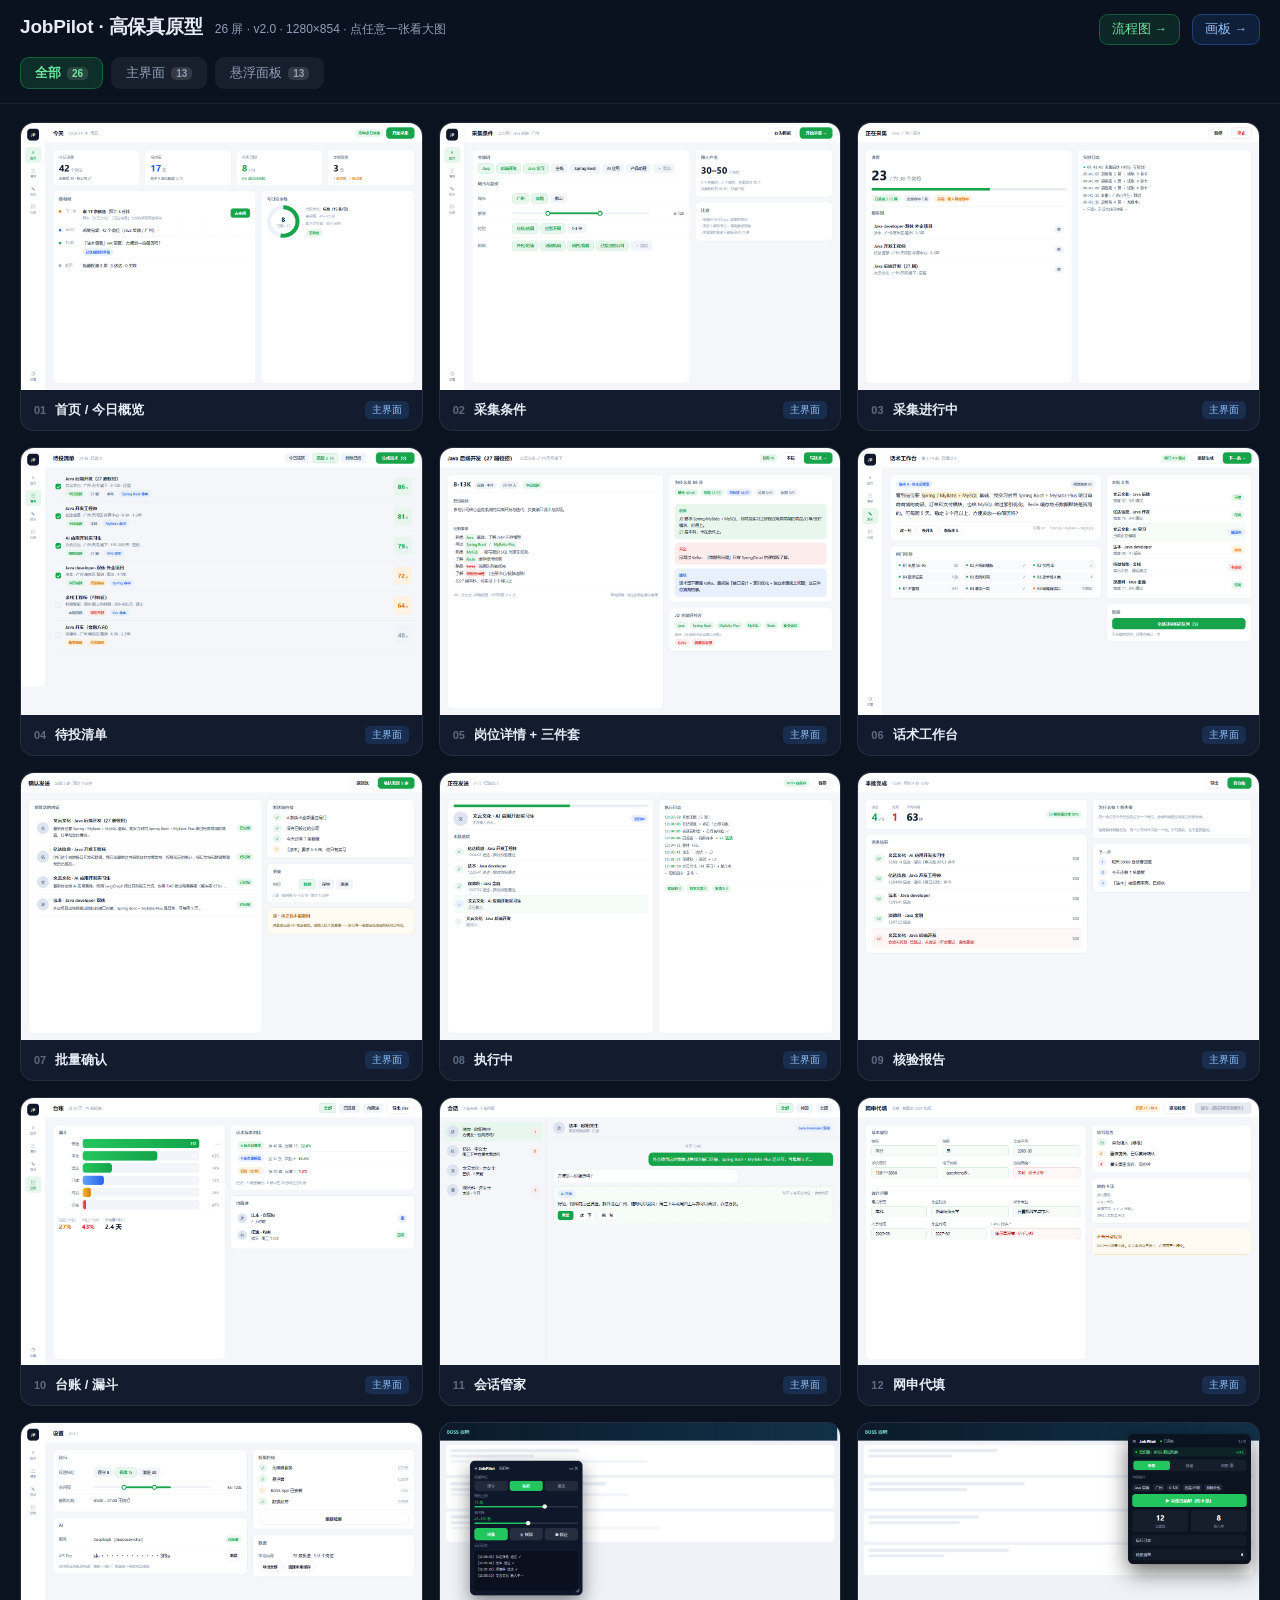
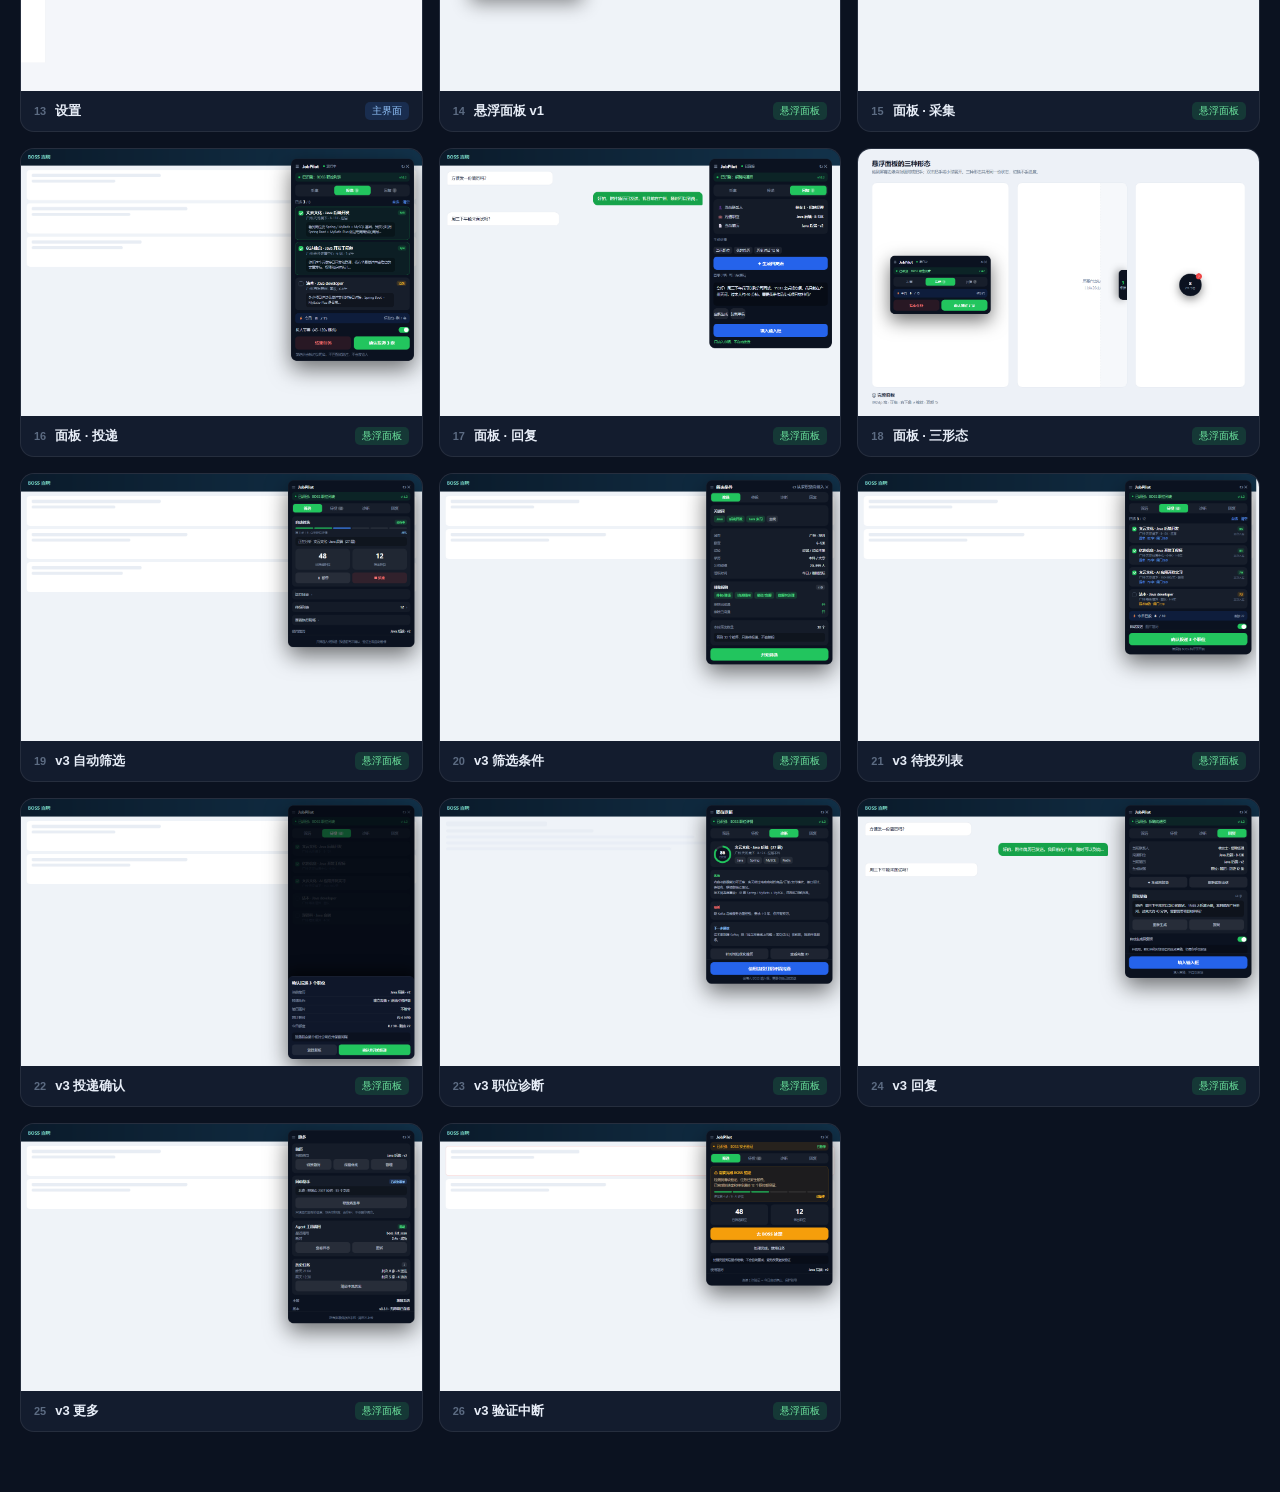
<file: design/index.html>
<!DOCTYPE html>
<html lang="zh-CN">
<head>
<meta charset="utf-8">
<meta name="viewport" content="width=device-width, initial-scale=1, viewport-fit=cover">
<meta name="theme-color" content="#0B1220">
<title>JobPilot · 原型 v2.0</title>
<style>
:root{
  --bg:#0B1220; --card:#131C2E; --line:rgba(255,255,255,.08);
  --ink:#E7EDF7; --sub:#8FA0B8; --faint:#5C6B82;
  --green:#22C55E; --blue:#3B82F6; --amber:#F59E0B;
}
*{box-sizing:border-box;margin:0;padding:0;-webkit-tap-highlight-color:transparent}
body{background:var(--bg);color:var(--ink);
  font-family:-apple-system,"Segoe UI","PingFang SC","Microsoft YaHei",sans-serif;
  padding:env(safe-area-inset-top) 0 env(safe-area-inset-bottom)}

/* 顶栏 */
header{position:sticky;top:0;z-index:20;background:rgba(11,18,32,.92);
  backdrop-filter:blur(14px);border-bottom:1px solid var(--line);padding:14px 20px 12px}
.hrow{display:flex;align-items:baseline;gap:12px;flex-wrap:wrap}
h1{font-size:19px;font-weight:700;letter-spacing:-.01em}
.meta{font-size:12px;color:var(--sub)}
.tabs{display:flex;gap:8px;margin-top:12px;overflow-x:auto;padding-bottom:2px}
.tab{flex:none;height:32px;padding:0 14px;border-radius:9px;background:rgba(255,255,255,.06);
  color:var(--sub);font-size:12.5px;display:flex;align-items:center;gap:6px;cursor:pointer;
  border:1px solid transparent;white-space:nowrap}
.tab.on{background:rgba(34,197,94,.16);color:#6EE7A0;border-color:rgba(34,197,94,.35);font-weight:600}
.tab b{font-size:10px;background:rgba(255,255,255,.12);border-radius:5px;padding:1px 5px;font-weight:600}

/* 网格 */
.grid{display:grid;gap:16px;padding:18px 20px 60px;
  grid-template-columns:repeat(auto-fill,minmax(300px,1fr))}
.card{background:var(--card);border:1px solid var(--line);border-radius:14px;overflow:hidden;
  cursor:pointer;transition:transform .15s ease,border-color .15s ease}
.card:hover{transform:translateY(-2px);border-color:rgba(34,197,94,.4)}
.card img{display:block;width:100%;aspect-ratio:3/2;object-fit:cover;background:#1A2438}
.cap{display:flex;align-items:center;gap:9px;padding:11px 13px}
.no{font-size:11px;font-weight:700;color:var(--faint);font-variant-numeric:tabular-nums}
.ttl{font-size:13px;font-weight:600}
.grp{margin-left:auto;font-size:10px;padding:2px 7px;border-radius:5px;
  background:rgba(59,130,246,.16);color:#93C5FD}
.grp.p{background:rgba(34,197,94,.16);color:#6EE7A0}

/* 大图查看器 */
.viewer{position:fixed;inset:0;background:rgba(4,8,16,.96);z-index:50;display:none;
  flex-direction:column;padding:env(safe-area-inset-top) 0 env(safe-area-inset-bottom)}
.viewer.on{display:flex}
.vbar{display:flex;align-items:center;gap:14px;padding:12px 18px;border-bottom:1px solid var(--line)}
.vbar .t{font-size:14px;font-weight:600}
.vbar .n{font-size:12px;color:var(--sub);font-variant-numeric:tabular-nums}
.vbar .x{margin-left:auto;width:34px;height:34px;border-radius:9px;background:rgba(255,255,255,.08);
  display:flex;align-items:center;justify-content:center;font-size:16px;cursor:pointer;color:var(--sub)}
.stage{flex:1;display:flex;align-items:center;justify-content:center;padding:16px;min-height:0}
.stage img{max-width:100%;max-height:100%;border-radius:10px;box-shadow:0 20px 60px rgba(0,0,0,.6)}
.nav{display:flex;gap:10px;padding:0 18px 18px}
.nav div{flex:1;height:44px;border-radius:11px;background:rgba(255,255,255,.08);
  display:flex;align-items:center;justify-content:center;font-size:13.5px;cursor:pointer;color:var(--ink)}
.nav div:hover{background:rgba(255,255,255,.14)}
.nav div.pri{background:var(--green);color:#04140A;font-weight:700}
.hint{font-size:11px;color:var(--faint);text-align:center;padding-bottom:10px}
@media (max-width:600px){
  .grid{grid-template-columns:1fr;gap:12px;padding:14px}
  h1{font-size:17px}
}
</style>
</head>
<body>

<header>
  <div class="hrow">
    <h1>JobPilot · 高保真原型</h1>
    <span class="meta" id="meta">26 屏 · v2.0 · 1280×854</span>
    <a href="flow.html" style="margin-left:auto;font-size:12.5px;color:#6EE7A0;text-decoration:none;
       border:1px solid rgba(34,197,94,.35);background:rgba(34,197,94,.12);border-radius:9px;
       padding:6px 12px">流程图 →</a>
    <a href="wireframes.html" style="font-size:12.5px;color:#93C5FD;text-decoration:none;
       border:1px solid rgba(59,130,246,.35);background:rgba(59,130,246,.12);border-radius:9px;
       padding:6px 12px">画板 →</a>
  </div>
  <div class="tabs" id="tabs"></div>
</header>

<div class="grid" id="grid"></div>

<div class="viewer" id="viewer">
  <div class="vbar">
    <span class="n" id="vno">01 / 26</span>
    <span class="t" id="vttl"></span>
    <div class="x" onclick="closeViewer()">✕</div>
  </div>
  <div class="stage"><img id="vimg" alt=""></div>
  <div class="nav">
    <div onclick="step(-1)">← 上一屏</div>
    <div class="pri" onclick="step(1)">下一屏 →</div>
  </div>
  <div class="hint">← → 翻页 · Esc 关闭 · 点击图片外区域也可关闭</div>
</div>

<script>
const SHOTS = [
  ['01-home','首页 / 今日概览','main'],
  ['02-collect-setup','采集条件','main'],
  ['03-collecting','采集进行中','main'],
  ['04-shortlist','待投清单','main'],
  ['05-job-detail','岗位详情 + 三件套','main'],
  ['06-greeting','话术工作台','main'],
  ['07-confirm','批量确认','main'],
  ['08-executing','执行中','main'],
  ['09-report','核验报告','main'],
  ['10-ledger','台账 / 漏斗','main'],
  ['11-chat','会话管家','main'],
  ['12-form','网申代填','main'],
  ['13-settings','设置','main'],
  ['14-overlay','悬浮面板 v1','panel'],
  ['15-panel-collect','面板 · 采集','panel'],
  ['16-panel-apply','面板 · 投递','panel'],
  ['17-panel-reply','面板 · 回复','panel'],
  ['18-panel-forms','面板 · 三形态','panel'],
  ['19-p3-screening','v3 自动筛选','panel'],
  ['20-p3-criteria','v3 筛选条件','panel'],
  ['21-p3-shortlist','v3 待投列表','panel'],
  ['22-p3-confirm','v3 投递确认','panel'],
  ['23-p3-diagnosis','v3 职位诊断','panel'],
  ['24-p3-reply','v3 回复','panel'],
  ['25-p3-more','v3 更多','panel'],
  ['26-p3-verify','v3 验证中断','panel']
];
const GROUPS = [['all','全部',SHOTS.length],['main','主界面',13],['panel','悬浮面板',13]];
let filter='all', cur=0, view=[];

function renderTabs(){
  document.getElementById('tabs').innerHTML = GROUPS.map(([k,label,n])=>
    `<div class="tab ${k===filter?'on':''}" onclick="setFilter('${k}')">${label}<b>${n}</b></div>`
  ).join('');
}
function setFilter(k){ filter=k; renderTabs(); renderGrid(); }

function renderGrid(){
  view = SHOTS.filter(s=> filter==='all' || s[2]===filter);
  document.getElementById('grid').innerHTML = view.map((s,i)=>{
    const no = SHOTS.indexOf(s)+1;
    return `<div class="card" onclick="openViewer(${i})">
      <img loading="lazy" src="shots/${s[0]}.png" alt="${s[1]}">
      <div class="cap"><span class="no">${String(no).padStart(2,'0')}</span>
        <span class="ttl">${s[1]}</span>
        <span class="grp ${s[2]==='panel'?'p':''}">${s[2]==='panel'?'悬浮面板':'主界面'}</span></div>
    </div>`;
  }).join('');
  document.getElementById('meta').textContent =
    `${view.length} 屏 · v2.0 · 1280×854 · 点任意一张看大图`;
}

function openViewer(i){
  cur = i;
  document.getElementById('viewer').classList.add('on');
  paint();
}
function closeViewer(){ document.getElementById('viewer').classList.remove('on'); }
function step(d){
  cur = (cur + d + view.length) % view.length;
  paint();
}
function paint(){
  const s = view[cur];
  const no = SHOTS.indexOf(s)+1;
  document.getElementById('vimg').src = `shots/${s[0]}.png`;
  document.getElementById('vno').textContent = String(no).padStart(2,'0') + ' / ' + SHOTS.length;
  document.getElementById('vttl').textContent = s[1];
}
document.addEventListener('keydown', e=>{
  if(!document.getElementById('viewer').classList.contains('on')) return;
  if(e.key==='ArrowRight') step(1);
  if(e.key==='ArrowLeft') step(-1);
  if(e.key==='Escape') closeViewer();
});
document.getElementById('viewer').addEventListener('click', e=>{
  if(e.target.id==='viewer') closeViewer();
});

renderTabs(); renderGrid();
</script>
</body>
</html>
</file>
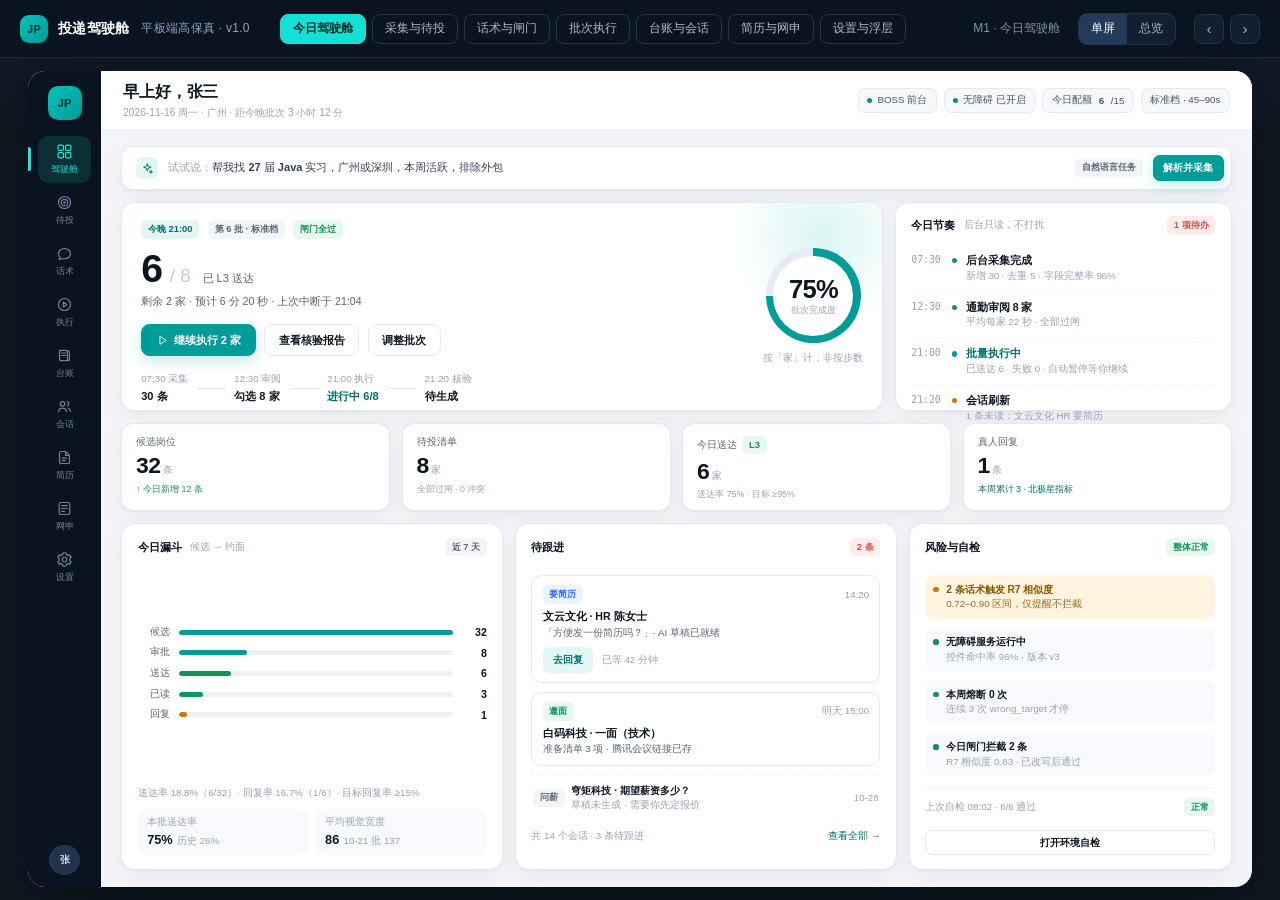
<file: 2026-11-16/tablet-feature-design/outputs/index.html>
<!DOCTYPE html>
<html lang="zh-CN">
<head>
<meta charset="utf-8">
<meta name="viewport" content="width=device-width,initial-scale=1">
<title>JobPilot 投递驾驶舱 · 平板端高保真原型 v1.0</title>
<link rel="stylesheet" href="styles.css?v=20261116">
</head>
<body>
<div id="board">
  <!-- 模块脚本按顺序注入 14 屏 -->
</div>
<script src="screens/m1.js?v=20261116"></script>
<script src="screens/m2.js?v=20261116"></script>
<script src="screens/m3.js?v=20261116b"></script>
<script src="screens/m4.js?v=20261116b"></script>
<script src="screens/m5.js?v=20261116"></script>
<script src="screens/m6.js?v=20261116"></script>
<script src="screens/m7.js?v=20261116b"></script>
<script src="app.js?v=20261116c"></script>
</body>
</html>
</file>
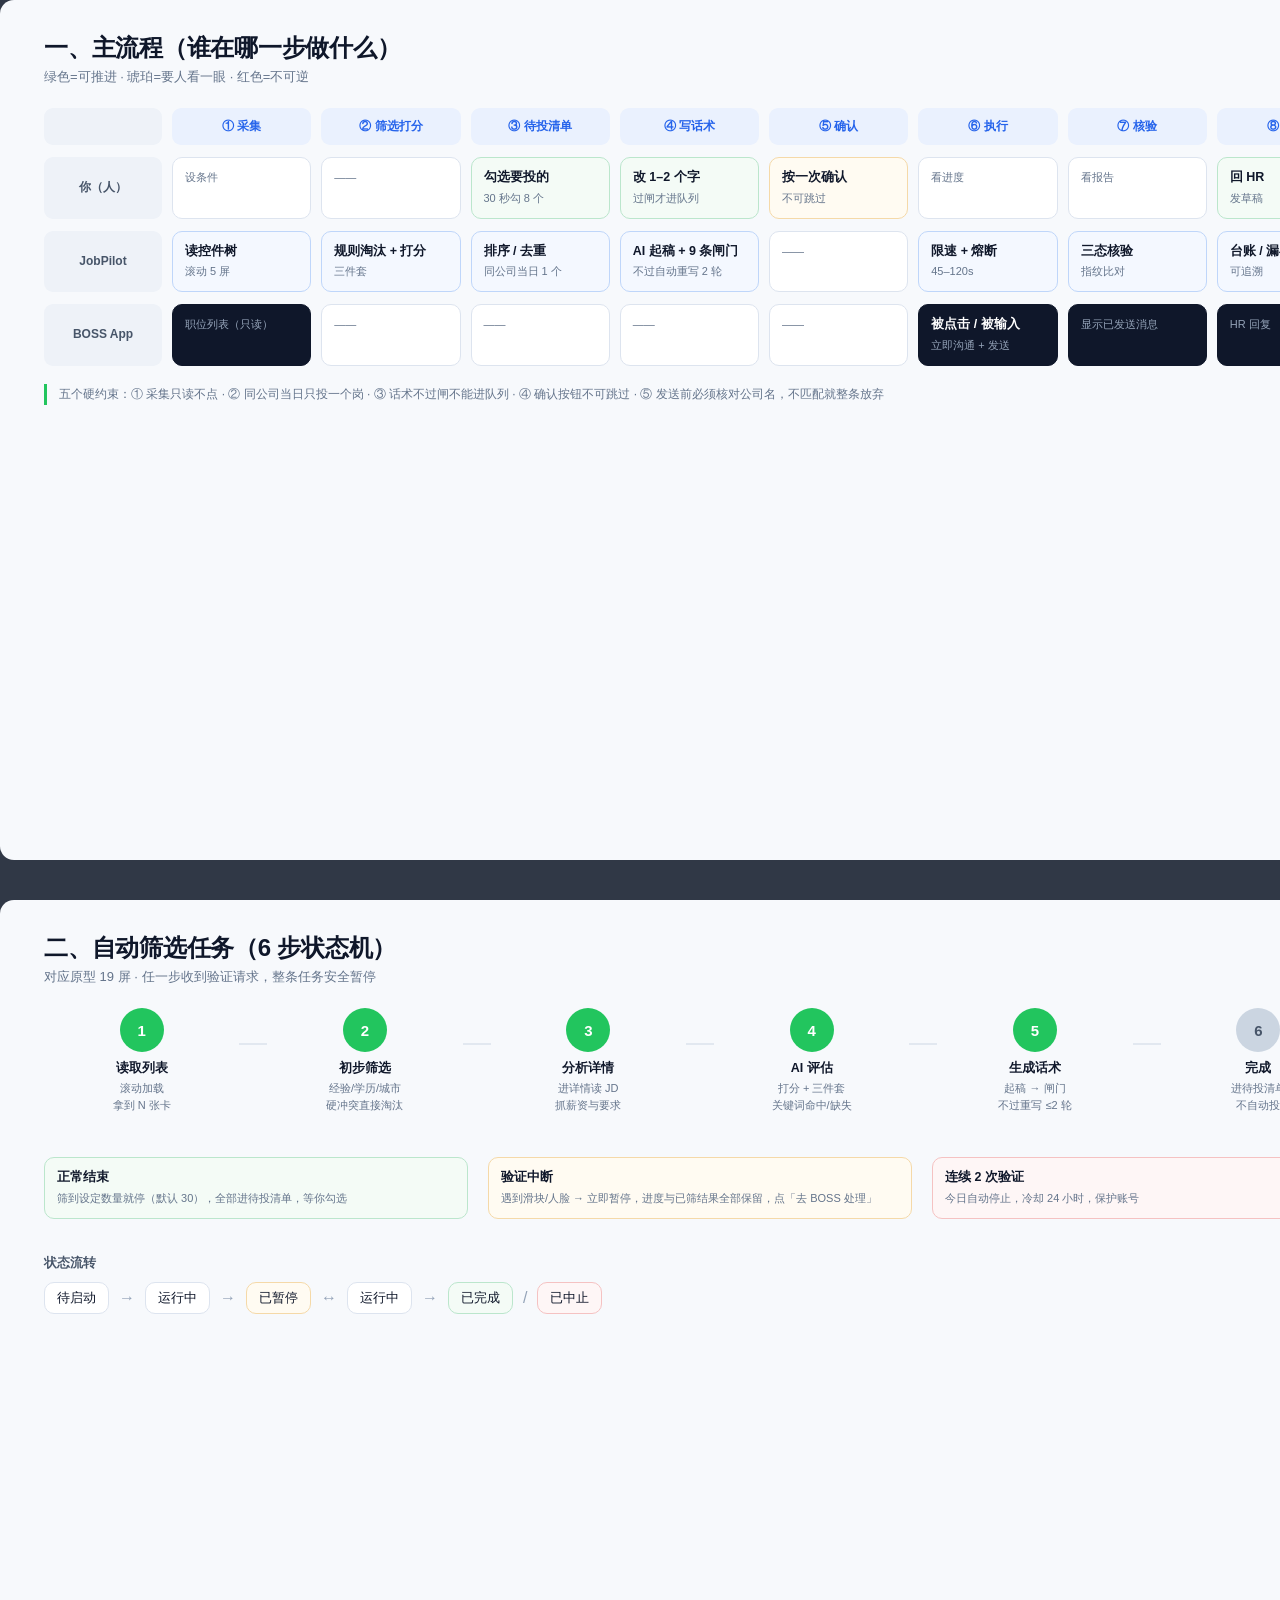
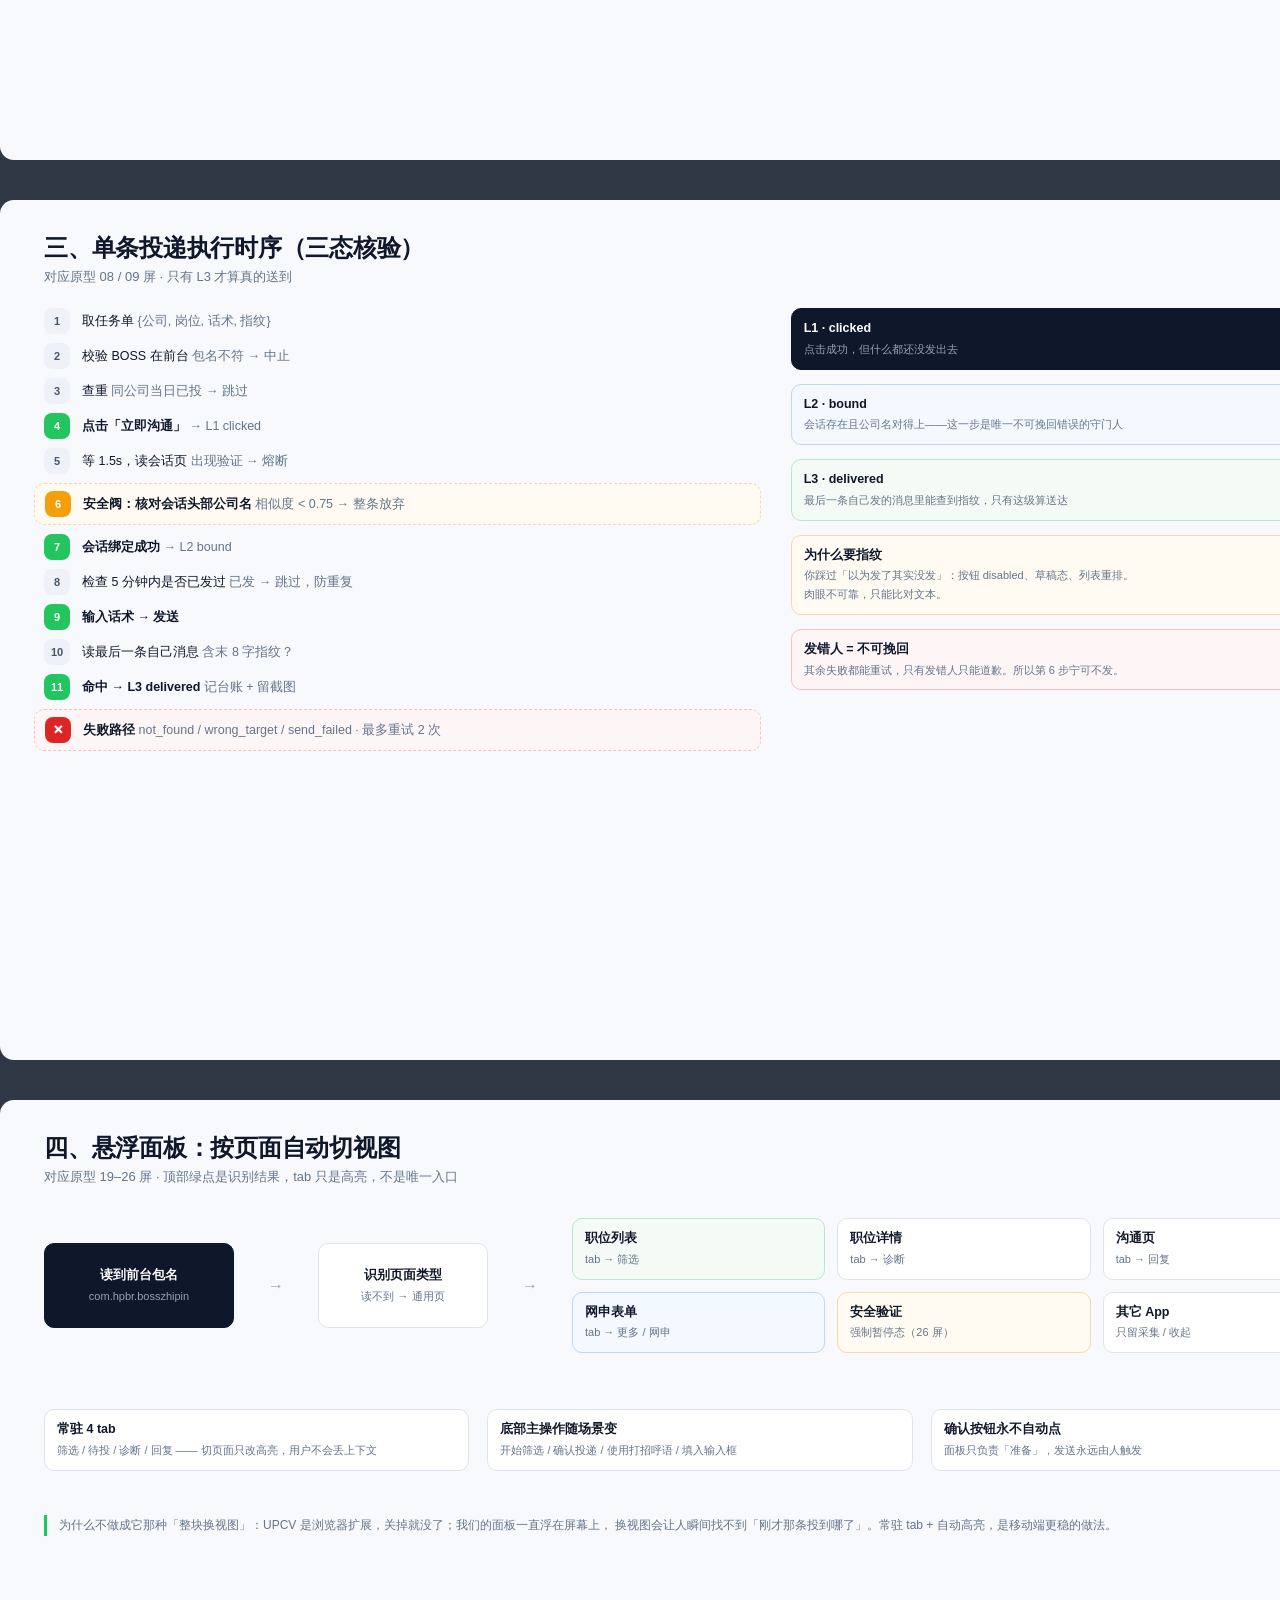
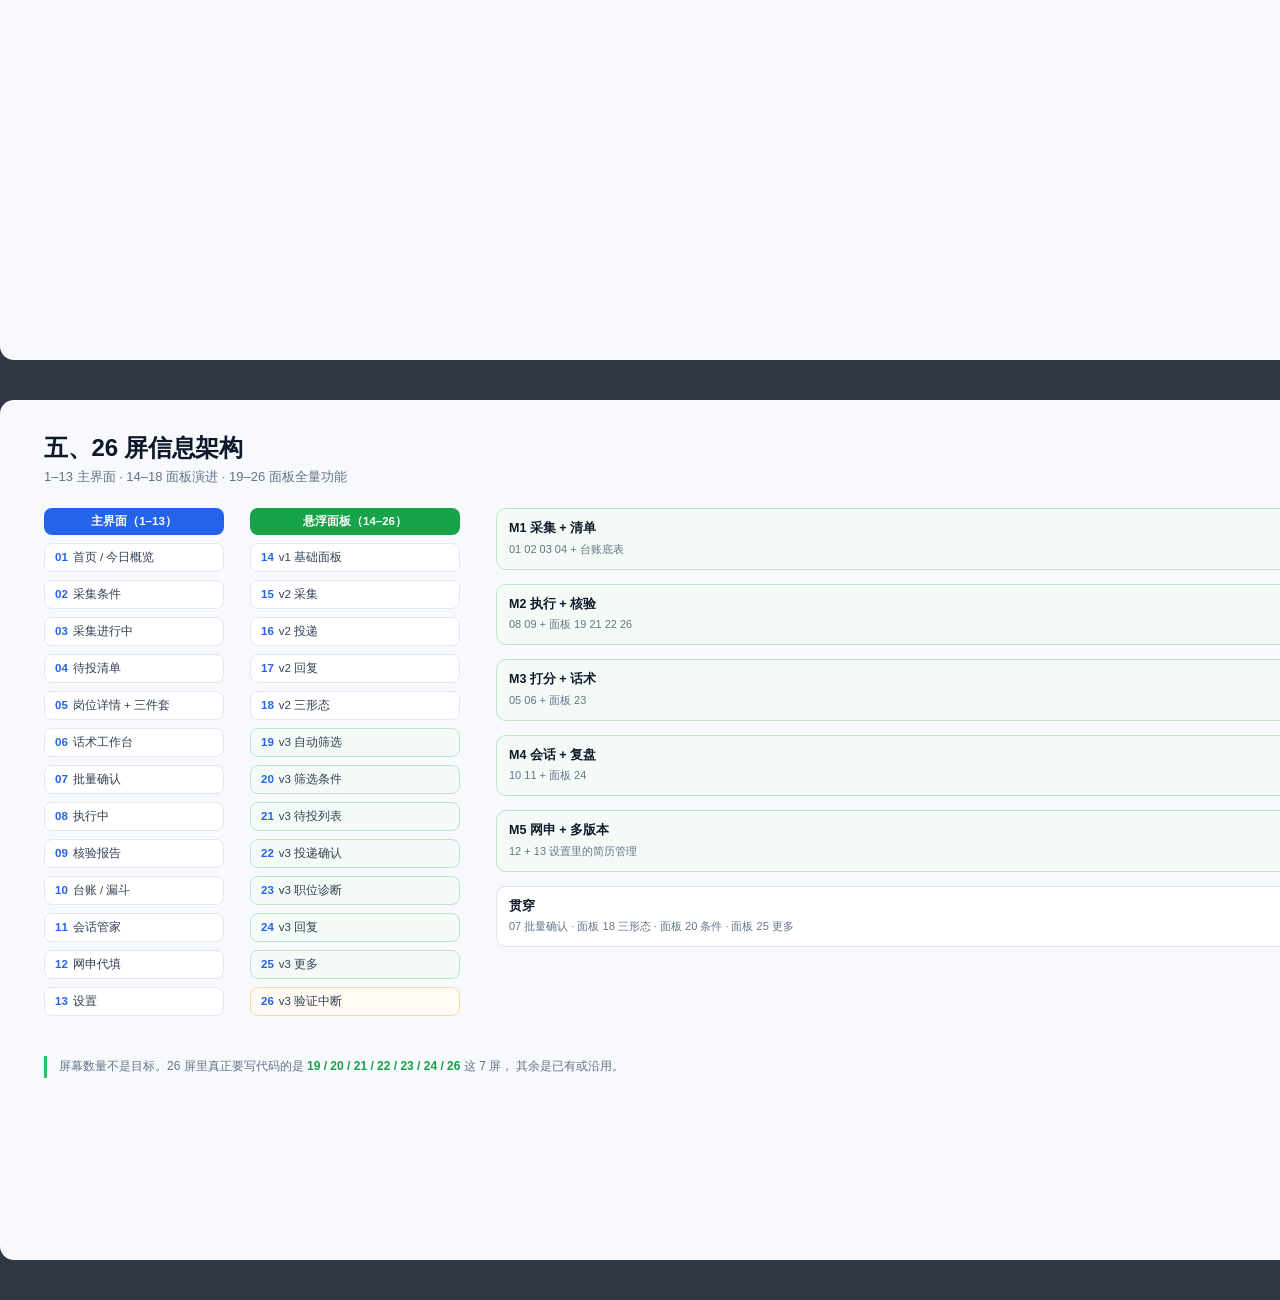
<file: design/flow.html>
<!DOCTYPE html>
<html lang="zh-CN">
<head>
<meta charset="utf-8">
<title>JobPilot · 流程图</title>
<style>
*{box-sizing:border-box;margin:0;padding:0}
body{background:#303846;font-family:-apple-system,"Segoe UI","PingFang SC","Microsoft YaHei",sans-serif}
.canvas{width:1400px;height:860px;background:#F7F9FC;position:relative;overflow:hidden;
        margin:0 auto 40px;border-radius:14px}
body.only .canvas{display:none;margin:0;border-radius:0}
body.only .canvas.on{display:block}
h2{position:absolute;left:44px;top:32px;font-size:24px;color:#0F172A;letter-spacing:-.01em}
.sub{position:absolute;left:44px;top:68px;font-size:13px;color:#64748B}
.body{position:absolute;left:44px;right:44px;top:108px;bottom:32px}

.box{background:#fff;border:1.5px solid #DDE4EF;border-radius:10px;padding:10px 12px;font-size:12.5px;
     color:#0F172A;line-height:1.5}
.box b{display:block;font-size:12.5px;font-weight:700;margin-bottom:2px}
.box span{color:#64748B;font-size:11px}
.box.green{border-color:#BBE6CC;background:#F4FBF6}
.box.blue{border-color:#BFD6FA;background:#F4F8FF}
.box.amber{border-color:#F5D9A8;background:#FFFBF2}
.box.red{border-color:#F5C2C2;background:#FEF6F6}
.box.dark{background:#0F172A;border-color:#0F172A;color:#fff}
.box.dark span{color:#94A3B8}
.arrow{color:#94A3B8;font-size:16px;display:flex;align-items:center;justify-content:center}
.lane{display:grid;grid-template-columns:118px repeat(8,1fr);gap:10px;align-items:stretch;margin-bottom:12px}
.lh{font-size:12px;font-weight:700;color:#475569;display:flex;align-items:center;justify-content:center;
    background:#EEF2F8;border-radius:9px;padding:10px 6px;text-align:center;line-height:1.4}
.colh{font-size:12px;font-weight:700;color:#2563EB;background:#EAF1FE;border-radius:9px;
      display:flex;align-items:center;justify-content:center;padding:10px 4px}
.cell{display:flex;flex-direction:column;gap:6px}
.note{margin-top:18px;font-size:12px;color:#64748B;line-height:1.8;border-left:3px solid #22C55E;
      padding-left:12px}
/* 状态机 */
.chain{display:flex;align-items:center;gap:0}
.step{flex:1;text-align:center}
.dia{width:44px;height:44px;border-radius:50%;background:#22C55E;color:#fff;font-weight:700;
     display:flex;align-items:center;justify-content:center;margin:0 auto 8px;font-size:15px}
.dia.gray{background:#CBD5E1;color:#475569}
.dia.blue{background:#3B82F6}
.step .t{font-size:12.5px;font-weight:700;color:#0F172A}
.step .d{font-size:11px;color:#64748B;margin-top:3px;line-height:1.5}
.line{height:2px;background:#E2E8F0;flex:0 0 28px;margin-top:-34px}
/* 时序 */
.seq{display:flex;flex-direction:column;gap:9px}
.sr{display:flex;align-items:center;gap:12px}
.si{width:26px;height:26px;border-radius:8px;background:#EEF2F8;color:#475569;font-size:11px;
    font-weight:700;display:flex;align-items:center;justify-content:center;flex:none}
.sr.act .si{background:#22C55E;color:#fff}
.sr.gate .si{background:#F59E0B;color:#fff}
.sr.fail .si{background:#DC2626;color:#fff}
.st{font-size:12.5px;color:#0F172A}
.st span{color:#64748B}
.sr.gate{background:#FFFBF2;border:1px dashed #F5D9A8;border-radius:10px;padding:7px 10px;margin:0 -10px}
.sr.fail{background:#FEF6F6;border:1px dashed #F5C2C2;border-radius:10px;padding:7px 10px;margin:0 -10px}
/* 树 */
.tree{display:flex;gap:26px;align-items:flex-start}
.troot{min-width:150px}
.tgroup{display:flex;flex-direction:column;gap:8px}
.titem{font-size:11.5px;color:#334155;background:#fff;border:1px solid #E2E8F0;border-radius:8px;
       padding:6px 10px;white-space:nowrap}
.titem b{color:#2563EB;margin-right:5px}
.tcol{display:flex;flex-direction:column;gap:8px}
.tcol .th{font-size:11.5px;font-weight:700;color:#fff;background:#334155;border-radius:8px;padding:6px 10px;text-align:center}
</style>
</head>
<body>

<!-- 1 总流程泳道 -->
<div class="canvas" id="f1">
  <h2>一、主流程（谁在哪一步做什么）</h2>
  <div class="sub">绿色=可推进 · 琥珀=要人看一眼 · 红色=不可逆</div>
  <div class="body">
    <div class="lane">
      <div class="lh"></div>
      <div class="colh">① 采集</div><div class="colh">② 筛选打分</div><div class="colh">③ 待投清单</div>
      <div class="colh">④ 写话术</div><div class="colh">⑤ 确认</div><div class="colh">⑥ 执行</div>
      <div class="colh">⑦ 核验</div><div class="colh">⑧ 跟进</div>
    </div>
    <div class="lane">
      <div class="lh">你（人）</div>
      <div class="box"><span>设条件</span></div>
      <div class="box"><span>——</span></div>
      <div class="box green"><b>勾选要投的</b><span>30 秒勾 8 个</span></div>
      <div class="box green"><b>改 1–2 个字</b><span>过闸才进队列</span></div>
      <div class="box amber"><b>按一次确认</b><span>不可跳过</span></div>
      <div class="box"><span>看进度</span></div>
      <div class="box"><span>看报告</span></div>
      <div class="box green"><b>回 HR</b><span>发草稿</span></div>
    </div>
    <div class="lane">
      <div class="lh">JobPilot</div>
      <div class="box blue"><b>读控件树</b><span>滚动 5 屏</span></div>
      <div class="box blue"><b>规则淘汰 + 打分</b><span>三件套</span></div>
      <div class="box blue"><b>排序 / 去重</b><span>同公司当日 1 个</span></div>
      <div class="box blue"><b>AI 起稿 + 9 条闸门</b><span>不过自动重写 2 轮</span></div>
      <div class="box"><span>——</span></div>
      <div class="box blue"><b>限速 + 熔断</b><span>45–120s</span></div>
      <div class="box blue"><b>三态核验</b><span>指纹比对</span></div>
      <div class="box blue"><b>台账 / 漏斗</b><span>可追溯</span></div>
    </div>
    <div class="lane">
      <div class="lh">BOSS App</div>
      <div class="box dark"><span>职位列表（只读）</span></div>
      <div class="box"><span>——</span></div>
      <div class="box"><span>——</span></div>
      <div class="box"><span>——</span></div>
      <div class="box"><span>——</span></div>
      <div class="box dark"><b>被点击 / 被输入</b><span>立即沟通 + 发送</span></div>
      <div class="box dark"><span>显示已发送消息</span></div>
      <div class="box dark"><span>HR 回复</span></div>
    </div>
    <div class="note">
      五个硬约束：① 采集只读不点 · ② 同公司当日只投一个岗 · ③ 话术不过闸不能进队列 ·
      ④ 确认按钮不可跳过 · ⑤ 发送前必须核对公司名，不匹配就整条放弃
    </div>
  </div>
</div>

<!-- 2 自动筛选 6 步 -->
<div class="canvas" id="f2">
  <h2>二、自动筛选任务（6 步状态机）</h2>
  <div class="sub">对应原型 19 屏 · 任一步收到验证请求，整条任务安全暂停</div>
  <div class="body">
    <div class="chain">
      <div class="step"><div class="dia">1</div><div class="t">读取列表</div><div class="d">滚动加载<br>拿到 N 张卡</div></div>
      <div class="line"></div>
      <div class="step"><div class="dia">2</div><div class="t">初步筛选</div><div class="d">经验/学历/城市<br>硬冲突直接淘汰</div></div>
      <div class="line"></div>
      <div class="step"><div class="dia">3</div><div class="t">分析详情</div><div class="d">进详情读 JD<br>抓薪资与要求</div></div>
      <div class="line"></div>
      <div class="step"><div class="dia">4</div><div class="t">AI 评估</div><div class="d">打分 + 三件套<br>关键词命中/缺失</div></div>
      <div class="line"></div>
      <div class="step"><div class="dia">5</div><div class="t">生成话术</div><div class="d">起稿 → 闸门<br>不过重写 ≤2 轮</div></div>
      <div class="line"></div>
      <div class="step"><div class="dia gray">6</div><div class="t">完成</div><div class="d">进待投清单<br>不自动投</div></div>
    </div>

    <div style="margin-top:44px;display:flex;gap:20px">
      <div class="box green" style="flex:1"><b>正常结束</b><span>筛到设定数量就停（默认 30），全部进待投清单，等你勾选</span></div>
      <div class="box amber" style="flex:1"><b>验证中断</b><span>遇到滑块/人脸 → 立即暂停，进度与已筛结果全部保留，点「去 BOSS 处理」</span></div>
      <div class="box red" style="flex:1"><b>连续 2 次验证</b><span>今日自动停止，冷却 24 小时，保护账号</span></div>
    </div>

    <div style="margin-top:36px">
      <div style="font-size:12.5px;font-weight:700;color:#475569;margin-bottom:10px">状态流转</div>
      <div style="display:flex;align-items:center;gap:10px;font-size:12px;color:#334155">
        <span class="box" style="padding:6px 12px">待启动</span><span class="arrow">→</span>
        <span class="box" style="padding:6px 12px">运行中</span><span class="arrow">→</span>
        <span class="box amber" style="padding:6px 12px">已暂停</span><span class="arrow">↔</span>
        <span class="box" style="padding:6px 12px">运行中</span><span class="arrow">→</span>
        <span class="box green" style="padding:6px 12px">已完成</span>
        <span class="arrow">/</span>
        <span class="box red" style="padding:6px 12px">已中止</span>
      </div>
    </div>
  </div>
</div>

<!-- 3 投递执行时序 -->
<div class="canvas" id="f3">
  <h2>三、单条投递执行时序（三态核验）</h2>
  <div class="sub">对应原型 08 / 09 屏 · 只有 L3 才算真的送到</div>
  <div class="body" style="display:flex;gap:40px">
    <div class="seq" style="flex:1.25">
      <div class="sr"><div class="si">1</div><div class="st">取任务单 <span>{公司, 岗位, 话术, 指纹}</span></div></div>
      <div class="sr"><div class="si">2</div><div class="st">校验 BOSS 在前台 <span>包名不符 → 中止</span></div></div>
      <div class="sr"><div class="si">3</div><div class="st">查重 <span>同公司当日已投 → 跳过</span></div></div>
      <div class="sr act"><div class="si">4</div><div class="st"><b>点击「立即沟通」</b> <span>→ L1 clicked</span></div></div>
      <div class="sr"><div class="si">5</div><div class="st">等 1.5s，读会话页 <span>出现验证 → 熔断</span></div></div>
      <div class="sr gate"><div class="si">6</div><div class="st"><b>安全阀：核对会话头部公司名</b> <span>相似度 &lt; 0.75 → 整条放弃</span></div></div>
      <div class="sr act"><div class="si">7</div><div class="st"><b>会话绑定成功</b> <span>→ L2 bound</span></div></div>
      <div class="sr"><div class="si">8</div><div class="st">检查 5 分钟内是否已发过 <span>已发 → 跳过，防重复</span></div></div>
      <div class="sr act"><div class="si">9</div><div class="st"><b>输入话术 → 发送</b></div></div>
      <div class="sr"><div class="si">10</div><div class="st">读最后一条自己消息 <span>含末 8 字指纹？</span></div></div>
      <div class="sr act"><div class="si">11</div><div class="st"><b>命中 → L3 delivered</b> <span>记台账 + 留截图</span></div></div>
      <div class="sr fail"><div class="si">✕</div><div class="st"><b>失败路径</b> <span>not_found / wrong_target / send_failed · 最多重试 2 次</span></div></div>
    </div>
    <div style="flex:1;display:flex;flex-direction:column;gap:14px">
      <div class="box dark"><b>L1 · clicked</b><span>点击成功，但什么都还没发出去</span></div>
      <div class="box blue"><b>L2 · bound</b><span>会话存在且公司名对得上——这一步是唯一不可挽回错误的守门人</span></div>
      <div class="box green"><b>L3 · delivered</b><span>最后一条自己发的消息里能查到指纹，只有这级算送达</span></div>
      <div class="box amber"><b>为什么要指纹</b><span>你踩过「以为发了其实没发」：按钮 disabled、草稿态、列表重排。<br>肉眼不可靠，只能比对文本。</span></div>
      <div class="box red"><b>发错人 = 不可挽回</b><span>其余失败都能重试，只有发错人只能道歉。所以第 6 步宁可不发。</span></div>
    </div>
  </div>
</div>

<!-- 4 面板状态机 -->
<div class="canvas" id="f4">
  <h2>四、悬浮面板：按页面自动切视图</h2>
  <div class="sub">对应原型 19–26 屏 · 顶部绿点是识别结果，tab 只是高亮，不是唯一入口</div>
  <div class="body">
    <div style="display:flex;align-items:center;gap:34px;margin-top:10px">
      <div class="box dark" style="width:190px;text-align:center;padding:22px 12px">
        <b>读到前台包名</b><span>com.hpbr.bosszhipin</span></div>
      <div class="arrow">→</div>
      <div class="box" style="width:170px;text-align:center;padding:22px 12px">
        <b>识别页面类型</b><span>读不到 → 通用页</span></div>
      <div class="arrow">→</div>
      <div style="display:flex;flex-direction:column;gap:12px;flex:1">
        <div style="display:flex;gap:12px;align-items:center">
          <div class="box green" style="flex:1"><b>职位列表</b><span>tab → 筛选</span></div>
          <div class="box" style="flex:1"><b>职位详情</b><span>tab → 诊断</span></div>
          <div class="box" style="flex:1"><b>沟通页</b><span>tab → 回复</span></div>
        </div>
        <div style="display:flex;gap:12px;align-items:center">
          <div class="box blue" style="flex:1"><b>网申表单</b><span>tab → 更多 / 网申</span></div>
          <div class="box amber" style="flex:1"><b>安全验证</b><span>强制暂停态（26 屏）</span></div>
          <div class="box" style="flex:1"><b>其它 App</b><span>只留采集 / 收起</span></div>
        </div>
      </div>
    </div>

    <div style="margin-top:56px;display:flex;gap:18px">
      <div class="box" style="flex:1"><b>常驻 4 tab</b><span>筛选 / 待投 / 诊断 / 回复 —— 切页面只改高亮，用户不会丢上下文</span></div>
      <div class="box" style="flex:1"><b>底部主操作随场景变</b><span>开始筛选 / 确认投递 / 使用打招呼语 / 填入输入框</span></div>
      <div class="box" style="flex:1"><b>确认按钮永不自动点</b><span>面板只负责「准备」，发送永远由人触发</span></div>
    </div>

    <div class="note" style="margin-top:44px">
      为什么不做成它那种「整块换视图」：UPCV 是浏览器扩展，关掉就没了；我们的面板一直浮在屏幕上，
      换视图会让人瞬间找不到「刚才那条投到哪了」。常驻 tab + 自动高亮，是移动端更稳的做法。
    </div>
  </div>
</div>

<!-- 5 页面地图 -->
<div class="canvas" id="f5">
  <h2>五、26 屏信息架构</h2>
  <div class="sub">1–13 主界面 · 14–18 面板演进 · 19–26 面板全量功能</div>
  <div class="body">
    <div class="tree">
      <div class="tcol" style="width:180px">
        <div class="th" style="background:#2563EB">主界面（1–13）</div>
        <div class="titem"><b>01</b>首页 / 今日概览</div>
        <div class="titem"><b>02</b>采集条件</div>
        <div class="titem"><b>03</b>采集进行中</div>
        <div class="titem"><b>04</b>待投清单</div>
        <div class="titem"><b>05</b>岗位详情 + 三件套</div>
        <div class="titem"><b>06</b>话术工作台</div>
        <div class="titem"><b>07</b>批量确认</div>
        <div class="titem"><b>08</b>执行中</div>
        <div class="titem"><b>09</b>核验报告</div>
        <div class="titem"><b>10</b>台账 / 漏斗</div>
        <div class="titem"><b>11</b>会话管家</div>
        <div class="titem"><b>12</b>网申代填</div>
        <div class="titem"><b>13</b>设置</div>
      </div>
      <div class="tcol" style="width:210px">
        <div class="th" style="background:#16A34A">悬浮面板（14–26）</div>
        <div class="titem"><b>14</b>v1 基础面板</div>
        <div class="titem"><b>15</b>v2 采集</div>
        <div class="titem"><b>16</b>v2 投递</div>
        <div class="titem"><b>17</b>v2 回复</div>
        <div class="titem"><b>18</b>v2 三形态</div>
        <div class="titem" style="border-color:#BBE6CC;background:#F4FBF6"><b>19</b>v3 自动筛选</div>
        <div class="titem" style="border-color:#BBE6CC;background:#F4FBF6"><b>20</b>v3 筛选条件</div>
        <div class="titem" style="border-color:#BBE6CC;background:#F4FBF6"><b>21</b>v3 待投列表</div>
        <div class="titem" style="border-color:#BBE6CC;background:#F4FBF6"><b>22</b>v3 投递确认</div>
        <div class="titem" style="border-color:#BBE6CC;background:#F4FBF6"><b>23</b>v3 职位诊断</div>
        <div class="titem" style="border-color:#BBE6CC;background:#F4FBF6"><b>24</b>v3 回复</div>
        <div class="titem" style="border-color:#BBE6CC;background:#F4FBF6"><b>25</b>v3 更多</div>
        <div class="titem" style="border-color:#F5D9A8;background:#FFFBF2"><b>26</b>v3 验证中断</div>
      </div>
      <div style="flex:1;display:flex;flex-direction:column;gap:14px;padding-left:10px">
        <div class="box green"><b>M1 采集 + 清单</b><span>01 02 03 04 + 台账底表</span></div>
        <div class="box green"><b>M2 执行 + 核验</b><span>08 09 + 面板 19 21 22 26</span></div>
        <div class="box green"><b>M3 打分 + 话术</b><span>05 06 + 面板 23</span></div>
        <div class="box green"><b>M4 会话 + 复盘</b><span>10 11 + 面板 24</span></div>
        <div class="box green"><b>M5 网申 + 多版本</b><span>12 + 13 设置里的简历管理</span></div>
        <div class="box"><b>贯穿</b><span>07 批量确认 · 面板 18 三形态 · 面板 20 条件 · 面板 25 更多</span></div>
      </div>
    </div>

    <div class="note" style="margin-top:40px">
      屏幕数量不是目标。26 屏里真正要写代码的是 <b style="color:#16A34A">19 / 20 / 21 / 22 / 23 / 24 / 26</b> 这 7 屏，
      其余是已有或沿用。
    </div>
  </div>
</div>

<script>
const p = new URLSearchParams(location.search);
const only = p.get('only');
if (only) {
  document.body.classList.add('only');
  const el = document.getElementById('f' + only);
  if (el) el.classList.add('on');
}
</script>
</body>
</html>
</file>
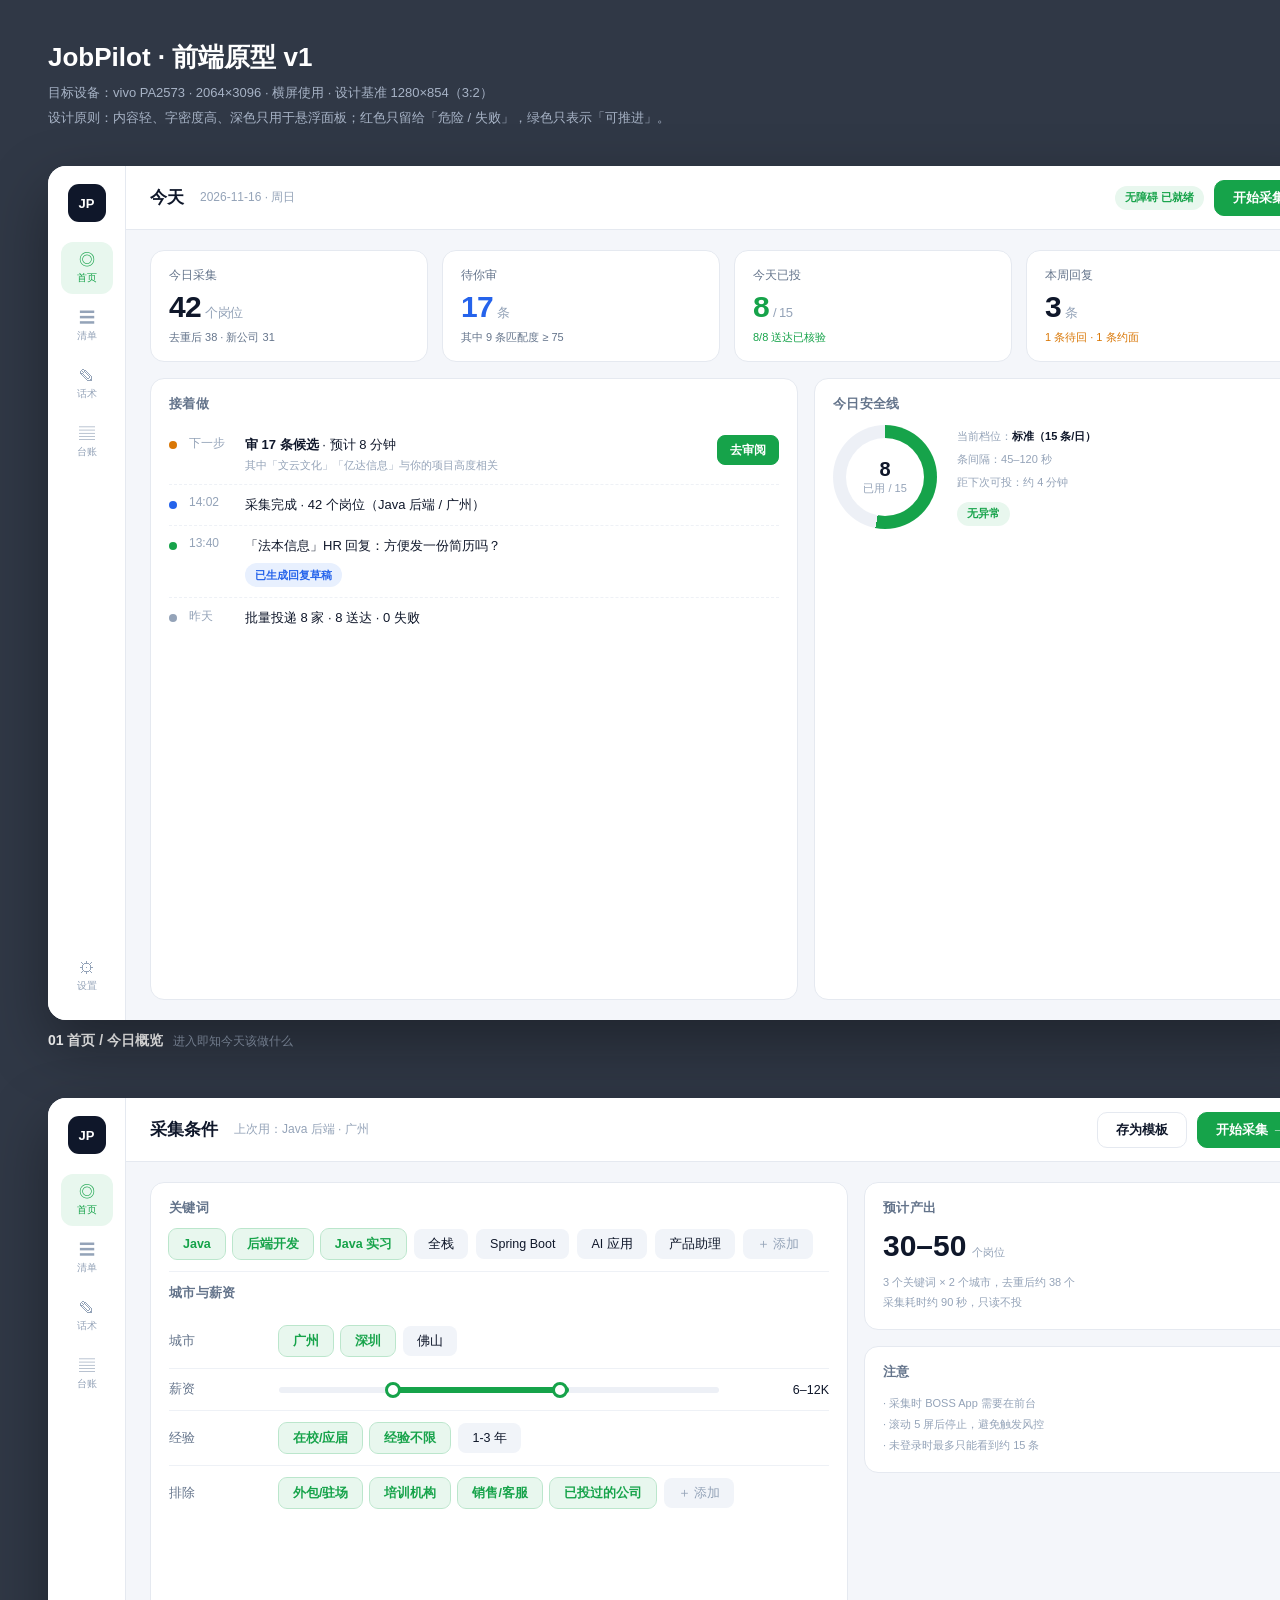
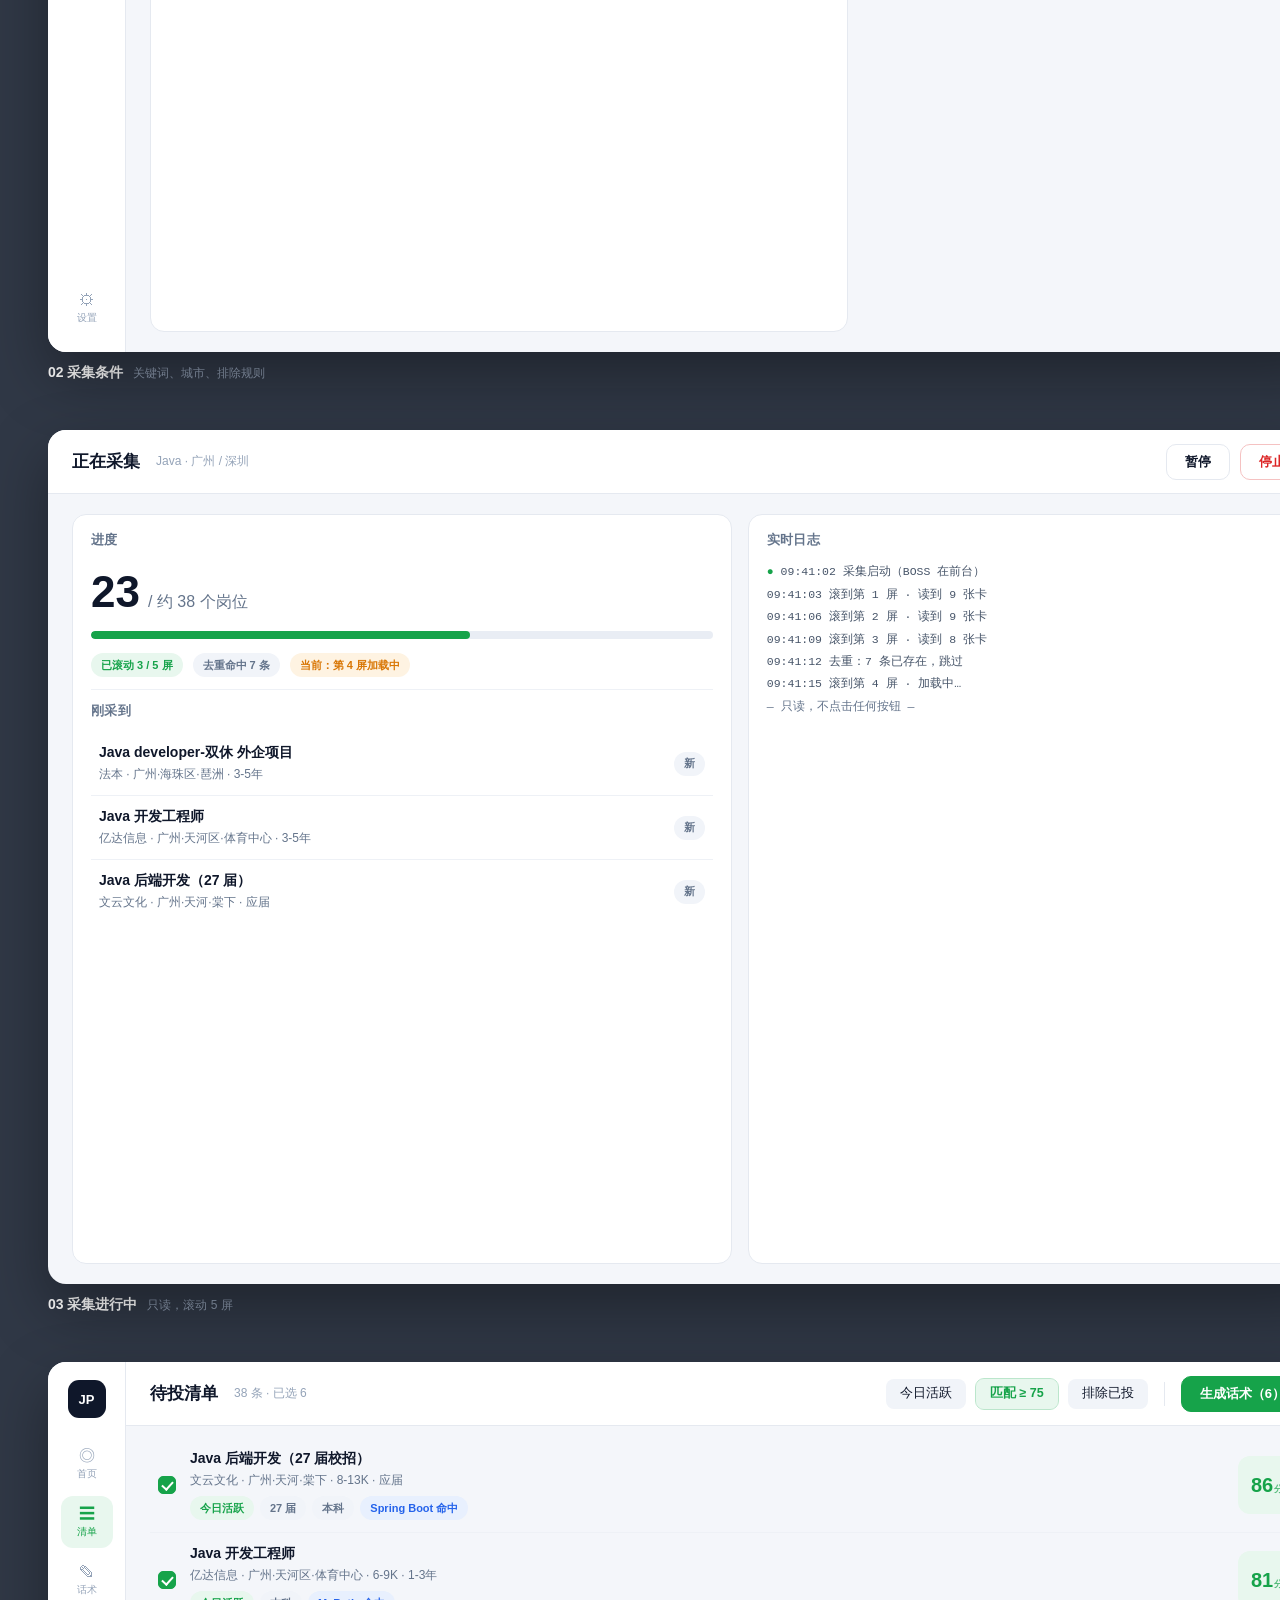
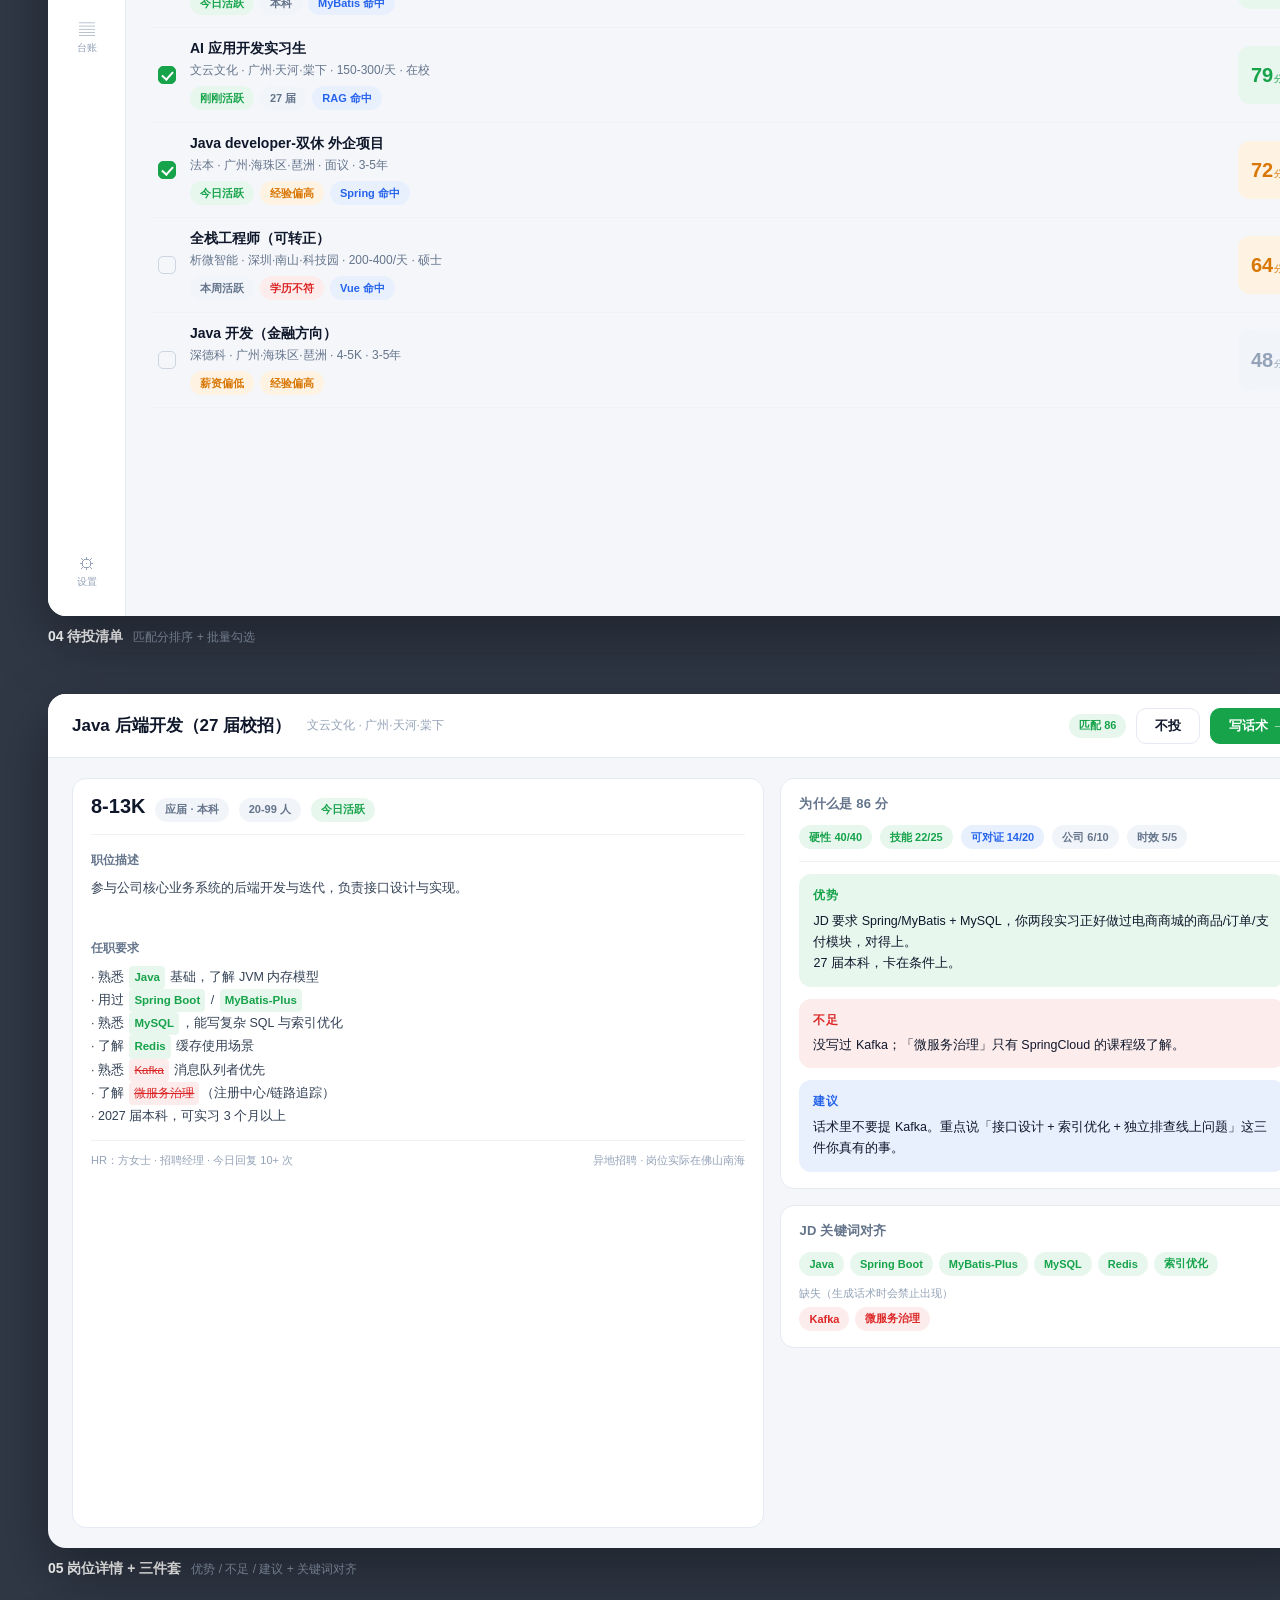
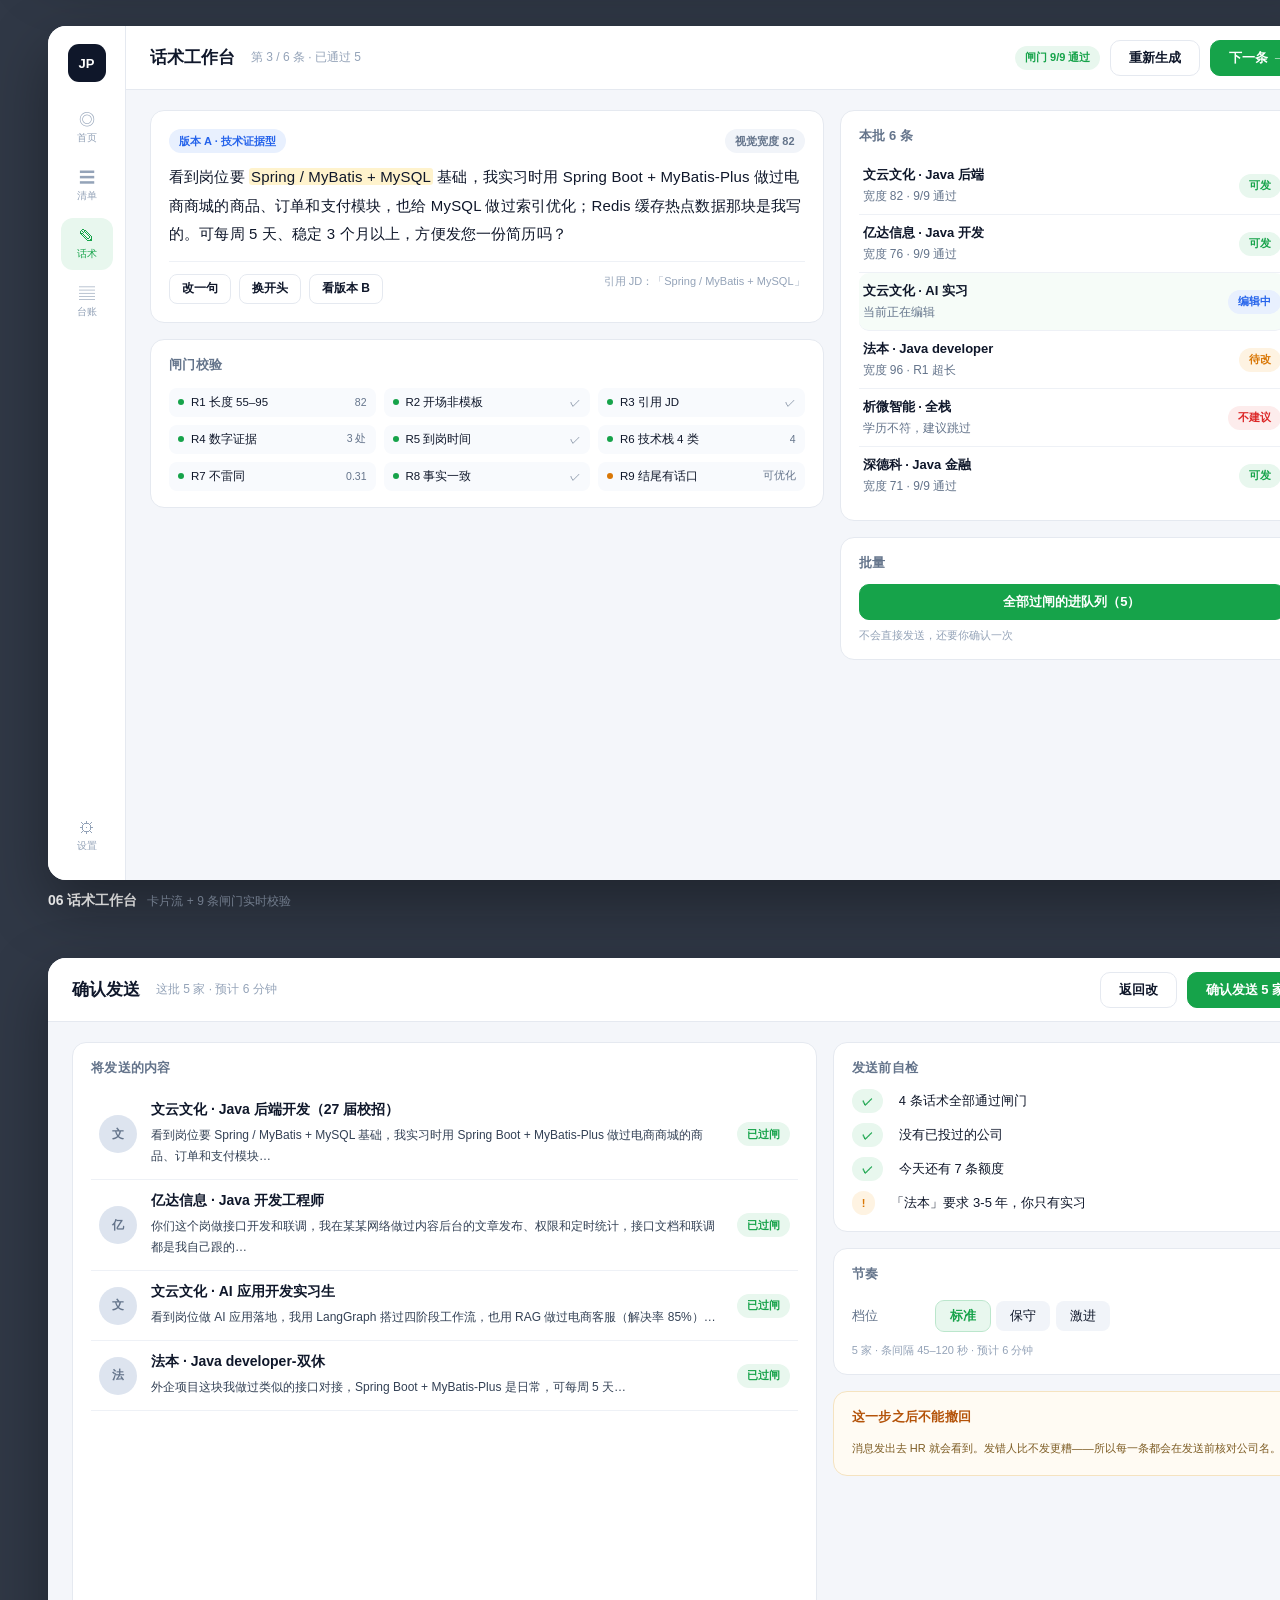
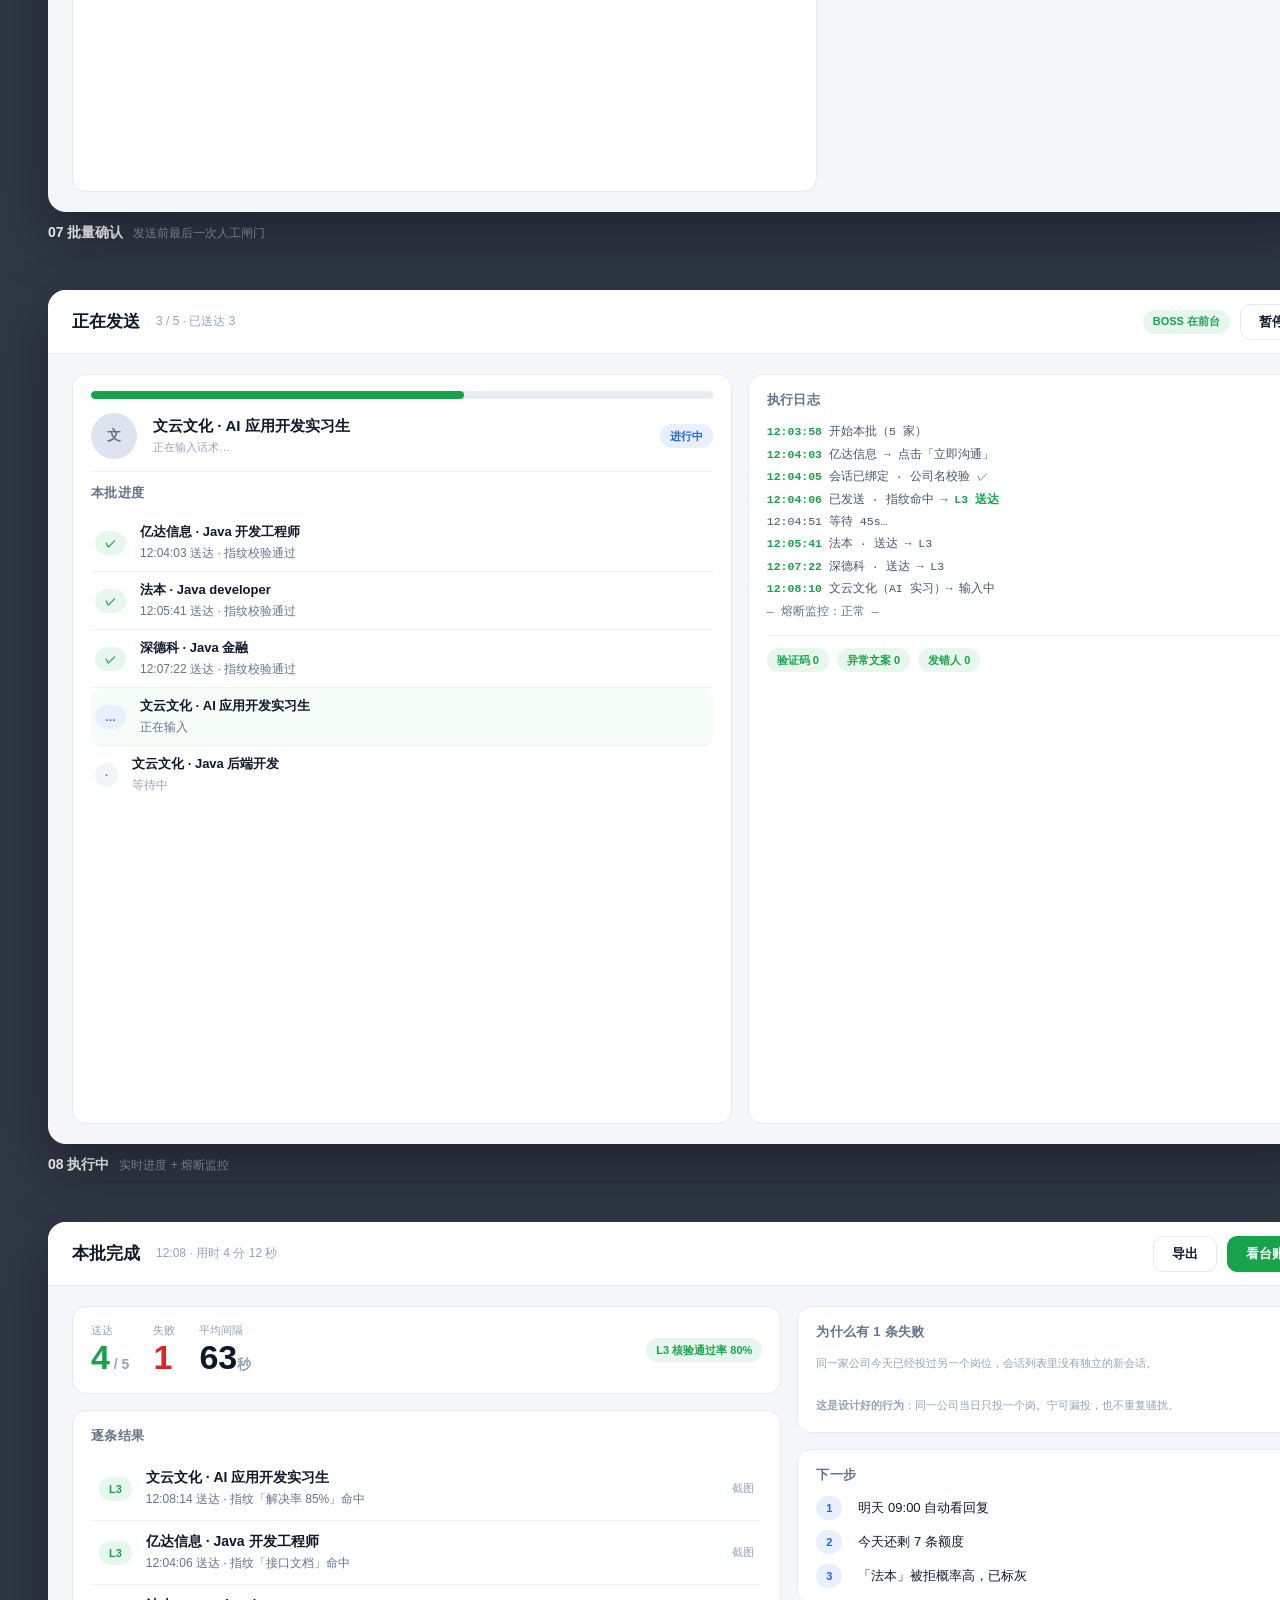
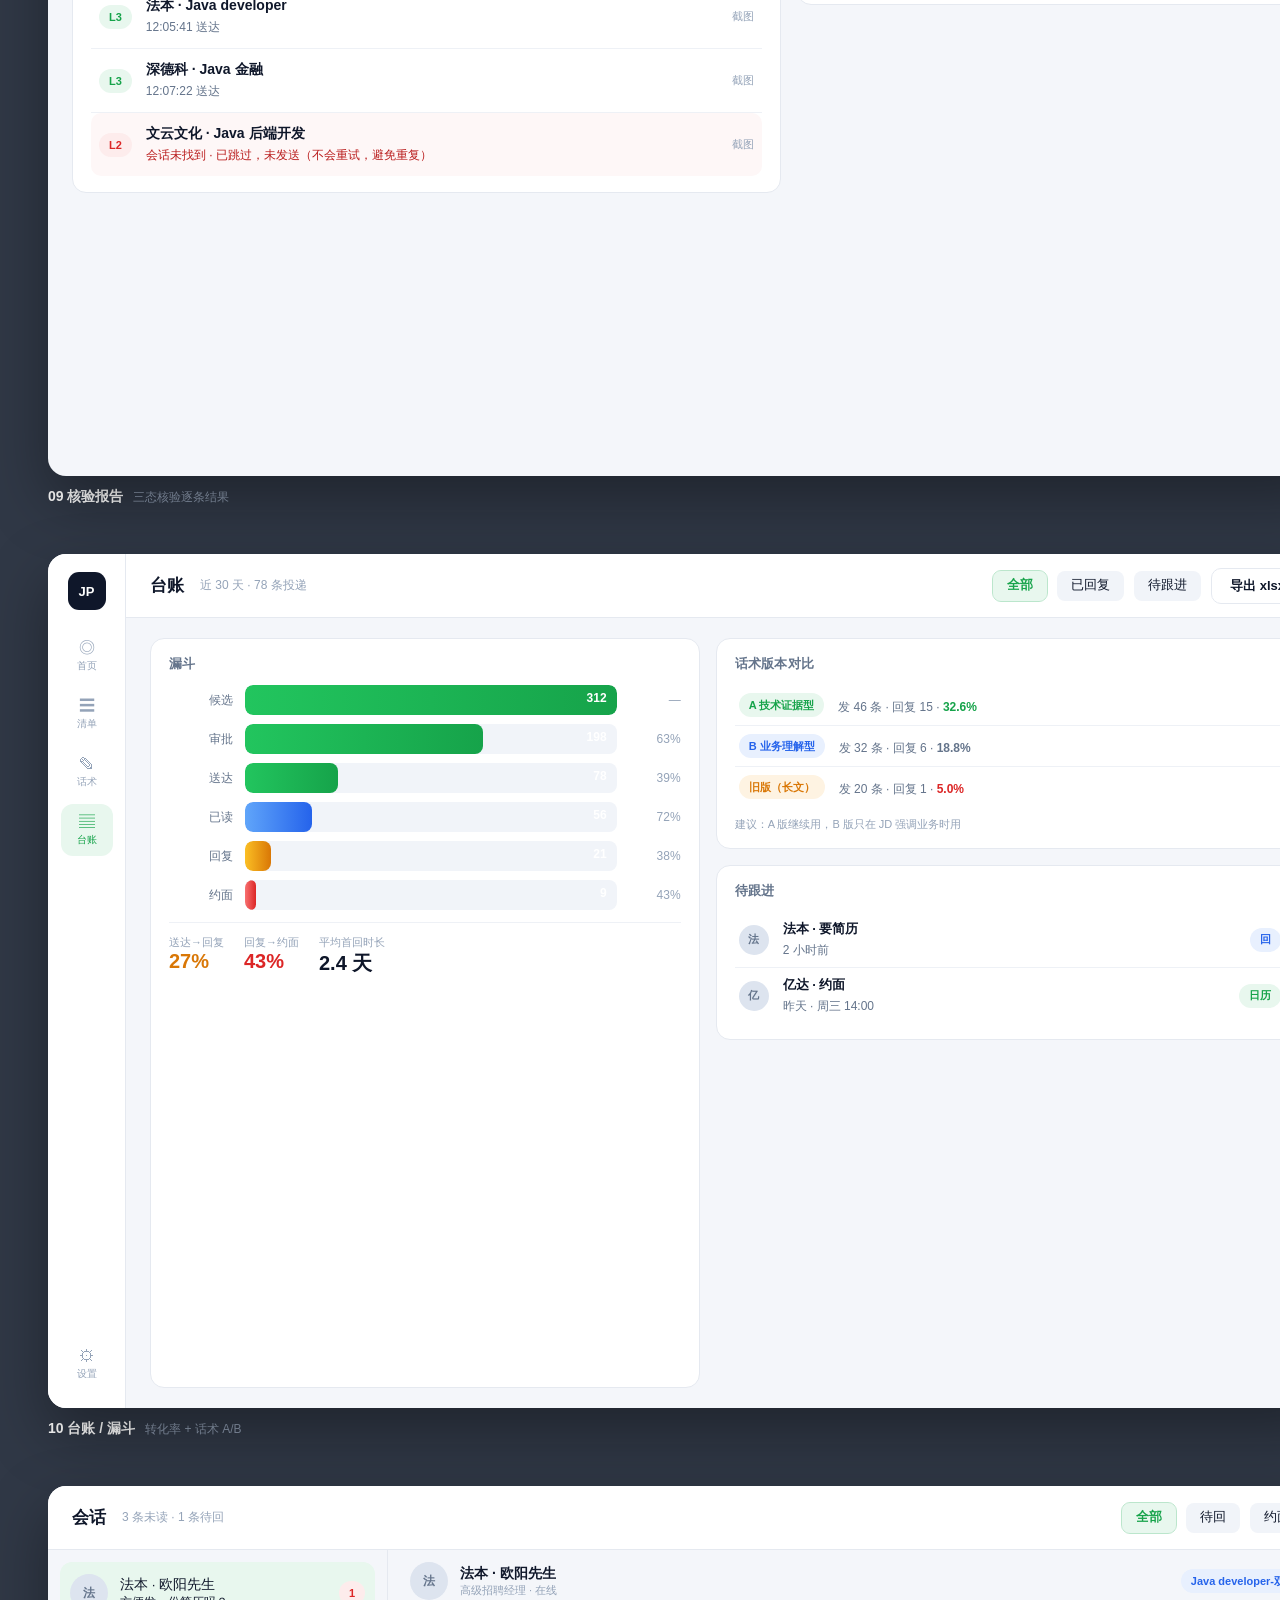
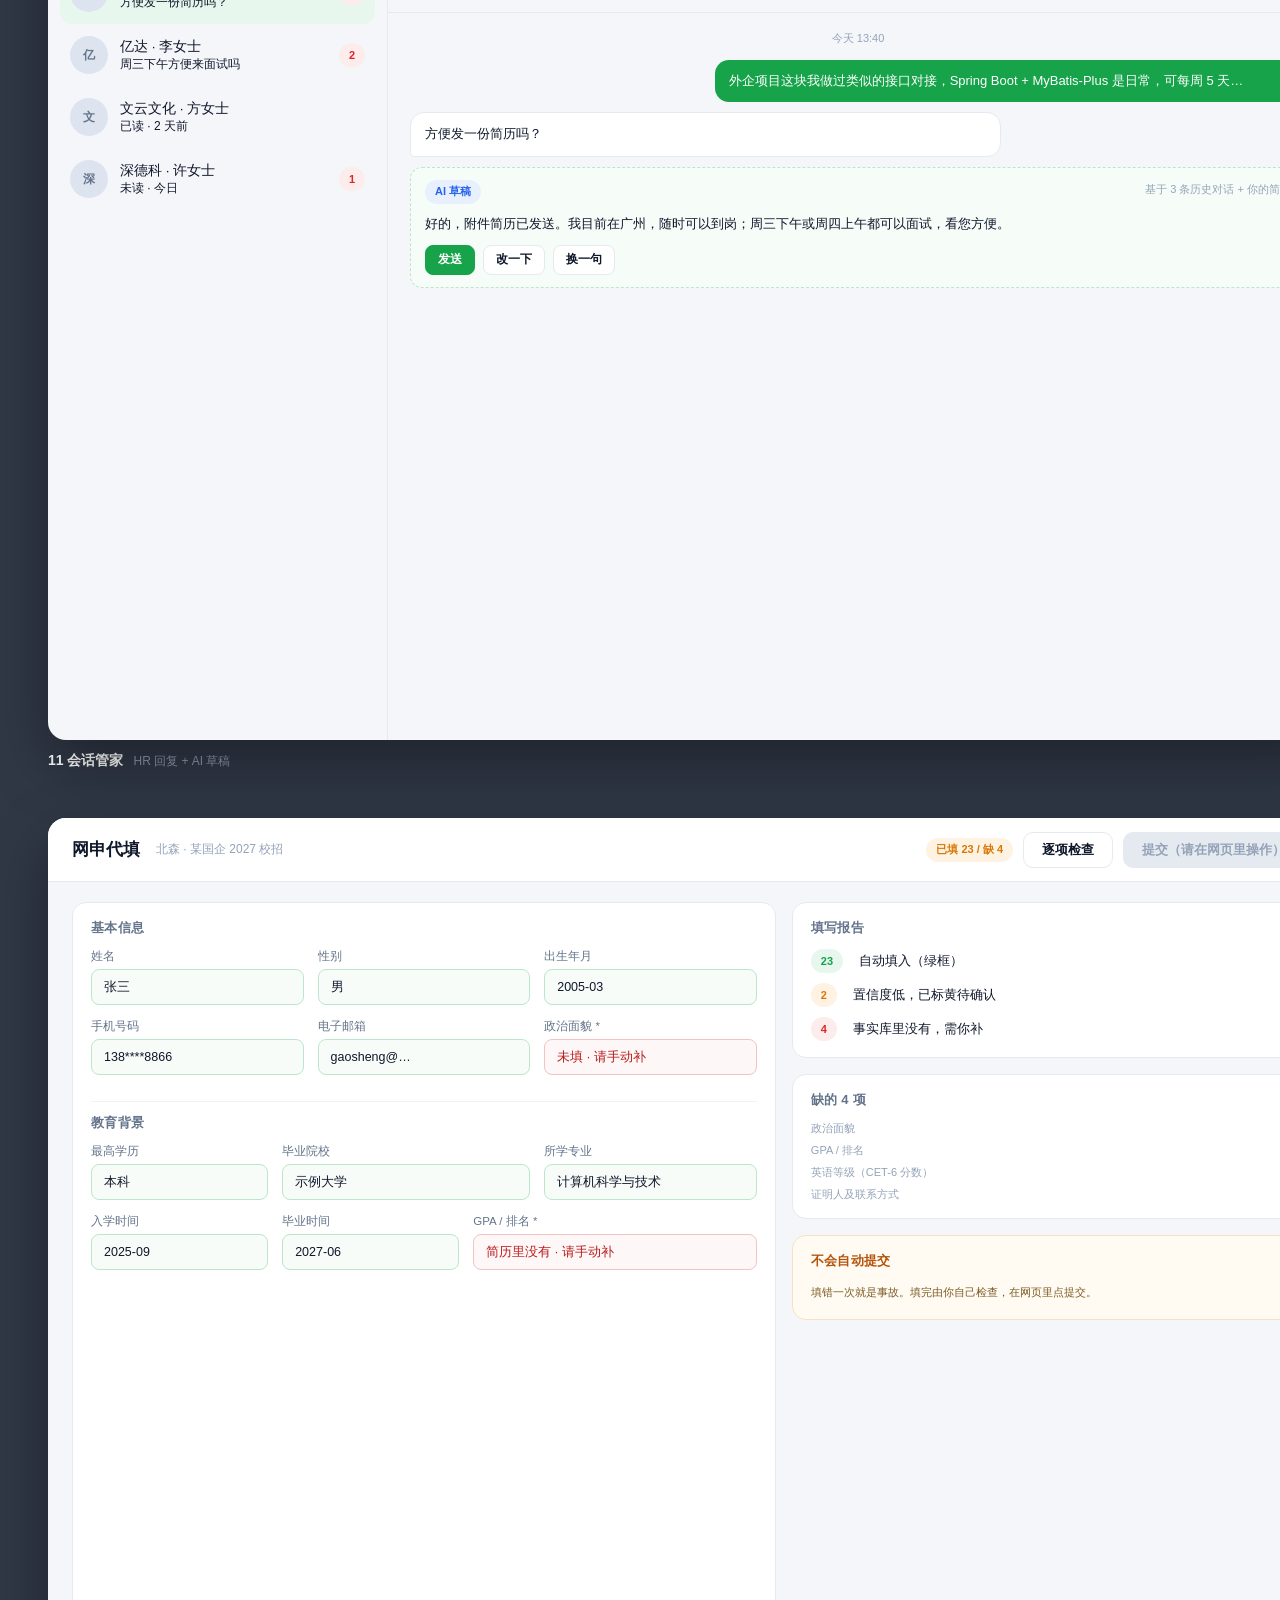
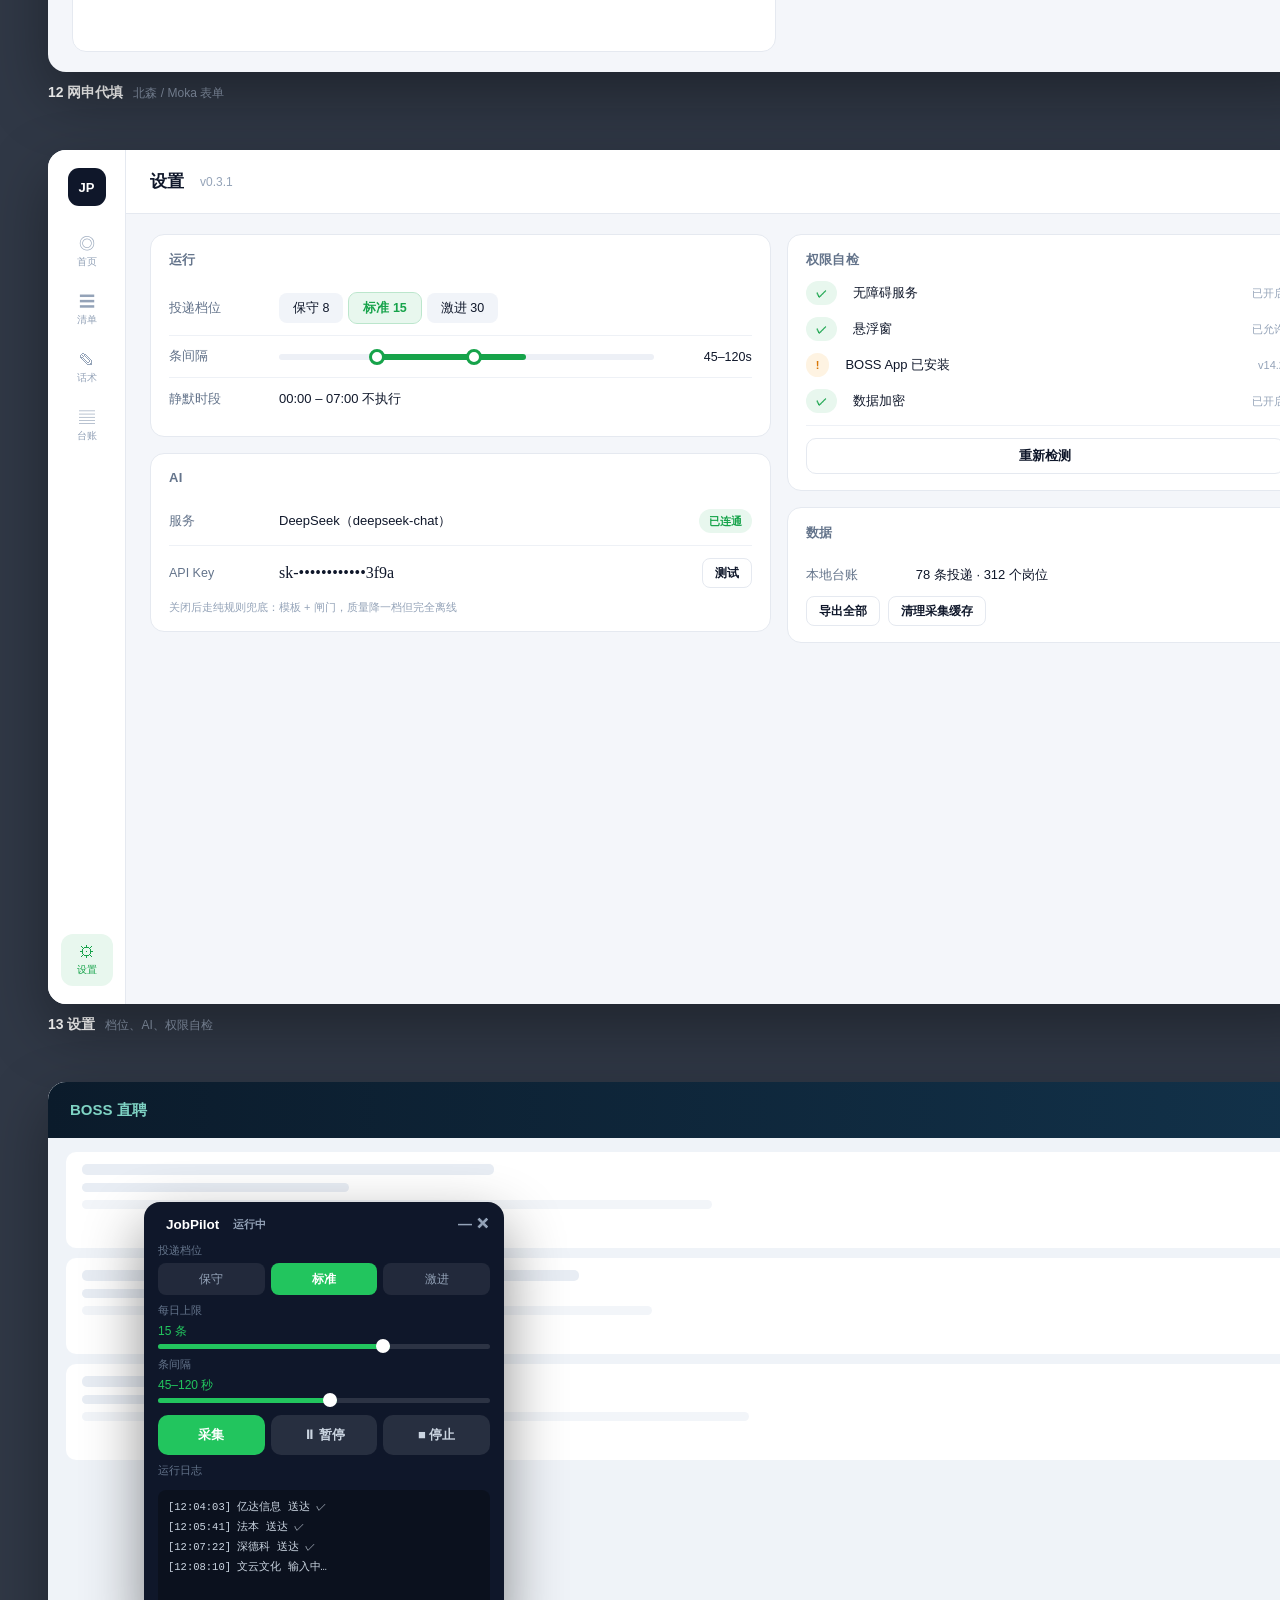
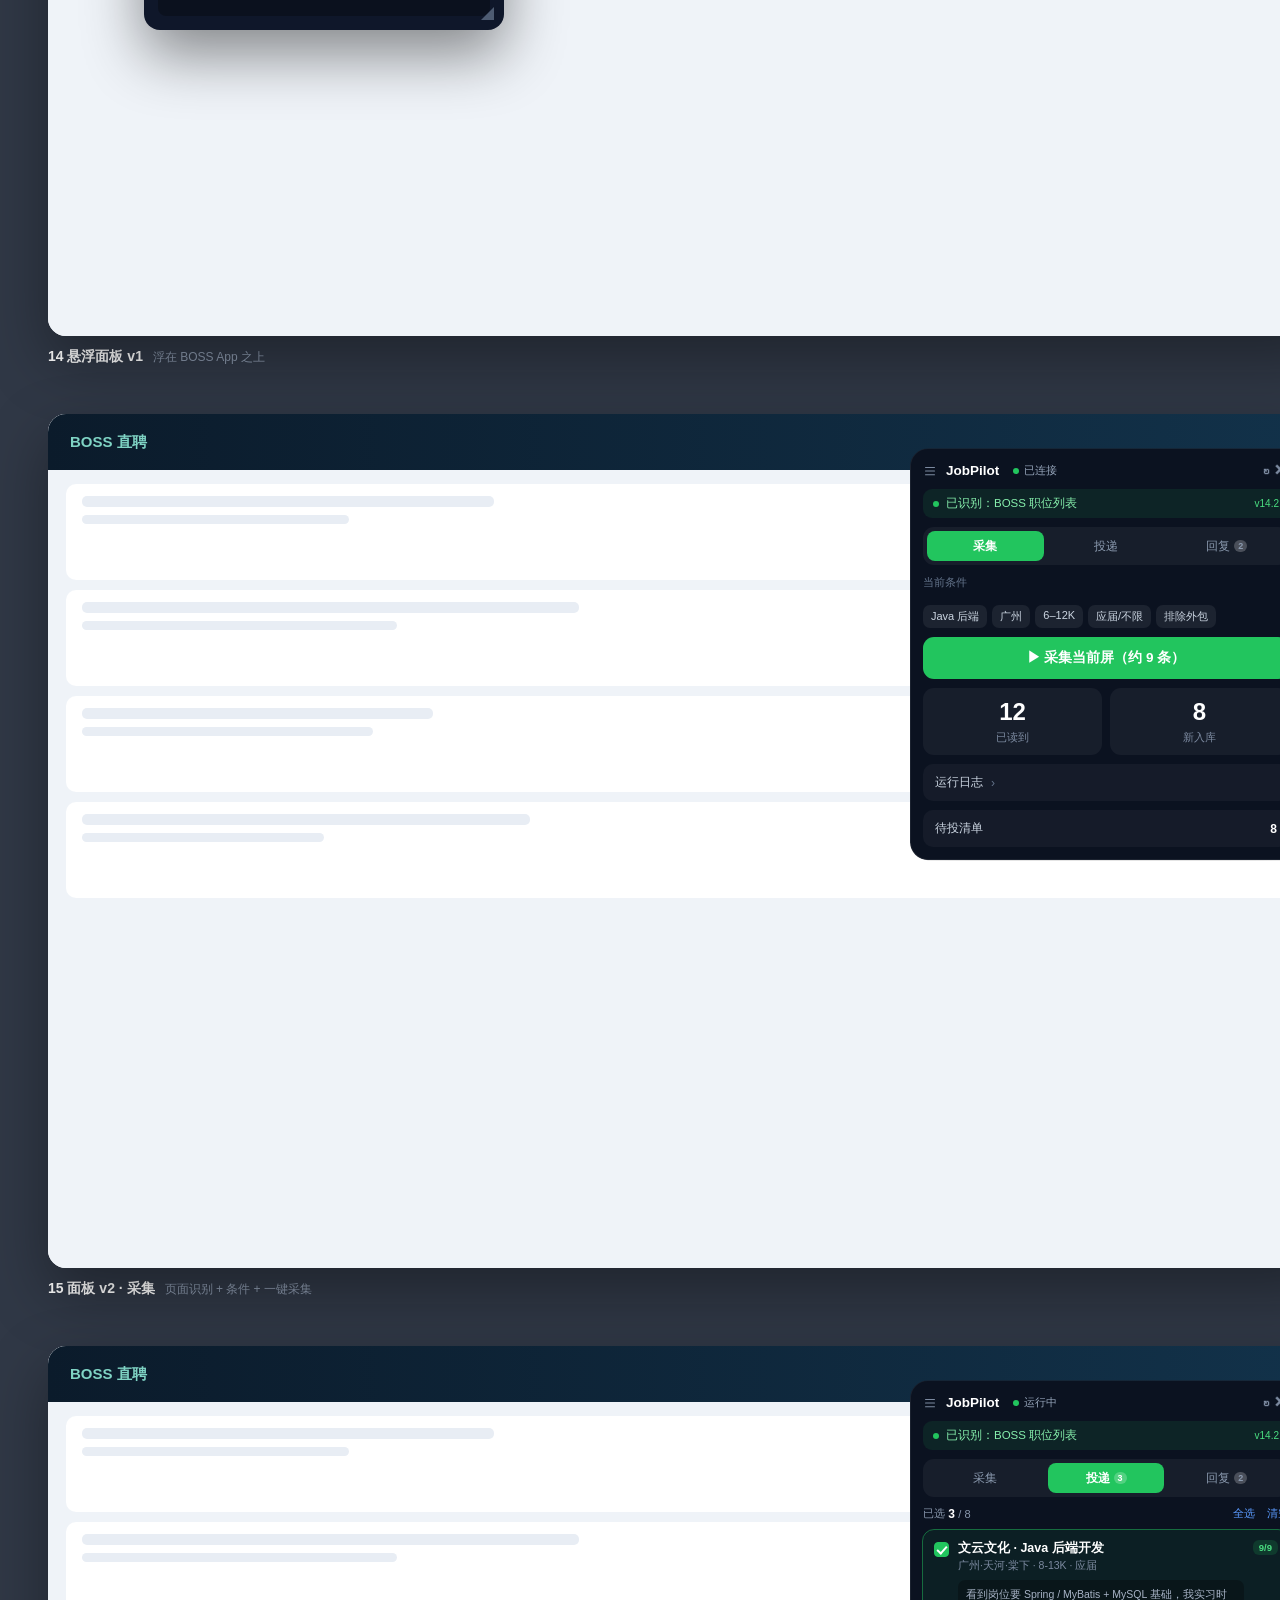
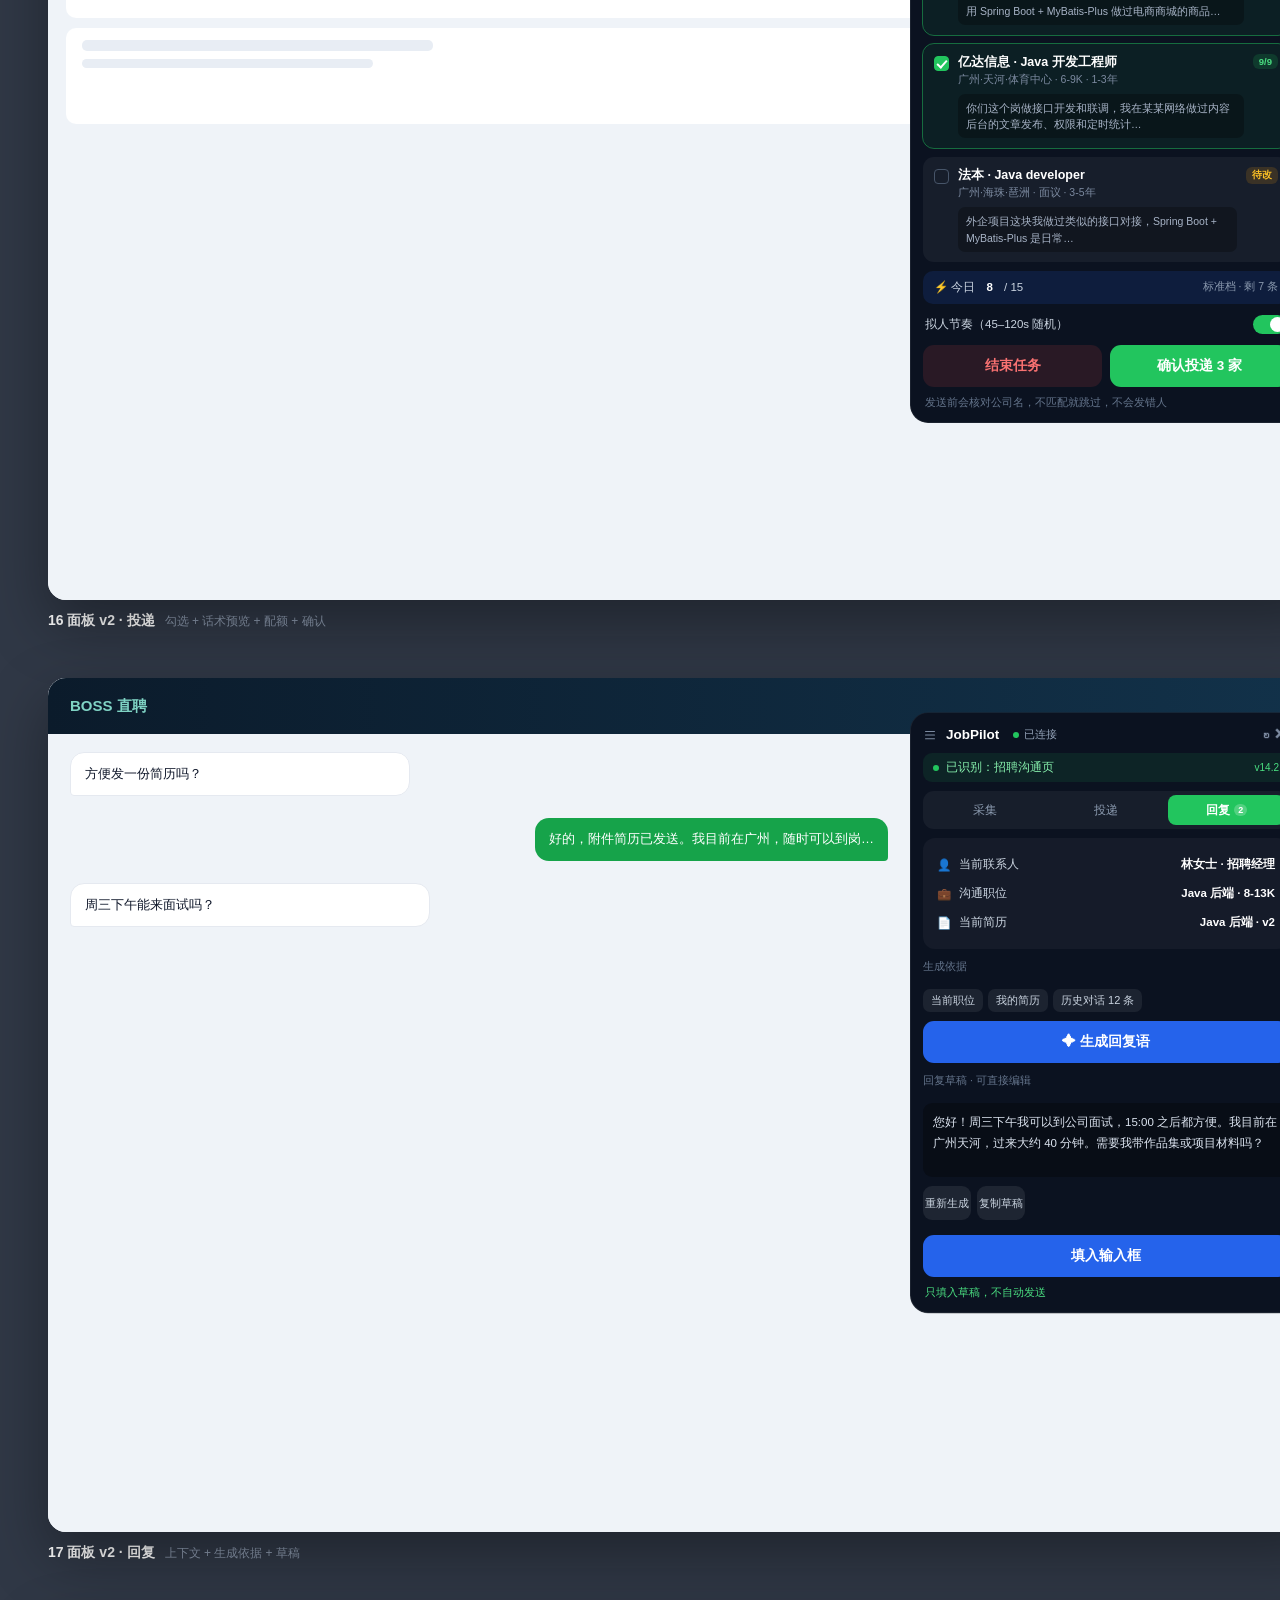
<file: design/wireframes.html>
﻿<!DOCTYPE html>
<html lang="zh-CN">
<head>
<meta charset="utf-8">
<title>JobPilot 原型设计稿</title>
<style>
:root{
  --bg:#F4F6FA; --card:#FFFFFF; --ink:#0F172A; --sub:#64748B; --faint:#94A3B8;
  --line:#E5E9F0; --line2:#EEF1F6;
  --green:#16A34A; --greenbg:#E8F7EE;
  --blue:#2563EB; --bluebg:#E8F0FE;
  --amber:#D97706; --amberbg:#FEF3E2;
  --red:#DC2626; --redbg:#FDECEC;
  --dark:#0F172A; --dark2:#1E293B;
}
*{box-sizing:border-box;margin:0;padding:0}
body{font-family:-apple-system,"Segoe UI","PingFang SC","Microsoft YaHei",sans-serif;background:#303846;color:var(--ink)}

/* 画板模式 */
.board{padding:40px 48px 80px}
.board h1{color:#fff;font-size:26px;margin-bottom:6px}
.board .lead{color:#A7B3C6;font-size:13px;margin-bottom:36px;line-height:1.9}
.grid{display:flex;flex-wrap:wrap;gap:48px}
.wrap{display:flex;flex-direction:column;gap:12px}
.cap{color:#C9D4E5;font-size:13px;display:flex;gap:10px;align-items:baseline}
.cap b{color:#fff;font-size:14px}
.cap span{color:#8B98AC;font-size:12px}

/* 单个屏幕 */
.screen{width:1280px;height:854px;background:var(--bg);border-radius:18px;overflow:hidden;
        display:flex;position:relative;box-shadow:0 24px 60px rgba(0,0,0,.35)}
body.only .screen{display:none}
body.only .screen.on{display:flex}

/* 左侧导航 */
.rail{width:78px;background:#fff;border-right:1px solid var(--line);display:flex;flex-direction:column;
      align-items:center;padding:18px 0;gap:6px;flex:none}
.logo{width:38px;height:38px;border-radius:11px;background:var(--dark);color:#fff;display:flex;
      align-items:center;justify-content:center;font-weight:700;font-size:13px;margin-bottom:14px}
.navi{width:52px;height:52px;border-radius:12px;display:flex;flex-direction:column;align-items:center;
      justify-content:center;gap:3px;color:var(--faint);font-size:10px}
.navi i{font-style:normal;font-size:16px;line-height:1}
.navi.on{background:var(--greenbg);color:var(--green)}
.rail .sp{flex:1}

/* 主区 */
.main{flex:1;display:flex;flex-direction:column;min-width:0}
.topbar{height:64px;background:#fff;border-bottom:1px solid var(--line);display:flex;align-items:center;
        padding:0 24px;gap:16px;flex:none}
.topbar h2{font-size:17px;font-weight:650}
.topbar .sub{color:var(--faint);font-size:12px}
.topbar .right{margin-left:auto;display:flex;gap:10px;align-items:center}
.content{flex:1;padding:20px 24px;overflow:hidden}

/* 通用 */
.row{display:flex;gap:16px}
.col{display:flex;flex-direction:column;gap:16px}
.card{background:var(--card);border:1px solid var(--line);border-radius:14px;padding:16px 18px}
.card h3{font-size:13px;font-weight:650;color:var(--sub);letter-spacing:.02em;margin-bottom:12px}
.muted{color:var(--sub)}
.tiny{font-size:11px;color:var(--faint)}
.btn{display:inline-flex;align-items:center;justify-content:center;gap:6px;height:36px;padding:0 18px;
     border-radius:10px;font-size:13px;font-weight:600;background:#fff;border:1px solid var(--line);color:var(--ink)}
.btn.primary{background:var(--green);border-color:var(--green);color:#fff}
.btn.blue{background:var(--blue);border-color:var(--blue);color:#fff}
.btn.ghost{background:#fff}
.btn.sm{height:30px;padding:0 12px;font-size:12px;border-radius:8px}
.pill{display:inline-flex;align-items:center;height:24px;padding:0 10px;border-radius:999px;
      font-size:11px;font-weight:600;background:#F1F4F9;color:var(--sub)}
.pill.g{background:var(--greenbg);color:var(--green)}
.pill.b{background:var(--bluebg);color:var(--blue)}
.pill.a{background:var(--amberbg);color:var(--amber)}
.pill.r{background:var(--redbg);color:var(--red)}
.divider{height:1px;background:var(--line2);margin:12px 0}
.num{font-variant-numeric:tabular-nums}

/* 首页 */
.kpis{display:grid;grid-template-columns:repeat(4,1fr);gap:14px}
.kpi{background:#fff;border:1px solid var(--line);border-radius:14px;padding:16px 18px}
.kpi .lab{font-size:12px;color:var(--sub)}
.kpi .val{font-size:30px;font-weight:700;margin-top:6px;letter-spacing:-.02em}
.kpi .val small{font-size:13px;font-weight:500;color:var(--faint);margin-left:4px}
.kpi .delta{font-size:11px;margin-top:6px}
.timeline{display:flex;flex-direction:column;gap:0}
.tl{display:flex;gap:12px;padding:10px 0;border-bottom:1px dashed var(--line2)}
.tl:last-child{border:0}
.tl .dot{width:8px;height:8px;border-radius:50%;background:var(--green);margin-top:6px;flex:none}
.tl .dot.b{background:var(--blue)} .tl .dot.a{background:var(--amber)} .tl .dot.gray{background:var(--faint)}
.tl .t{font-size:12px;color:var(--faint);width:44px;flex:none}
.tl .x{font-size:13px;line-height:1.5}

/* 采集条件 */
.chips{display:flex;flex-wrap:wrap;gap:8px}
.chip{height:30px;padding:0 14px;border-radius:8px;background:#F1F4F9;color:var(--ink);
      font-size:12.5px;display:inline-flex;align-items:center;font-weight:500}
.chip.on{background:var(--greenbg);color:var(--green);font-weight:600;outline:1.5px solid #BBE6CC}
.field{display:flex;align-items:center;gap:14px;padding:12px 0;border-bottom:1px solid var(--line2)}
.field .k{width:96px;font-size:12.5px;color:var(--sub);flex:none}
.range{height:6px;background:#EDF0F6;border-radius:99px;flex:1;position:relative}
.range i{position:absolute;left:26%;right:34%;top:0;bottom:0;background:var(--green);border-radius:99px}
.range b{position:absolute;width:16px;height:16px;border-radius:50%;background:#fff;
         border:3px solid var(--green);top:-5px}

/* 列表 */
.list{display:flex;flex-direction:column}
.item{display:flex;align-items:center;gap:14px;padding:12px 8px;border-bottom:1px solid var(--line2)}
.item .cb{width:18px;height:18px;border-radius:5px;border:1.5px solid #CDD5E1;flex:none}
.item .cb.on{background:var(--green);border-color:var(--green);position:relative}
.item .cb.on:after{content:"";position:absolute;left:5px;top:2px;width:5px;height:9px;
                   border:2px solid #fff;border-top:0;border-left:0;transform:rotate(42deg)}
.item .body{flex:1;min-width:0}
.item .ttl{font-size:14px;font-weight:600;white-space:nowrap;overflow:hidden;text-overflow:ellipsis}
.item .meta{font-size:12px;color:var(--sub);margin-top:4px;white-space:nowrap;overflow:hidden;text-overflow:ellipsis}
.item .tags{display:flex;gap:6px;margin-top:7px}
.score{width:58px;height:58px;border-radius:12px;display:flex;flex-direction:column;align-items:center;
       justify-content:center;flex:none;background:var(--greenbg);color:var(--green);overflow:hidden}
.score.mid{background:var(--amberbg);color:var(--amber)}
.score.low{background:#F1F4F9;color:var(--faint)}
.score b{font-size:20px;line-height:1}
.score b:after{content:"分";font-size:9px;margin-left:1px;opacity:.7}
.score span{display:none}

/* 详情 */
.jd{font-size:12.5px;line-height:1.85;color:#334155}
.jd h4{font-size:12px;color:var(--sub);margin:14px 0 6px}
.kw{display:inline-block;padding:1px 5px;border-radius:4px;font-size:11.5px;margin:0 2px}
.kw.hit{background:var(--greenbg);color:var(--green);font-weight:600}
.kw.miss{background:#FDECEC;color:var(--red);text-decoration:line-through}
.three{display:flex;flex-direction:column;gap:12px}
.blk{border-radius:12px;padding:12px 14px;font-size:12.5px;line-height:1.7}
.blk.good{background:var(--greenbg)} .blk.bad{background:var(--redbg)} .blk.tip{background:var(--bluebg)}
.blk b{display:block;font-size:11.5px;margin-bottom:5px;letter-spacing:.03em}
.blk.good b{color:var(--green)} .blk.bad b{color:var(--red)} .blk.tip b{color:var(--blue)}

/* 话术 */
.draft{background:#fff;border:1px solid var(--line);border-radius:14px;padding:18px}
.draft .txt{font-size:15px;line-height:1.9;letter-spacing:.01em}
.draft .txt em{font-style:normal;background:#FFF3CD;border-radius:3px;padding:0 2px}
.gate{display:grid;grid-template-columns:repeat(3,1fr);gap:8px;margin-top:14px}
.gr{display:flex;align-items:center;gap:7px;font-size:11.5px;background:#F8FAFD;border-radius:8px;padding:7px 9px}
.gr i{width:6px;height:6px;border-radius:50%;background:var(--green);flex:none}
.gr.warn i{background:var(--amber)} .gr.bad i{background:var(--red)}
.gr span{color:var(--sub);margin-left:auto;font-size:10.5px}

/* 进度 */
.bar{height:8px;background:#E9EDF4;border-radius:99px;overflow:hidden}
.bar i{display:block;height:100%;background:var(--green);border-radius:99px}
.log{font-family:ui-monospace,Menlo,Consolas,monospace;font-size:11.5px;line-height:1.95;color:#475569}
.log b{color:var(--green);font-weight:600} .log em{color:var(--red);font-style:normal}

/* 漏斗 */
.funnel{display:flex;flex-direction:column;gap:9px}
.fn{display:flex;align-items:center;gap:12px}
.fn .lab{width:64px;font-size:12px;color:var(--sub);text-align:right;flex:none}
.fn .track{flex:1;height:30px;background:#F1F4F9;border-radius:8px;overflow:hidden;position:relative}
.fn .track i{display:block;height:100%;background:linear-gradient(90deg,#22C55E,#16A34A);border-radius:8px}
.fn .track span{position:absolute;right:10px;top:6px;font-size:12px;font-weight:600;color:#fff}
.fn .rate{width:52px;font-size:12px;color:var(--faint);text-align:right}

/* 聊天 */
.conv{display:flex;align-items:center;gap:12px;padding:12px 10px;border-radius:12px}
.conv.on{background:var(--greenbg)}
.avatar{width:38px;height:38px;border-radius:50%;background:#DDE4EF;flex:none;display:flex;
        align-items:center;justify-content:center;font-size:12px;color:var(--sub);font-weight:600}
.bubble{max-width:66%;padding:10px 14px;border-radius:14px;font-size:13px;line-height:1.7;margin-bottom:10px}
.bubble.them{background:#fff;border:1px solid var(--line);border-bottom-left-radius:4px}
.bubble.me{background:var(--green);color:#fff;margin-left:auto;border-bottom-right-radius:4px}
.ai-card{border:1.5px dashed #BBE6CC;background:#F6FCF8;border-radius:12px;padding:12px 14px;font-size:13px;line-height:1.8}

/* 表单 */
.f{margin-bottom:14px}
.f label{display:block;font-size:11.5px;color:var(--sub);margin-bottom:5px}
.f .in{height:36px;border:1px solid var(--line);border-radius:8px;display:flex;align-items:center;
      padding:0 12px;font-size:12.5px;background:#fff}
.f .in.ok{border-color:#BBE6CC;background:#F7FCF9}
.f .in.miss{border-color:#F5C2C2;background:#FEF7F7;color:#B91C1C}

/* 悬浮面板 */
.bossbg{position:absolute;inset:0;background:#EFF3F8;padding:0}
.boss-hd{height:56px;background:linear-gradient(90deg,#0B1B2B,#12324A);display:flex;align-items:center;padding:0 22px;color:#7FD3C4;font-size:15px;font-weight:700}
.boss-list{padding:14px 18px;display:flex;flex-direction:column;gap:10px}
.boss-card{height:96px;background:#fff;border-radius:10px;padding:12px 16px;display:flex;flex-direction:column;gap:8px}
.skel{height:11px;border-radius:5px;background:#E8EDF4}
.panel{position:absolute;left:96px;top:120px;width:360px;background:#0F172A;border-radius:16px;padding:14px;
       box-shadow:0 24px 60px rgba(0,0,0,.45)}
.panel .ph{display:flex;align-items:center;gap:8px;color:#fff;font-size:13.5px;font-weight:650;margin-bottom:12px}
.panel .ph .st{color:#94A3B8;font-size:11px;margin-left:6px}
.panel .ph .x{margin-left:auto;color:#94A3B8;font-size:14px}
.plab{color:#64748B;font-size:10.5px;margin:9px 0 5px}
.ptier{display:flex;gap:6px}
.ptier div{flex:1;height:32px;border-radius:8px;background:rgba(255,255,255,.08);color:#94A3B8;
           display:flex;align-items:center;justify-content:center;font-size:12px}
.ptier div.on{background:#22C55E;color:#fff;font-weight:600}
.pval{color:#22C55E;font-size:12px;margin-bottom:4px}
.pbtns{display:flex;gap:6px;margin-top:12px}
.pbtns div{flex:1;height:40px;border-radius:10px;background:#22C55E;color:#fff;display:flex;
           align-items:center;justify-content:center;font-size:13px;font-weight:600}
.pbtns div.gray{background:rgba(255,255,255,.1);color:#CBD5E1}
.plog{margin-top:12px;background:rgba(0,0,0,.28);border-radius:8px;padding:8px 10px;font-family:ui-monospace,monospace;
      font-size:10.5px;line-height:1.9;color:#CBD5E1;height:126px;overflow:hidden}
.handle{position:absolute;right:10px;bottom:10px;width:0;height:0;
        border-left:13px solid transparent;border-bottom:13px solid #64748B;opacity:.75}

/* ============ 悬浮面板 v2（对齐 UPCV 插件的信息架构） ============ */
.p2{position:absolute;right:26px;top:34px;width:392px;background:#0B1220;border-radius:18px;
    padding:12px;border:1px solid rgba(255,255,255,.07);
    box-shadow:0 26px 70px rgba(0,0,0,.55);display:flex;flex-direction:column;gap:9px;overflow:hidden;clip-path:inset(0 round 18px)}
.p2 .hd{display:flex;align-items:center;gap:8px;color:#fff;font-size:13.5px;font-weight:650;padding:2px 2px 0}
.p2 .hd .st{display:flex;align-items:center;gap:5px;color:#94A3B8;font-size:10.5px;margin-left:6px;font-weight:400}
.p2 .hd .st i{width:6px;height:6px;border-radius:50%;background:#22C55E;display:block}
.p2 .hd .ic{margin-left:auto;display:flex;gap:12px;color:#7C8AA0;font-size:13px}
.p2 .ctx{display:flex;align-items:center;gap:7px;font-size:11.5px;color:#86EFAC;
         background:rgba(34,197,94,.1);border-radius:9px;padding:7px 10px;margin-top:2px}
.p2 .ctx i{width:6px;height:6px;border-radius:50%;background:#22C55E;display:block;flex:none}
.p2 .ctx span{margin-left:auto;color:#4ADE80;font-size:10px}
.p2 .tabs{display:flex;gap:4px;background:rgba(255,255,255,.05);padding:4px;border-radius:11px;overflow:hidden}
.p2 .tabs div{flex:1;min-width:0;height:30px;border-radius:8px;color:#8A99AE;font-size:12px;
              display:flex;align-items:center;justify-content:center;gap:4px}
.p2 .tabs div.on{background:#22C55E;color:#fff;font-weight:650}
.p2 .tabs div b{font-size:9px;background:rgba(255,255,255,.22);border-radius:6px;padding:1px 4px;font-weight:600}
.c2{background:rgba(255,255,255,.04);border-radius:12px;padding:12px}
.c2 .rt{display:flex;align-items:center;gap:8px;font-size:12px;color:#E2E8F0}
.p2 .lab{color:#64748B;font-size:10.5px;margin:2px 0 6px}
.cond{display:flex;flex-wrap:wrap;gap:5px}
.cond div{font-size:11px;color:#CBD5E1;background:rgba(255,255,255,.07);border-radius:7px;padding:4px 8px}
.big{height:42px;border-radius:11px;background:#2563EB;color:#fff;font-size:13.5px;font-weight:650;
     display:flex;align-items:center;justify-content:center;gap:6px}
.big.g{background:#22C55E}
.big.ghost{background:rgba(255,255,255,.08);color:#CBD5E1;font-weight:500}
.tiles{display:flex;gap:8px}
.tiles .t{flex:1;background:rgba(255,255,255,.05);border-radius:11px;padding:10px 12px;text-align:center}
.tiles .t b{display:block;color:#fff;font-size:24px;font-weight:700;line-height:1.2;font-variant-numeric:tabular-nums}
.tiles .t span{color:#7C8AA0;font-size:10.5px}
.drl{display:flex;align-items:center;gap:8px;background:rgba(255,255,255,.04);border-radius:10px;
     padding:10px 12px;color:#CBD5E1;font-size:12px}
.drl b{margin-left:auto;color:#fff;font-variant-numeric:tabular-nums}
.drl .ch{color:#64748B}
.p2 .sel{display:flex;align-items:center;font-size:11px;color:#8A99AE}
.p2 .sel b{color:#fff;font-size:12px;font-weight:600}
.p2 .sel .r{margin-left:auto;display:flex;gap:12px;color:#5B9BFF}
.jc{background:rgba(255,255,255,.05);border-radius:11px;padding:10px 11px;display:flex;gap:9px}
.jc.on{outline:1px solid rgba(34,197,94,.5);background:rgba(34,197,94,.07)}
.jc .ck{width:15px;height:15px;border-radius:4px;border:1.4px solid #475569;flex:none;margin-top:2px}
.jc.on .ck{background:#22C55E;border-color:#22C55E;position:relative}
.jc.on .ck:after{content:"";position:absolute;left:4px;top:1px;width:4px;height:8px;
                 border:2px solid #fff;border-top:0;border-left:0;transform:rotate(42deg)}
.jc .b{flex:1;min-width:0}
.jc .n{font-size:12.5px;color:#fff;font-weight:600;white-space:nowrap;overflow:hidden;text-overflow:ellipsis}
.jc .m{font-size:10.5px;color:#7C8AA0;margin-top:2px}
.jc .g{margin-top:7px;font-size:10.5px;color:#A7B3C6;background:rgba(0,0,0,.28);border-radius:7px;
        padding:6px 8px;line-height:1.55;display:-webkit-box;-webkit-line-clamp:2;
        -webkit-box-orient:vertical;overflow:hidden}
.p2 .hd .mark{width:10px;height:10px;position:relative;margin-right:3px;flex:none}
.p2 .hd .mark:before{content:"";position:absolute;left:0;top:1px;width:10px;height:1.6px;
  background:#7C8AA0;border-radius:2px;box-shadow:0 3.6px 0 #7C8AA0,0 7.2px 0 #7C8AA0}
.spill{margin-left:auto;font-size:9.5px;background:rgba(34,197,94,.16);color:#4ADE80;
       border-radius:6px;padding:2px 6px;font-weight:600;flex:none;align-self:flex-start}
.spill.warn{background:rgba(245,158,11,.16);color:#FBBF24}
.quota{display:flex;align-items:center;gap:8px;font-size:11.5px;color:#CBD5E1;
       background:rgba(37,99,235,.14);border-radius:10px;padding:9px 11px}
.quota b{color:#fff}
.quota span{margin-left:auto;color:#8A99AE;font-size:10.5px}
.tgl{display:flex;align-items:center;gap:9px;font-size:11.5px;color:#CBD5E1;padding:2px 2px}
.tgl .sw{width:34px;height:19px;border-radius:99px;background:#22C55E;margin-left:auto;position:relative}
.tgl .sw:after{content:"";position:absolute;right:2px;top:2px;width:15px;height:15px;border-radius:50%;background:#fff}
.tgl .sw.off{background:#334155}
.tgl .sw.off:after{left:2px;right:auto}
.f2{display:flex;gap:8px}
.f2 .big{flex:1}
.f2 .dang{background:rgba(239,68,68,.13);color:#F87171;font-weight:600}
.hint{font-size:10.5px;color:#4ADE80;padding:0 2px}
.hint.gray{color:#64748B}
.crow{display:flex;align-items:center;gap:8px;font-size:11.5px;color:#CBD5E1;padding:7px 2px}
.crow i{width:14px;text-align:center;color:#7C8AA0;font-style:normal}
.crow b{margin-left:auto;color:#fff;font-weight:600}
.ta{background:rgba(0,0,0,.3);border-radius:9px;padding:9px 10px;font-size:11.5px;line-height:1.75;
    color:#DCE4F0;height:74px;overflow:hidden}
.mini3{display:flex;gap:6px}
.mini3 .big{height:34px;font-size:11px;border-radius:9px;padding:0 2px}

/* 贴边把手 / 小球 */
.grip{position:absolute;right:0;top:280px;width:26px;height:96px;background:#0B1220;
      border-radius:14px 0 0 14px;box-shadow:-8px 0 24px rgba(0,0,0,.35);
      display:flex;flex-direction:column;align-items:center;justify-content:center;gap:2px;
      color:#94A3B8;font-size:10px;border:1px solid rgba(255,255,255,.07);border-right:0}
.grip b{color:#22C55E;font-size:13px}
.ball{position:absolute;right:36px;top:300px;width:60px;height:60px;border-radius:50%;
      background:#0B1220;border:1px solid rgba(255,255,255,.1);box-shadow:0 10px 30px rgba(0,0,0,.45);
      display:flex;flex-direction:column;align-items:center;justify-content:center;color:#fff}
.ball b{font-size:13px;font-weight:700;line-height:1.1}
.ball span{font-size:8.5px;color:#94A3B8}
.ball .badge{position:absolute;right:-2px;top:-2px;width:17px;height:17px;border-radius:50%;
             background:#EF4444;color:#fff;font-size:9px;display:flex;align-items:center;justify-content:center}
/* ============ 面板 v3（覆盖 UPCV 插件全量功能） ============ */
.p3{position:absolute;right:24px;top:20px;width:404px;max-height:812px;background:#0B1220;border-radius:18px;
    border:1px solid rgba(255,255,255,.07);box-shadow:0 26px 70px rgba(0,0,0,.55);
    display:flex;flex-direction:column;overflow:hidden}
.p3 .hd{display:flex;align-items:center;gap:7px;color:#fff;font-size:13px;font-weight:650;
        padding:12px 12px 8px;flex:none}
.p3 .hd .mark{width:10px;height:10px;position:relative;margin-right:2px;flex:none}
.p3 .hd .mark:before{content:"";position:absolute;left:0;top:1px;width:10px;height:1.6px;background:#7C8AA0;
  border-radius:2px;box-shadow:0 3.6px 0 #7C8AA0,0 7.2px 0 #7C8AA0}
.p3 .hd .ic{margin-left:auto;display:flex;gap:11px;color:#7C8AA0;font-size:12.5px}
.p3 .rec{display:flex;align-items:center;gap:6px;font-size:11px;color:#86EFAC;
         background:rgba(34,197,94,.1);border-radius:8px;padding:6px 9px;margin:0 12px 8px;flex:none}
.p3 .rec i{width:5px;height:5px;border-radius:50%;background:#22C55E;flex:none}
.p3 .rec span{margin-left:auto;color:#4ADE80;font-size:9.5px}
.p3 .seg{display:flex;margin:0 12px 9px;background:rgba(255,255,255,.05);border-radius:10px;padding:3px;flex:none}
.p3 .seg div{flex:1;height:27px;border-radius:7px;color:#8A99AE;font-size:11.5px;
             display:flex;align-items:center;justify-content:center;gap:3px}
.p3 .seg div.on{background:#22C55E;color:#fff;font-weight:650}
.p3 .seg i{font-style:normal;font-size:9px;background:rgba(255,255,255,.2);border-radius:5px;padding:0 4px}
.p3 .body{flex:1;overflow:hidden;padding:0 12px;display:flex;flex-direction:column;gap:8px}
.p3 .foot{padding:9px 12px 11px;border-top:1px solid rgba(255,255,255,.07);flex:none}
.p3 .foot .note{font-size:9.5px;color:#64748B;text-align:center;margin-top:5px}
.bx{background:rgba(255,255,255,.045);border-radius:11px;padding:11px}
.bx .h{display:flex;align-items:center;gap:7px;font-size:11.5px;color:#E2E8F0;font-weight:600}
.bx .h .tag{margin-left:auto;font-size:9px;padding:2px 6px;border-radius:5px;
            background:rgba(34,197,94,.16);color:#4ADE80;font-weight:600}
.bx .h .tag.blue{background:rgba(59,130,246,.18);color:#93C5FD}
.bx .h .tag.gray{background:rgba(255,255,255,.08);color:#94A3B8}
.steps{display:flex;gap:3px;margin:9px 0 6px}
.steps div{flex:1;height:4px;border-radius:2px;background:rgba(255,255,255,.1)}
.steps div.done{background:#22C55E}.steps div.now{background:#3B82F6}
.slab{display:flex;justify-content:space-between;font-size:9px;color:#64748B}
.slab b{color:#93C5FD;font-weight:600}
.two{display:flex;gap:8px}
.two .n{flex:1;background:rgba(255,255,255,.05);border-radius:10px;padding:9px;text-align:center}
.two .n b{display:block;font-size:22px;color:#fff;font-weight:700;line-height:1.25}
.two .n span{font-size:9.5px;color:#7C8AA0}
.cur{display:flex;align-items:center;gap:7px;font-size:10.5px;color:#A7B3C6;
     background:rgba(0,0,0,.25);border-radius:8px;padding:7px 9px}
.cur em{font-style:normal;color:#CBD5E1}
.row3{display:flex;gap:6px}
.row3 .m{flex:1;height:34px;border-radius:8px;background:rgba(255,255,255,.08);color:#CBD5E1;
         font-size:11px;display:flex;align-items:center;justify-content:center;gap:4px}
.row3 .m.red{background:rgba(239,68,68,.13);color:#F87171;font-weight:600}
.dr{display:flex;align-items:center;gap:7px;font-size:11px;color:#CBD5E1;
    background:rgba(255,255,255,.04);border-radius:9px;padding:9px 10px}
.dr b{margin-left:auto;color:#fff}
.dr .a{color:#64748B}
.jrow{display:flex;gap:8px;background:rgba(255,255,255,.05);border-radius:10px;padding:9px 10px}
.jrow .ck{width:14px;height:14px;border-radius:4px;border:1.4px solid #475569;flex:none;margin-top:2px}
.jrow.on .ck{background:#22C55E;border-color:#22C55E;position:relative}
.jrow.on .ck:after{content:"";position:absolute;left:3.5px;top:0;width:4px;height:7px;
  border:2px solid #fff;border-top:0;border-left:0;transform:rotate(42deg)}
.jrow .i{flex:1;min-width:0}
.jrow .t{font-size:11.5px;color:#fff;font-weight:600;white-space:nowrap;overflow:hidden;text-overflow:ellipsis}
.jrow .s{font-size:9.5px;color:#7C8AA0;margin-top:2px}
.jrow .p{margin-left:auto;display:flex;flex-direction:column;align-items:flex-end;gap:3px;flex:none}
.sc{font-size:10px;font-weight:700;color:#4ADE80;background:rgba(34,197,94,.14);
    border-radius:5px;padding:1px 5px}
.sc.mid{color:#FBBF24;background:rgba(245,158,11,.14)}
.st{font-size:8.5px;color:#64748B}
.chp{display:flex;flex-wrap:wrap;gap:5px}
.chp div{font-size:10.5px;color:#CBD5E1;background:rgba(255,255,255,.07);border-radius:6px;padding:4px 8px}
.chp div.on{background:rgba(34,197,94,.18);color:#4ADE80;font-weight:600}
.kv{display:flex;align-items:center;font-size:10.5px;color:#8A99AE;padding:5px 0}
.kv b{margin-left:auto;color:#E2E8F0;font-weight:500}
.ring{width:56px;height:56px;border-radius:50%;flex:none;
      background:conic-gradient(#22C55E 0 86%,rgba(255,255,255,.1) 86% 100%);
      display:flex;align-items:center;justify-content:center}
.ring div{width:44px;height:44px;border-radius:50%;background:#0B1220;display:flex;
          flex-direction:column;align-items:center;justify-content:center}
.ring b{font-size:15px;color:#fff;line-height:1}
.ring span{font-size:7.5px;color:#64748B;margin-top:1px}
.lst{font-size:10px;line-height:1.7;color:#A7B3C6}
.lst b{color:#4ADE80;display:block;font-size:10px;margin-bottom:3px}
.lst.bad b{color:#F87171}.lst.tip b{color:#93C5FD}
.sheet{position:absolute;left:0;right:0;bottom:0;background:#0F172A;border-radius:16px 16px 0 0;
       padding:12px;border-top:1px solid rgba(255,255,255,.1);box-shadow:0 -18px 40px rgba(0,0,0,.5)}
.mask{position:absolute;inset:0;background:rgba(4,8,16,.62)}
</style>
</head>
<body>

<div class="board" id="board">
  <h1>JobPilot · 前端原型 v1</h1>
  <p class="lead">
    目标设备：vivo PA2573 · 2064×3096 · 横屏使用 · 设计基准 1280×854（3:2）<br>
    设计原则：内容轻、字密度高、深色只用于悬浮面板；红色只留给「危险 / 失败」，绿色只表示「可推进」。
  </p>
  <div class="grid" id="grid"></div>
</div>

<!-- ============ 1 首页 ============ -->
<div class="screen" id="s1">
  <div class="rail">
    <div class="logo">JP</div>
    <div class="navi on"><i>◎</i>首页</div>
    <div class="navi"><i>☰</i>清单</div>
    <div class="navi"><i>✎</i>话术</div>
    <div class="navi"><i>▤</i>台账</div>
    <div class="sp"></div>
    <div class="navi"><i>⚙</i>设置</div>
  </div>
  <div class="main">
    <div class="topbar">
      <h2>今天</h2><span class="sub">2026-11-16 · 周日</span>
      <div class="right">
        <div class="pill g">无障碍 已就绪</div>
        <div class="btn primary">开始采集</div>
      </div>
    </div>
    <div class="content col">
      <div class="kpis">
        <div class="kpi"><div class="lab">今日采集</div><div class="val num">42<small>个岗位</small></div><div class="delta muted">去重后 38 · 新公司 31</div></div>
        <div class="kpi"><div class="lab">待你审</div><div class="val num" style="color:#2563EB">17<small>条</small></div><div class="delta muted">其中 9 条匹配度 ≥ 75</div></div>
        <div class="kpi"><div class="lab">今天已投</div><div class="val num" style="color:#16A34A">8<small>/ 15</small></div><div class="delta" style="color:#16A34A">8/8 送达已核验</div></div>
        <div class="kpi"><div class="lab">本周回复</div><div class="val num">3<small>条</small></div><div class="delta" style="color:#D97706">1 条待回 · 1 条约面</div></div>
      </div>
      <div class="row" style="flex:1;min-height:0">
        <div class="card" style="flex:1.35">
          <h3>接着做</h3>
          <div class="timeline">
            <div class="tl"><div class="dot a"></div><div class="t">下一步</div><div class="x"><b>审 17 条候选</b> · 预计 8 分钟<br><span class="tiny">其中「文云文化」「亿达信息」与你的项目高度相关</span></div><div style="margin-left:auto"><div class="btn primary sm">去审阅</div></div></div>
            <div class="tl"><div class="dot b"></div><div class="t">14:02</div><div class="x">采集完成 · 42 个岗位（Java 后端 / 广州）</div></div>
            <div class="tl"><div class="dot"></div><div class="t">13:40</div><div class="x">「法本信息」HR 回复：方便发一份简历吗？<div style="margin-top:8px"><span class="pill b">已生成回复草稿</span></div></div></div>
            <div class="tl"><div class="dot gray"></div><div class="t">昨天</div><div class="x">批量投递 8 家 · 8 送达 · 0 失败</div></div>
          </div>
        </div>
        <div class="card" style="flex:1">
          <h3>今日安全线</h3>
          <div class="row" style="align-items:center;gap:20px">
            <div style="width:104px;height:104px;border-radius:50%;background:conic-gradient(#16A34A 0 53%,#EDF0F6 53% 100%);display:flex;align-items:center;justify-content:center">
              <div style="width:78px;height:78px;border-radius:50%;background:#fff;display:flex;flex-direction:column;align-items:center;justify-content:center">
                <div style="font-size:20px;font-weight:700">8</div><div class="tiny">已用 / 15</div>
              </div>
            </div>
            <div class="col" style="gap:8px;flex:1">
              <div class="tiny">当前档位：<b style="color:#0F172A">标准（15 条/日）</b></div>
              <div class="tiny">条间隔：45–120 秒</div>
              <div class="tiny">距下次可投：约 4 分钟</div>
              <div class="pill g" style="align-self:flex-start;margin-top:4px">无异常</div>
            </div>
          </div>
        </div>
      </div>
    </div>
  </div>
</div>

<!-- ============ 2 采集条件 ============ -->
<div class="screen" id="s2">
  <div class="rail">
    <div class="logo">JP</div>
    <div class="navi on"><i>◎</i>首页</div><div class="navi"><i>☰</i>清单</div>
    <div class="navi"><i>✎</i>话术</div><div class="navi"><i>▤</i>台账</div>
    <div class="sp"></div><div class="navi"><i>⚙</i>设置</div>
  </div>
  <div class="main">
    <div class="topbar"><h2>采集条件</h2><span class="sub">上次用：Java 后端 · 广州</span>
      <div class="right"><div class="btn ghost">存为模板</div><div class="btn primary">开始采集 →</div></div>
    </div>
    <div class="content row">
      <div class="card" style="flex:1.5">
        <h3>关键词</h3>
        <div class="chips">
          <div class="chip on">Java</div><div class="chip on">后端开发</div><div class="chip on">Java 实习</div>
          <div class="chip">全栈</div><div class="chip">Spring Boot</div><div class="chip">AI 应用</div>
          <div class="chip">产品助理</div><div class="chip" style="color:#94A3B8">＋ 添加</div>
        </div>
        <div class="divider"></div>
        <h3>城市与薪资</h3>
        <div class="field"><div class="k">城市</div><div class="chips"><div class="chip on">广州</div><div class="chip on">深圳</div><div class="chip">佛山</div></div></div>
        <div class="field"><div class="k">薪资</div><div class="range"><i></i><b style="left:24%"></b><b style="left:62%"></b></div>
          <div style="width:96px;font-size:12.5px;text-align:right" class="num">6–12K</div></div>
        <div class="field"><div class="k">经验</div><div class="chips"><div class="chip on">在校/应届</div><div class="chip on">经验不限</div><div class="chip">1-3 年</div></div></div>
        <div class="field" style="border:0"><div class="k">排除</div><div class="chips">
          <div class="chip on">外包/驻场</div><div class="chip on">培训机构</div><div class="chip on">销售/客服</div>
          <div class="chip on">已投过的公司</div><div class="chip" style="color:#94A3B8">＋ 添加</div></div></div>
      </div>
      <div class="col" style="flex:1">
        <div class="card">
          <h3>预计产出</h3>
          <div class="row" style="align-items:baseline;gap:6px"><div style="font-size:30px;font-weight:700" class="num">30–50</div><div class="tiny">个岗位</div></div>
          <div class="tiny" style="margin-top:10px;line-height:1.8">
            3 个关键词 × 2 个城市，去重后约 38 个<br>
            采集耗时约 90 秒，只读不投
          </div>
        </div>
        <div class="card">
          <h3>注意</h3>
          <div class="tiny" style="line-height:1.9">
            · 采集时 BOSS App 需要在前台<br>
            · 滚动 5 屏后停止，避免触发风控<br>
            · 未登录时最多只能看到约 15 条
          </div>
        </div>
      </div>
    </div>
  </div>
</div>

<!-- ============ 3 采集进行中 ============ -->
<div class="screen" id="s3">
  <div class="main" style="width:100%">
    <div class="topbar"><h2>正在采集</h2><span class="sub">Java · 广州 / 深圳</span>
      <div class="right"><div class="btn ghost">暂停</div><div class="btn ghost" style="color:#DC2626;border-color:#F5C2C2">停止</div></div></div>
    <div class="content row">
      <div class="card" style="flex:1.2;display:flex;flex-direction:column">
        <h3>进度</h3>
        <div class="row" style="align-items:baseline;gap:8px;margin:6px 0 14px">
          <div style="font-size:44px;font-weight:700" class="num">23</div><div class="muted">/ 约 38 个岗位</div>
        </div>
        <div class="bar"><i style="width:61%"></i></div>
        <div class="row" style="margin-top:14px;gap:10px;flex-wrap:wrap">
          <div class="pill g">已滚动 3 / 5 屏</div><div class="pill">去重命中 7 条</div><div class="pill a">当前：第 4 屏加载中</div>
        </div>
        <div class="divider"></div>
        <h3>刚采到</h3>
        <div class="list">
          <div class="item" style="border-color:#EEF1F6"><div class="body"><div class="ttl">Java developer-双休 外企项目</div>
            <div class="meta">法本 · 广州·海珠区·琶洲 · 3-5年</div></div><div class="pill">新</div></div>
          <div class="item" style="border-color:#EEF1F6"><div class="body"><div class="ttl">Java 开发工程师</div>
            <div class="meta">亿达信息 · 广州·天河区·体育中心 · 3-5年</div></div><div class="pill">新</div></div>
          <div class="item" style="border:0"><div class="body"><div class="ttl">Java 后端开发（27 届）</div>
            <div class="meta">文云文化 · 广州·天河·棠下 · 应届</div></div><div class="pill">新</div></div>
        </div>
      </div>
      <div class="card" style="flex:1">
        <h3>实时日志</h3>
        <div class="log">
          <div><b>●</b> 09:41:02 采集启动（BOSS 在前台）</div>
          <div>09:41:03 滚到第 1 屏 · 读到 9 张卡</div>
          <div>09:41:06 滚到第 2 屏 · 读到 9 张卡</div>
          <div>09:41:09 滚到第 3 屏 · 读到 8 张卡</div>
          <div>09:41:12 去重：7 条已存在，跳过</div>
          <div>09:41:15 滚到第 4 屏 · 加载中…</div>
          <div class="muted">— 只读，不点击任何按钮 —</div>
        </div>
      </div>
    </div>
  </div>
</div>

<!-- ============ 4 待投清单 ============ -->
<div class="screen" id="s4">
  <div class="rail">
    <div class="logo">JP</div>
    <div class="navi"><i>◎</i>首页</div><div class="navi on"><i>☰</i>清单</div>
    <div class="navi"><i>✎</i>话术</div><div class="navi"><i>▤</i>台账</div>
    <div class="sp"></div><div class="navi"><i>⚙</i>设置</div>
  </div>
  <div class="main">
    <div class="topbar"><h2>待投清单</h2><span class="sub">38 条 · 已选 6</span>
      <div class="right">
        <div class="chip">今日活跃</div><div class="chip on">匹配 ≥ 75</div><div class="chip">排除已投</div>
        <div style="width:1px;height:24px;background:#E5E9F0;margin:0 6px"></div>
        <div class="btn primary">生成话术（6）</div>
      </div>
    </div>
    <div class="content" style="padding-top:12px">
      <div class="list">
        <div class="item"><div class="cb on"></div>
          <div class="body"><div class="ttl">Java 后端开发（27 届校招）</div>
            <div class="meta">文云文化 · 广州·天河·棠下 · 8-13K · 应届</div>
            <div class="tags"><span class="pill g">今日活跃</span><span class="pill">27 届</span><span class="pill">本科</span><span class="pill b">Spring Boot 命中</span></div></div>
          <div class="score"><b>86</b><span>匹配</span></div></div>
        <div class="item"><div class="cb on"></div>
          <div class="body"><div class="ttl">Java 开发工程师</div>
            <div class="meta">亿达信息 · 广州·天河区·体育中心 · 6-9K · 1-3年</div>
            <div class="tags"><span class="pill g">今日活跃</span><span class="pill">本科</span><span class="pill b">MyBatis 命中</span></div></div>
          <div class="score"><b>81</b><span>匹配</span></div></div>
        <div class="item"><div class="cb on"></div>
          <div class="body"><div class="ttl">AI 应用开发实习生</div>
            <div class="meta">文云文化 · 广州·天河·棠下 · 150-300/天 · 在校</div>
            <div class="tags"><span class="pill g">刚刚活跃</span><span class="pill">27 届</span><span class="pill b">RAG 命中</span></div></div>
          <div class="score"><b>79</b><span>匹配</span></div></div>
        <div class="item"><div class="cb on"></div>
          <div class="body"><div class="ttl">Java developer-双休 外企项目</div>
            <div class="meta">法本 · 广州·海珠区·琶洲 · 面议 · 3-5年</div>
            <div class="tags"><span class="pill g">今日活跃</span><span class="pill a">经验偏高</span><span class="pill b">Spring 命中</span></div></div>
          <div class="score mid"><b>72</b><span>匹配</span></div></div>
        <div class="item"><div class="cb"></div>
          <div class="body"><div class="ttl">全栈工程师（可转正）</div>
            <div class="meta">析微智能 · 深圳·南山·科技园 · 200-400/天 · 硕士</div>
            <div class="tags"><span class="pill">本周活跃</span><span class="pill r">学历不符</span><span class="pill b">Vue 命中</span></div></div>
          <div class="score mid"><b>64</b><span>匹配</span></div></div>
        <div class="item"><div class="cb"></div>
          <div class="body"><div class="ttl">Java 开发（金融方向）</div>
            <div class="meta">深德科 · 广州·海珠区·琶洲 · 4-5K · 3-5年</div>
            <div class="tags"><span class="pill a">薪资偏低</span><span class="pill a">经验偏高</span></div></div>
          <div class="score low"><b>48</b><span>匹配</span></div></div>
      </div>
    </div>
  </div>
</div>

<!-- ============ 5 岗位详情 + 三件套 ============ -->
<div class="screen" id="s5">
  <div class="main" style="width:100%">
    <div class="topbar"><h2>Java 后端开发（27 届校招）</h2><span class="sub">文云文化 · 广州·天河·棠下</span>
      <div class="right"><div class="pill g">匹配 86</div><div class="btn ghost">不投</div><div class="btn primary">写话术 →</div></div></div>
    <div class="content row">
      <div class="card" style="flex:1.25;overflow:hidden">
        <div class="row" style="align-items:baseline;gap:10px;margin-bottom:4px">
          <div style="font-size:20px;font-weight:700" class="num" >8-13K</div>
          <div class="pill">应届 · 本科</div><div class="pill">20-99 人</div><div class="pill g">今日活跃</div>
        </div>
        <div class="divider"></div>
        <div class="jd">
          <h4>职位描述</h4>
          参与公司核心业务系统的后端开发与迭代，负责接口设计与实现。<br><br>
          <h4>任职要求</h4>
          · 熟悉 <span class="kw hit">Java</span> 基础，了解 JVM 内存模型<br>
          · 用过 <span class="kw hit">Spring Boot</span> / <span class="kw hit">MyBatis-Plus</span><br>
          · 熟悉 <span class="kw hit">MySQL</span>，能写复杂 SQL 与索引优化<br>
          · 了解 <span class="kw hit">Redis</span> 缓存使用场景<br>
          · 熟悉 <span class="kw miss">Kafka</span> 消息队列者优先<br>
          · 了解 <span class="kw miss">微服务治理</span>（注册中心/链路追踪）<br>
          · 2027 届本科，可实习 3 个月以上
        </div>
        <div class="divider"></div>
        <div class="row" style="justify-content:space-between">
          <div class="tiny">HR：方女士 · 招聘经理 · 今日回复 10+ 次</div>
          <div class="tiny">异地招聘 · 岗位实际在佛山南海</div>
        </div>
      </div>
      <div class="col" style="flex:1">
        <div class="card">
          <h3>为什么是 86 分</h3>
          <div class="row" style="gap:8px;flex-wrap:wrap">
            <span class="pill g">硬性 40/40</span><span class="pill g">技能 22/25</span>
            <span class="pill b">可对证 14/20</span><span class="pill">公司 6/10</span><span class="pill">时效 5/5</span>
          </div>
          <div class="divider"></div>
          <div class="three">
            <div class="blk good"><b>优势</b>
              JD 要求 Spring/MyBatis + MySQL，你两段实习正好做过电商商城的商品/订单/支付模块，对得上。<br>
              27 届本科，卡在条件上。</div>
            <div class="blk bad"><b>不足</b>
              没写过 Kafka；「微服务治理」只有 SpringCloud 的课程级了解。</div>
            <div class="blk tip"><b>建议</b>
              话术里不要提 Kafka。重点说「接口设计 + 索引优化 + 独立排查线上问题」这三件你真有的事。</div>
          </div>
        </div>
        <div class="card">
          <h3>JD 关键词对齐</h3>
          <div class="row" style="gap:6px;flex-wrap:wrap;margin-bottom:10px">
            <span class="pill g">Java</span><span class="pill g">Spring Boot</span><span class="pill g">MyBatis-Plus</span>
            <span class="pill g">MySQL</span><span class="pill g">Redis</span><span class="pill g">索引优化</span>
          </div>
          <div class="tiny" style="margin-bottom:6px">缺失（生成话术时会禁止出现）</div>
          <div class="row" style="gap:6px"><span class="pill r">Kafka</span><span class="pill r">微服务治理</span></div>
        </div>
      </div>
    </div>
  </div>
</div>

<!-- ============ 6 话术工作台 ============ -->
<div class="screen" id="s6">
  <div class="rail">
    <div class="logo">JP</div>
    <div class="navi"><i>◎</i>首页</div><div class="navi"><i>☰</i>清单</div>
    <div class="navi on"><i>✎</i>话术</div><div class="navi"><i>▤</i>台账</div>
    <div class="sp"></div><div class="navi"><i>⚙</i>设置</div>
  </div>
  <div class="main">
    <div class="topbar"><h2>话术工作台</h2><span class="sub">第 3 / 6 条 · 已通过 5</span>
      <div class="right"><div class="pill g">闸门 9/9 通过</div><div class="btn ghost">重新生成</div><div class="btn primary">下一条 →</div></div></div>
    <div class="content row">
      <div class="col" style="flex:1.45">
        <div class="draft">
          <div class="row" style="margin-bottom:10px"><div class="pill b">版本 A · 技术证据型</div>
            <div class="pill" style="margin-left:auto">视觉宽度 82</div></div>
          <div class="txt">看到岗位要 <em>Spring / MyBatis + MySQL</em> 基础，我实习时用 Spring Boot + MyBatis-Plus 做过电商商城的商品、订单和支付模块，也给 MySQL 做过索引优化；Redis 缓存热点数据那块是我写的。可每周 5 天、稳定 3 个月以上，方便发您一份简历吗？</div>
          <div class="divider"></div>
          <div class="row" style="gap:8px"><div class="btn ghost sm">改一句</div><div class="btn ghost sm">换开头</div>
            <div class="btn ghost sm">看版本 B</div><div style="margin-left:auto" class="tiny">引用 JD：「Spring / MyBatis + MySQL」</div></div>
        </div>
        <div class="card">
          <h3>闸门校验</h3>
          <div class="gate">
            <div class="gr"><i></i>R1 长度 55–95<span>82</span></div>
            <div class="gr"><i></i>R2 开场非模板<span>✓</span></div>
            <div class="gr"><i></i>R3 引用 JD<span>✓</span></div>
            <div class="gr"><i></i>R4 数字证据<span>3 处</span></div>
            <div class="gr"><i></i>R5 到岗时间<span>✓</span></div>
            <div class="gr"><i></i>R6 技术栈 4 类<span>4</span></div>
            <div class="gr"><i></i>R7 不雷同<span>0.31</span></div>
            <div class="gr"><i></i>R8 事实一致<span>✓</span></div>
            <div class="gr warn"><i></i>R9 结尾有话口<span>可优化</span></div>
          </div>
        </div>
      </div>
      <div class="col" style="flex:1">
        <div class="card">
          <h3>本批 6 条</h3>
          <div class="list">
            <div class="item" style="padding:9px 4px"><div class="body"><div class="ttl" style="font-size:13px">文云文化 · Java 后端</div>
              <div class="meta">宽度 82 · 9/9 通过</div></div><div class="pill g">可发</div></div>
            <div class="item" style="padding:9px 4px"><div class="body"><div class="ttl" style="font-size:13px">亿达信息 · Java 开发</div>
              <div class="meta">宽度 76 · 9/9 通过</div></div><div class="pill g">可发</div></div>
            <div class="item" style="padding:9px 4px;background:#F6FCF8;border-radius:10px"><div class="body"><div class="ttl" style="font-size:13px">文云文化 · AI 实习</div>
              <div class="meta">当前正在编辑</div></div><div class="pill b">编辑中</div></div>
            <div class="item" style="padding:9px 4px"><div class="body"><div class="ttl" style="font-size:13px">法本 · Java developer</div>
              <div class="meta">宽度 96 · R1 超长</div></div><div class="pill a">待改</div></div>
            <div class="item" style="padding:9px 4px"><div class="body"><div class="ttl" style="font-size:13px">析微智能 · 全栈</div>
              <div class="meta">学历不符，建议跳过</div></div><div class="pill r">不建议</div></div>
            <div class="item" style="padding:9px 4px;border:0"><div class="body"><div class="ttl" style="font-size:13px">深德科 · Java 金融</div>
              <div class="meta">宽度 71 · 9/9 通过</div></div><div class="pill g">可发</div></div>
          </div>
        </div>
        <div class="card">
          <h3>批量</h3>
          <div class="row"><div class="btn primary" style="flex:1">全部过闸的进队列（5）</div></div>
          <div class="tiny" style="margin-top:8px">不会直接发送，还要你确认一次</div>
        </div>
      </div>
    </div>
  </div>
</div>

<!-- ============ 7 批量确认 ============ -->
<div class="screen" id="s7">
  <div class="main" style="width:100%">
    <div class="topbar"><h2>确认发送</h2><span class="sub">这批 5 家 · 预计 6 分钟</span>
      <div class="right"><div class="btn ghost">返回改</div><div class="btn primary">确认发送 5 家</div></div></div>
    <div class="content row">
      <div class="card" style="flex:1.5">
        <h3>将发送的内容</h3>
        <div class="list">
          <div class="item"><div class="avatar">文</div><div class="body">
            <div class="ttl">文云文化 · Java 后端开发（27 届校招）</div>
            <div class="meta" style="color:#334155;white-space:normal;line-height:1.75;margin-top:6px">
              看到岗位要 Spring / MyBatis + MySQL 基础，我实习时用 Spring Boot + MyBatis-Plus 做过电商商城的商品、订单和支付模块…</div>
          </div><div class="pill g">已过闸</div></div>
          <div class="item"><div class="avatar">亿</div><div class="body">
            <div class="ttl">亿达信息 · Java 开发工程师</div>
            <div class="meta" style="color:#334155;white-space:normal;line-height:1.75;margin-top:6px">
              你们这个岗做接口开发和联调，我在某某网络做过内容后台的文章发布、权限和定时统计，接口文档和联调都是我自己跟的…</div>
          </div><div class="pill g">已过闸</div></div>
          <div class="item"><div class="avatar">文</div><div class="body">
            <div class="ttl">文云文化 · AI 应用开发实习生</div>
            <div class="meta" style="color:#334155;white-space:normal;line-height:1.75;margin-top:6px">
              看到岗位做 AI 应用落地，我用 LangGraph 搭过四阶段工作流，也用 RAG 做过电商客服（解决率 85%）…</div>
          </div><div class="pill g">已过闸</div></div>
          <div class="item"><div class="avatar">法</div><div class="body">
            <div class="ttl">法本 · Java developer-双休</div>
            <div class="meta" style="color:#334155;white-space:normal;line-height:1.75;margin-top:6px">
              外企项目这块我做过类似的接口对接，Spring Boot + MyBatis-Plus 是日常，可每周 5 天…</div>
          </div><div class="pill g">已过闸</div></div>
        </div>
      </div>
      <div class="col" style="flex:1">
        <div class="card">
          <h3>发送前自检</h3>
          <div class="col" style="gap:10px">
            <div class="row" style="align-items:center"><span class="pill g">✓</span><div style="font-size:13px">4 条话术全部通过闸门</div></div>
            <div class="row" style="align-items:center"><span class="pill g">✓</span><div style="font-size:13px">没有已投过的公司</div></div>
            <div class="row" style="align-items:center"><span class="pill g">✓</span><div style="font-size:13px">今天还有 7 条额度</div></div>
            <div class="row" style="align-items:center"><span class="pill a">!</span><div style="font-size:13px">「法本」要求 3-5 年，你只有实习</div></div>
          </div>
        </div>
        <div class="card">
          <h3>节奏</h3>
          <div class="field" style="border:0;padding:6px 0"><div class="k" style="width:70px">档位</div>
            <div class="row" style="gap:6px;flex:1"><div class="chip on">标准</div><div class="chip">保守</div><div class="chip">激进</div></div></div>
          <div class="tiny" style="margin-top:6px">5 家 · 条间隔 45–120 秒 · 预计 6 分钟</div>
        </div>
        <div class="card" style="background:#FFFBF3;border-color:#F5E3C0">
          <h3 style="color:#B45309">这一步之后不能撤回</h3>
          <div class="tiny" style="line-height:1.9;color:#7C5B22">
            消息发出去 HR 就会看到。发错人比不发更糟——所以每一条都会在发送前核对公司名。
          </div>
        </div>
      </div>
    </div>
  </div>
</div>

<!-- ============ 8 执行中 ============ -->
<div class="screen" id="s8">
  <div class="main" style="width:100%">
    <div class="topbar"><h2>正在发送</h2><span class="sub">3 / 5 · 已送达 3</span>
      <div class="right"><div class="pill g">BOSS 在前台</div><div class="btn ghost">暂停</div></div></div>
    <div class="content row">
      <div class="card" style="flex:1.2">
        <div class="bar"><i style="width:60%"></i></div>
        <div class="row" style="margin-top:14px;align-items:center;gap:16px">
          <div class="avatar" style="width:46px;height:46px;font-size:14px">文</div>
          <div><div style="font-size:15px;font-weight:650">文云文化 · AI 应用开发实习生</div>
            <div class="tiny" style="margin-top:4px">正在输入话术…</div></div>
          <div class="pill b" style="margin-left:auto">进行中</div>
        </div>
        <div class="divider"></div>
        <h3>本批进度</h3>
        <div class="list">
          <div class="item" style="padding:9px 4px"><div class="pill g">✓</div><div class="body"><div class="ttl" style="font-size:13px">亿达信息 · Java 开发工程师</div>
            <div class="meta">12:04:03 送达 · 指纹校验通过</div></div></div>
          <div class="item" style="padding:9px 4px"><div class="pill g">✓</div><div class="body"><div class="ttl" style="font-size:13px">法本 · Java developer</div>
            <div class="meta">12:05:41 送达 · 指纹校验通过</div></div></div>
          <div class="item" style="padding:9px 4px"><div class="pill g">✓</div><div class="body"><div class="ttl" style="font-size:13px">深德科 · Java 金融</div>
            <div class="meta">12:07:22 送达 · 指纹校验通过</div></div></div>
          <div class="item" style="padding:9px 4px;background:#F6FCF8;border-radius:10px"><div class="pill b">…</div><div class="body">
            <div class="ttl" style="font-size:13px">文云文化 · AI 应用开发实习生</div><div class="meta">正在输入</div></div></div>
          <div class="item" style="padding:9px 4px;border:0"><div class="pill">·</div><div class="body">
            <div class="ttl" style="font-size:13px">文云文化 · Java 后端开发</div><div class="meta" style="color:#94A3B8">等待中</div></div></div>
        </div>
      </div>
      <div class="card" style="flex:1">
        <h3>执行日志</h3>
        <div class="log">
          <div><b>12:03:58</b> 开始本批（5 家）</div>
          <div><b>12:04:03</b> 亿达信息 → 点击「立即沟通」</div>
          <div><b>12:04:05</b> 会话已绑定 · 公司名校验 ✓</div>
          <div><b>12:04:06</b> 已发送 · 指纹命中 → <b>L3 送达</b></div>
          <div>12:04:51 等待 45s…</div>
          <div><b>12:05:41</b> 法本 · 送达 → L3</div>
          <div><b>12:07:22</b> 深德科 · 送达 → L3</div>
          <div><b>12:08:10</b> 文云文化（AI 实习）→ 输入中</div>
          <div class="muted">— 熔断监控：正常 —</div>
        </div>
        <div class="divider"></div>
        <div class="row" style="gap:8px"><span class="pill g">验证码 0</span><span class="pill g">异常文案 0</span><span class="pill g">发错人 0</span></div>
      </div>
    </div>
  </div>
</div>

<!-- ============ 9 核验报告 ============ -->
<div class="screen" id="s9">
  <div class="main" style="width:100%">
    <div class="topbar"><h2>本批完成</h2><span class="sub">12:08 · 用时 4 分 12 秒</span>
      <div class="right"><div class="btn ghost">导出</div><div class="btn primary">看台账</div></div></div>
    <div class="content row">
      <div class="col" style="flex:1.4">
        <div class="card">
          <div class="row" style="gap:24px;align-items:center">
            <div><div class="tiny">送达</div><div style="font-size:34px;font-weight:700;color:#16A34A" class="num">4<small style="font-size:14px;color:#94A3B8"> / 5</small></div></div>
            <div><div class="tiny">失败</div><div style="font-size:34px;font-weight:700;color:#DC2626" class="num">1</div></div>
            <div><div class="tiny">平均间隔</div><div style="font-size:34px;font-weight:700" class="num">63<small style="font-size:14px;color:#94A3B8">秒</small></div></div>
            <div style="margin-left:auto" class="pill g">L3 核验通过率 80%</div>
          </div>
        </div>
        <div class="card">
          <h3>逐条结果</h3>
          <div class="list">
            <div class="item"><div class="pill g">L3</div><div class="body"><div class="ttl">文云文化 · AI 应用开发实习生</div>
              <div class="meta">12:08:14 送达 · 指纹「解决率 85%」命中</div></div><div class="tiny">截图</div></div>
            <div class="item"><div class="pill g">L3</div><div class="body"><div class="ttl">亿达信息 · Java 开发工程师</div>
              <div class="meta">12:04:06 送达 · 指纹「接口文档」命中</div></div><div class="tiny">截图</div></div>
            <div class="item"><div class="pill g">L3</div><div class="body"><div class="ttl">法本 · Java developer</div>
              <div class="meta">12:05:41 送达</div></div><div class="tiny">截图</div></div>
            <div class="item"><div class="pill g">L3</div><div class="body"><div class="ttl">深德科 · Java 金融</div>
              <div class="meta">12:07:22 送达</div></div><div class="tiny">截图</div></div>
            <div class="item" style="border:0;background:#FEF7F7;border-radius:10px">
              <div class="pill r">L2</div><div class="body"><div class="ttl">文云文化 · Java 后端开发</div>
              <div class="meta" style="color:#B91C1C">会话未找到 · 已跳过，未发送（不会重试，避免重复）</div></div>
              <div class="tiny">截图</div></div>
          </div>
        </div>
      </div>
      <div class="col" style="flex:1">
        <div class="card">
          <h3>为什么有 1 条失败</h3>
          <div class="tiny" style="line-height:1.9">
            同一家公司今天已经投过另一个岗位，会话列表里没有独立的新会话。<br><br>
            <b>这是设计好的行为</b>：同一公司当日只投一个岗。宁可漏投，也不重复骚扰。
          </div>
        </div>
        <div class="card">
          <h3>下一步</h3>
          <div class="col" style="gap:10px">
            <div class="row" style="align-items:center"><span class="pill b">1</span><div style="font-size:13px">明天 09:00 自动看回复</div></div>
            <div class="row" style="align-items:center"><span class="pill b">2</span><div style="font-size:13px">今天还剩 7 条额度</div></div>
            <div class="row" style="align-items:center"><span class="pill b">3</span><div style="font-size:13px">「法本」被拒概率高，已标灰</div></div>
          </div>
        </div>
      </div>
    </div>
  </div>
</div>

<!-- ============ 10 台账 / 漏斗 ============ -->
<div class="screen" id="s10">
  <div class="rail">
    <div class="logo">JP</div>
    <div class="navi"><i>◎</i>首页</div><div class="navi"><i>☰</i>清单</div>
    <div class="navi"><i>✎</i>话术</div><div class="navi on"><i>▤</i>台账</div>
    <div class="sp"></div><div class="navi"><i>⚙</i>设置</div>
  </div>
  <div class="main">
    <div class="topbar"><h2>台账</h2><span class="sub">近 30 天 · 78 条投递</span>
      <div class="right"><div class="chip on">全部</div><div class="chip">已回复</div><div class="chip">待跟进</div>
        <div class="btn ghost">导出 xlsx</div></div></div>
    <div class="content row">
      <div class="card" style="flex:1">
        <h3>漏斗</h3>
        <div class="funnel">
          <div class="fn"><div class="lab">候选</div><div class="track"><i style="width:100%"></i><span>312</span></div><div class="rate">—</div></div>
          <div class="fn"><div class="lab">审批</div><div class="track"><i style="width:64%"></i><span>198</span></div><div class="rate">63%</div></div>
          <div class="fn"><div class="lab">送达</div><div class="track"><i style="width:25%"></i><span>78</span></div><div class="rate">39%</div></div>
          <div class="fn"><div class="lab">已读</div><div class="track"><i style="width:18%;background:linear-gradient(90deg,#60A5FA,#2563EB)"></i><span>56</span></div><div class="rate">72%</div></div>
          <div class="fn"><div class="lab">回复</div><div class="track"><i style="width:7%;background:linear-gradient(90deg,#FBBF24,#D97706)"></i><span>21</span></div><div class="rate">38%</div></div>
          <div class="fn"><div class="lab">约面</div><div class="track"><i style="width:3%;background:linear-gradient(90deg,#F87171,#DC2626)"></i><span>9</span></div><div class="rate">43%</div></div>
        </div>
        <div class="divider"></div>
        <div class="row" style="gap:20px">
          <div><div class="tiny">送达→回复</div><div style="font-size:20px;font-weight:700;color:#D97706">27%</div></div>
          <div><div class="tiny">回复→约面</div><div style="font-size:20px;font-weight:700;color:#DC2626">43%</div></div>
          <div><div class="tiny">平均首回时长</div><div style="font-size:20px;font-weight:700">2.4 天</div></div>
        </div>
      </div>
      <div class="col" style="flex:1.15">
        <div class="card">
          <h3>话术版本对比</h3>
          <div class="list">
            <div class="item" style="padding:8px 4px"><div class="pill g">A 技术证据型</div>
              <div class="body"><div class="meta">发 46 条 · 回复 15 · <b style="color:#16A34A">32.6%</b></div></div></div>
            <div class="item" style="padding:8px 4px"><div class="pill b">B 业务理解型</div>
              <div class="body"><div class="meta">发 32 条 · 回复 6 · <b>18.8%</b></div></div></div>
            <div class="item" style="padding:8px 4px;border:0"><div class="pill a">旧版（长文）</div>
              <div class="body"><div class="meta">发 20 条 · 回复 1 · <b style="color:#DC2626">5.0%</b></div></div></div>
          </div>
          <div class="tiny" style="margin-top:10px">建议：A 版继续用，B 版只在 JD 强调业务时用</div>
        </div>
        <div class="card">
          <h3>待跟进</h3>
          <div class="list">
            <div class="item" style="padding:8px 4px"><div class="avatar" style="width:30px;height:30px;font-size:11px">法</div>
              <div class="body"><div class="ttl" style="font-size:13px">法本 · 要简历</div><div class="meta">2 小时前</div></div>
              <div class="pill b">回</div></div>
            <div class="item" style="padding:8px 4px;border:0"><div class="avatar" style="width:30px;height:30px;font-size:11px">亿</div>
              <div class="body"><div class="ttl" style="font-size:13px">亿达 · 约面</div><div class="meta">昨天 · 周三 14:00</div></div>
              <div class="pill g">日历</div></div>
          </div>
        </div>
      </div>
    </div>
  </div>
</div>

<!-- ============ 11 会话管家 ============ -->
<div class="screen" id="s11">
  <div class="main" style="width:100%">
    <div class="topbar"><h2>会话</h2><span class="sub">3 条未读 · 1 条待回</span>
      <div class="right"><div class="chip on">全部</div><div class="chip">待回</div><div class="chip">约面</div></div></div>
    <div class="content row" style="gap:0;padding:0">
      <div style="width:340px;border-right:1px solid var(--line);padding:12px">
        <div class="conv on"><div class="avatar">法</div><div class="body" style="flex:1">
          <div class="ttl" style="font-size:13.5px">法本 · 欧阳先生</div>
          <div class="meta" style="font-size:12px">方便发一份简历吗？</div></div><div class="pill r">1</div></div>
        <div class="conv"><div class="avatar">亿</div><div class="body" style="flex:1">
          <div class="ttl" style="font-size:13.5px">亿达 · 李女士</div>
          <div class="meta" style="font-size:12px">周三下午方便来面试吗</div></div><div class="pill r">2</div></div>
        <div class="conv"><div class="avatar">文</div><div class="body" style="flex:1">
          <div class="ttl" style="font-size:13.5px">文云文化 · 方女士</div>
          <div class="meta" style="font-size:12px">已读 · 2 天前</div></div></div>
        <div class="conv"><div class="avatar">深</div><div class="body" style="flex:1">
          <div class="ttl" style="font-size:13.5px">深德科 · 许女士</div>
          <div class="meta" style="font-size:12px">未读 · 今日</div></div><div class="pill r">1</div></div>
      </div>
      <div style="flex:1;display:flex;flex-direction:column">
        <div style="padding:12px 22px;border-bottom:1px solid var(--line);display:flex;align-items:center;gap:12px">
          <div class="avatar">法</div>
          <div><div style="font-size:14px;font-weight:650">法本 · 欧阳先生</div>
            <div class="tiny">高级招聘经理 · 在线</div></div>
          <div class="pill b" style="margin-left:auto">Java developer-双休</div>
        </div>
        <div style="flex:1;padding:18px 22px;overflow:hidden">
          <div class="tiny" style="text-align:center;margin-bottom:14px">今天 13:40</div>
          <div class="bubble me">外企项目这块我做过类似的接口对接，Spring Boot + MyBatis-Plus 是日常，可每周 5 天…</div>
          <div class="bubble them">方便发一份简历吗？</div>
          <div class="ai-card">
            <div class="row" style="margin-bottom:8px"><span class="pill b">AI 草稿</span>
              <span class="tiny" style="margin-left:auto">基于 3 条历史对话 + 你的简历</span></div>
            好的，附件简历已发送。我目前在广州，随时可以到岗；周三下午或周四上午都可以面试，看您方便。<br>
            <div class="row" style="gap:8px;margin-top:10px"><div class="btn primary sm">发送</div>
              <div class="btn ghost sm">改一下</div><div class="btn ghost sm">换一句</div></div>
          </div>
        </div>
      </div>
    </div>
  </div>
</div>

<!-- ============ 12 网申代填 ============ -->
<div class="screen" id="s12">
  <div class="main" style="width:100%">
    <div class="topbar"><h2>网申代填</h2><span class="sub">北森 · 某国企 2027 校招</span>
      <div class="right"><div class="pill a">已填 23 / 缺 4</div><div class="btn ghost">逐项检查</div>
        <div class="btn" style="background:#E5E9F0;color:#94A3B8">提交（请在网页里操作）</div></div></div>
    <div class="content row">
      <div class="card" style="flex:1.3">
        <h3>基本信息</h3>
        <div class="row" style="gap:14px">
          <div class="f" style="flex:1"><label>姓名</label><div class="in ok">张三</div></div>
          <div class="f" style="flex:1"><label>性别</label><div class="in ok">男</div></div>
          <div class="f" style="flex:1"><label>出生年月</label><div class="in ok">2005-03</div></div>
        </div>
        <div class="row" style="gap:14px">
          <div class="f" style="flex:1"><label>手机号码</label><div class="in ok">138****8866</div></div>
          <div class="f" style="flex:1"><label>电子邮箱</label><div class="in ok">gaosheng@…</div></div>
          <div class="f" style="flex:1"><label>政治面貌 *</label><div class="in miss">未填 · 请手动补</div></div>
        </div>
        <div class="divider"></div>
        <h3>教育背景</h3>
        <div class="row" style="gap:14px">
          <div class="f" style="flex:1"><label>最高学历</label><div class="in ok">本科</div></div>
          <div class="f" style="flex:1.4"><label>毕业院校</label><div class="in ok">示例大学</div></div>
          <div class="f" style="flex:1.2"><label>所学专业</label><div class="in ok">计算机科学与技术</div></div>
        </div>
        <div class="row" style="gap:14px">
          <div class="f" style="flex:1"><label>入学时间</label><div class="in ok">2025-09</div></div>
          <div class="f" style="flex:1"><label>毕业时间</label><div class="in ok">2027-06</div></div>
          <div class="f" style="flex:1.6"><label>GPA / 排名 *</label><div class="in miss">简历里没有 · 请手动补</div></div>
        </div>
      </div>
      <div class="col" style="flex:1">
        <div class="card">
          <h3>填写报告</h3>
          <div class="col" style="gap:10px">
            <div class="row" style="align-items:center"><span class="pill g">23</span><div style="font-size:13px">自动填入（绿框）</div></div>
            <div class="row" style="align-items:center"><span class="pill a">2</span><div style="font-size:13px">置信度低，已标黄待确认</div></div>
            <div class="row" style="align-items:center"><span class="pill r">4</span><div style="font-size:13px">事实库里没有，需你补</div></div>
          </div>
        </div>
        <div class="card">
          <h3>缺的 4 项</h3>
          <div class="col" style="gap:7px">
            <div class="tiny">政治面貌</div><div class="tiny">GPA / 排名</div>
            <div class="tiny">英语等级（CET-6 分数）</div><div class="tiny">证明人及联系方式</div>
          </div>
        </div>
        <div class="card" style="background:#FFFBF3;border-color:#F5E3C0">
          <h3 style="color:#B45309">不会自动提交</h3>
          <div class="tiny" style="line-height:1.9;color:#7C5B22">
            填错一次就是事故。填完由你自己检查，在网页里点提交。
          </div>
        </div>
      </div>
    </div>
  </div>
</div>

<!-- ============ 13 设置 ============ -->
<div class="screen" id="s13">
  <div class="rail">
    <div class="logo">JP</div>
    <div class="navi"><i>◎</i>首页</div><div class="navi"><i>☰</i>清单</div>
    <div class="navi"><i>✎</i>话术</div><div class="navi"><i>▤</i>台账</div>
    <div class="sp"></div><div class="navi on"><i>⚙</i>设置</div>
  </div>
  <div class="main">
    <div class="topbar"><h2>设置</h2><span class="sub">v0.3.1</span></div>
    <div class="content row">
      <div class="col" style="flex:1.2">
        <div class="card">
          <h3>运行</h3>
          <div class="field"><div class="k">投递档位</div><div class="row" style="gap:6px;flex:1">
            <div class="chip">保守 8</div><div class="chip on">标准 15</div><div class="chip">激进 30</div></div></div>
          <div class="field"><div class="k">条间隔</div><div class="range"><i></i><b style="left:24%"></b><b style="left:50%"></b></div>
            <div style="width:84px;text-align:right;font-size:12.5px" class="num">45–120s</div></div>
          <div class="field" style="border:0"><div class="k">静默时段</div><div style="font-size:13px">00:00 – 07:00 不执行</div></div>
        </div>
        <div class="card">
          <h3>AI</h3>
          <div class="field"><div class="k">服务</div><div style="font-size:13px">DeepSeek（deepseek-chat）</div>
            <div class="pill g" style="margin-left:auto">已连通</div></div>
          <div class="field" style="border:0"><div class="k">API Key</div><div class="in" style="flex:1;font-family:ui-monospace">sk-••••••••••••3f9a</div>
            <div class="btn ghost sm">测试</div></div>
          <div class="tiny">关闭后走纯规则兜底：模板 + 闸门，质量降一档但完全离线</div>
        </div>
      </div>
      <div class="col" style="flex:1">
        <div class="card">
          <h3>权限自检</h3>
          <div class="col" style="gap:12px">
            <div class="row" style="align-items:center"><span class="pill g">✓</span><div style="font-size:13px">无障碍服务</div><div class="tiny" style="margin-left:auto">已开启</div></div>
            <div class="row" style="align-items:center"><span class="pill g">✓</span><div style="font-size:13px">悬浮窗</div><div class="tiny" style="margin-left:auto">已允许</div></div>
            <div class="row" style="align-items:center"><span class="pill a">!</span><div style="font-size:13px">BOSS App 已安装</div><div class="tiny" style="margin-left:auto">v14.2</div></div>
            <div class="row" style="align-items:center"><span class="pill g">✓</span><div style="font-size:13px">数据加密</div><div class="tiny" style="margin-left:auto">已开启</div></div>
          </div>
          <div class="divider"></div>
          <div class="btn ghost" style="width:100%">重新检测</div>
        </div>
        <div class="card">
          <h3>数据</h3>
          <div class="field" style="border:0"><div class="k">本地台账</div><div style="font-size:13px">78 条投递 · 312 个岗位</div></div>
          <div class="row" style="gap:8px"><div class="btn ghost sm">导出全部</div><div class="btn ghost sm">清理采集缓存</div></div>
        </div>
      </div>
    </div>
  </div>
</div>

<!-- ============ 14 悬浮面板 ============ -->
<div class="screen" id="s14">
  <div class="bossbg">
    <div class="boss-hd">BOSS 直聘</div>
    <div class="boss-list">
      <div class="boss-card"><div class="skel" style="width:34%"></div><div class="skel" style="width:22%;height:9px"></div>
        <div class="skel" style="width:52%;height:9px;background:#F2F5F9"></div></div>
      <div class="boss-card"><div class="skel" style="width:41%"></div><div class="skel" style="width:26%;height:9px"></div>
        <div class="skel" style="width:47%;height:9px;background:#F2F5F9"></div></div>
      <div class="boss-card"><div class="skel" style="width:29%"></div><div class="skel" style="width:24%;height:9px"></div>
        <div class="skel" style="width:55%;height:9px;background:#F2F5F9"></div></div>
    </div>
  </div>
  <div class="panel">
    <div class="ph"><span class="mark"></span>JobPilot <span class="st">运行中</span><span class="x">— ✕</span></div>
    <div class="plab">投递档位</div>
    <div class="ptier"><div>保守</div><div class="on">标准</div><div>激进</div></div>
    <div class="plab">每日上限</div><div class="pval">15 条</div>
    <div style="height:5px;background:rgba(255,255,255,.12);border-radius:9px;position:relative">
      <i style="position:absolute;left:0;right:30%;top:0;bottom:0;background:#22C55E;border-radius:9px"></i>
      <b style="position:absolute;right:30%;top:-5px;width:14px;height:14px;border-radius:50%;background:#fff"></b></div>
    <div class="plab">条间隔</div><div class="pval">45–120 秒</div>
    <div style="height:5px;background:rgba(255,255,255,.12);border-radius:9px;position:relative">
      <i style="position:absolute;left:0;right:46%;top:0;bottom:0;background:#22C55E;border-radius:9px"></i>
      <b style="position:absolute;right:46%;top:-5px;width:14px;height:14px;border-radius:50%;background:#fff"></b></div>
    <div class="pbtns"><div>采集</div><div class="gray">⏸ 暂停</div><div class="gray">■ 停止</div></div>
    <div class="plab">运行日志</div>
    <div class="plog">
      <div>[12:04:03] 亿达信息 送达 ✓</div>
      <div>[12:05:41] 法本 送达 ✓</div>
      <div>[12:07:22] 深德科 送达 ✓</div>
      <div>[12:08:10] 文云文化 输入中…</div>
    </div>
    <div class="handle"></div>
  </div>
</div>

<!-- ============ 15 面板 v2 · 采集 ============ -->
<div class="screen" id="s15">
  <div class="bossbg">
    <div class="boss-hd">BOSS 直聘</div>
    <div class="boss-list">
      <div class="boss-card"><div class="skel" style="width:34%"></div><div class="skel" style="width:22%;height:9px"></div></div>
      <div class="boss-card"><div class="skel" style="width:41%"></div><div class="skel" style="width:26%;height:9px"></div></div>
      <div class="boss-card"><div class="skel" style="width:29%"></div><div class="skel" style="width:24%;height:9px"></div></div>
      <div class="boss-card"><div class="skel" style="width:37%"></div><div class="skel" style="width:20%;height:9px"></div></div>
    </div>
  </div>
  <div class="p2">
    <div class="hd"><span class="mark"></span>JobPilot <span class="st"><i></i>已连接</span><div class="ic">↻ ✕</div></div>
    <div class="ctx"><i></i>已识别：BOSS 职位列表<span>v14.2</span></div>
    <div class="tabs"><div class="on">采集</div><div>投递</div><div>回复 <b>2</b></div></div>
    <div class="lab">当前条件</div>
    <div class="cond"><div>Java 后端</div><div>广州</div><div>6–12K</div><div>应届/不限</div><div>排除外包</div></div>
    <div class="big g">▶ 采集当前屏（约 9 条）</div>
    <div class="tiles">
      <div class="t"><b>12</b><span>已读到</span></div>
      <div class="t"><b>8</b><span>新入库</span></div>
    </div>
    <div class="drl">运行日志 <span class="ch">›</span></div>
    <div class="drl">待投清单 <b>8</b></div>
  </div>
</div>

<!-- ============ 16 面板 v2 · 投递 ============ -->
<div class="screen" id="s16">
  <div class="bossbg">
    <div class="boss-hd">BOSS 直聘</div>
    <div class="boss-list">
      <div class="boss-card"><div class="skel" style="width:34%"></div><div class="skel" style="width:22%;height:9px"></div></div>
      <div class="boss-card"><div class="skel" style="width:41%"></div><div class="skel" style="width:26%;height:9px"></div></div>
      <div class="boss-card"><div class="skel" style="width:29%"></div><div class="skel" style="width:24%;height:9px"></div></div>
    </div>
  </div>
  <div class="p2">
    <div class="hd"><span class="mark"></span>JobPilot <span class="st"><i></i>运行中</span><div class="ic">↻ ✕</div></div>
    <div class="ctx"><i></i>已识别：BOSS 职位列表<span>v14.2</span></div>
    <div class="tabs"><div>采集</div><div class="on">投递 <b>3</b></div><div>回复 <b>2</b></div></div>
    <div class="sel">已选 <b>&nbsp;3&nbsp;</b> / 8 <div class="r"><span>全选</span><span>清空</span></div></div>
    <div class="jc on"><div class="ck"></div><div class="b">
      <div class="n">文云文化 · Java 后端开发</div>
      <div class="m">广州·天河·棠下 · 8-13K · 应届</div>
      <div class="g">看到岗位要 Spring / MyBatis + MySQL 基础，我实习时用 Spring Boot + MyBatis-Plus 做过电商商城的商品…</div>
    </div><div class="spill">9/9</div></div>
    <div class="jc on"><div class="ck"></div><div class="b">
      <div class="n">亿达信息 · Java 开发工程师</div>
      <div class="m">广州·天河·体育中心 · 6-9K · 1-3年</div>
      <div class="g">你们这个岗做接口开发和联调，我在某某网络做过内容后台的文章发布、权限和定时统计…</div>
    </div><div class="spill">9/9</div></div>
    <div class="jc"><div class="ck"></div><div class="b">
      <div class="n">法本 · Java developer</div>
      <div class="m">广州·海珠·琶洲 · 面议 · 3-5年</div>
      <div class="g">外企项目这块我做过类似的接口对接，Spring Boot + MyBatis-Plus 是日常…</div>
    </div><div class="spill warn">待改</div></div>
    <div class="quota">⚡ 今日 <b>&nbsp;8&nbsp;</b> / 15 <span>标准档 · 剩 7 条</span></div>
    <div class="tgl">拟人节奏（45–120s 随机）<div class="sw"></div></div>
    <div class="f2">
      <div class="big dang">结束任务</div>
      <div class="big g">确认投递 3 家</div>
    </div>
    <div class="hint gray">发送前会核对公司名，不匹配就跳过，不会发错人</div>
  </div>
</div>

<!-- ============ 17 面板 v2 · 回复 ============ -->
<div class="screen" id="s17">
  <div class="bossbg">
    <div class="boss-hd">BOSS 直聘</div>
    <div style="padding:18px 440px 18px 22px;display:flex;flex-direction:column;gap:12px">
      <div class="bubble them" style="max-width:340px">方便发一份简历吗？</div>
      
      <div class="bubble me" style="align-self:flex-end;max-width:400px;background:#16A34A;color:#fff">好的，附件简历已发送。我目前在广州，随时可以到岗…</div>
      <div class="bubble them" style="max-width:360px">周三下午能来面试吗？</div>
    </div>
  </div>
  <div class="p2">
    <div class="hd"><span class="mark"></span>JobPilot <span class="st"><i></i>已连接</span><div class="ic">↻ ✕</div></div>
    <div class="ctx"><i></i>已识别：招聘沟通页<span>v14.2</span></div>
    <div class="tabs"><div>采集</div><div>投递</div><div class="on">回复 <b>2</b></div></div>
    <div class="c2">
      <div class="crow"><i>👤</i>当前联系人<b>林女士 · 招聘经理</b></div>
      <div class="crow"><i>💼</i>沟通职位<b>Java 后端 · 8-13K</b></div>
      <div class="crow"><i>📄</i>当前简历<b>Java 后端 · v2</b></div>
    </div>
    <div class="lab">生成依据</div>
    <div class="cond"><div>当前职位</div><div>我的简历</div><div>历史对话 12 条</div></div>
    <div class="big">✦ 生成回复语</div>
    <div class="lab">回复草稿 · 可直接编辑</div>
    <div class="ta">您好！周三下午我可以到公司面试，15:00 之后都方便。我目前在广州天河，过来大约 40 分钟。需要我带作品集或项目材料吗？</div>
    <div class="mini3"><div class="big ghost">重新生成</div><div class="big ghost">复制草稿</div></div>
    <div class="big" style="margin-top:6px">填入输入框</div>
    <div class="hint">只填入草稿，不自动发送</div>
  </div>
</div>

<!-- ============ 18 面板 v2 · 三种形态 ============ -->
<div class="screen" id="s18" style="background:#EDF1F7;flex-direction:column;padding:34px 44px">
  <div style="font-size:21px;font-weight:700;letter-spacing:-.01em">悬浮面板的三种形态</div>
  <div style="font-size:12.5px;color:#64748B;margin:6px 0 26px">
    拖到屏幕边缘自动吸附成把手；双击把手或小球展开。三种形态共用同一份状态，切换不丢进度。
  </div>

  <div style="display:flex;gap:26px;flex:1;min-height:0">
    <!-- ① 完整面板 -->
    <div style="flex:1.25;display:flex;flex-direction:column;min-width:0">
      <div style="flex:1;background:#fff;border:1px solid #E2E8F0;border-radius:16px;overflow:hidden;
                  display:flex;align-items:center;justify-content:center;position:relative">
        <div class="p2" style="position:relative;right:auto;top:auto;transform:scale(.82);margin:-40px">
          <div class="hd"><span class="mark"></span>JobPilot
            <span class="st"><i></i>运行中</span><div class="ic">↻ ✕</div></div>
          <div class="ctx"><i></i>已识别：BOSS 职位列表<span>v14.2</span></div>
          <div class="tabs"><div>采集</div><div class="on">投递 <b>3</b></div><div>回复 <b>2</b></div></div>
          <div class="quota">⚡ 今日 <b>&nbsp;8&nbsp;</b> / 15 <span>标准档</span></div>
          <div class="f2"><div class="big dang">结束任务</div><div class="big g">确认投递 3 家</div></div>
        </div>
      </div>
      <div style="margin-top:14px">
        <div style="font-size:14px;font-weight:700">① 完整面板</div>
        <div style="font-size:12px;color:#64748B;margin-top:4px;line-height:1.7">
          392dp 宽 · 可拖 · 右下角 ◢ 缩放 · 顶部 Tab 切换</div>
      </div>
    </div>

    <!-- ② 贴边把手 -->
    <div style="flex:1;display:flex;flex-direction:column;min-width:0">
      <div style="flex:1;background:#fff;border:1px solid #E2E8F0;border-radius:16px;overflow:hidden;position:relative">
        <div style="position:absolute;left:0;top:0;bottom:0;width:76%"></div>
        <div style="position:absolute;right:0;top:0;bottom:0;width:24%;background:#F6F8FB;border-left:1px dashed #CBD5E1"></div>
        <div style="position:absolute;right:0;top:50%;transform:translateY(-50%)" class="grip"><b>3</b>投递</div>
        <div style="position:absolute;right:84px;top:50%;transform:translateY(-50%);font-size:11.5px;color:#94A3B8;text-align:right;line-height:1.8">
          屏幕右边缘<br>只露 26dp
        </div>
      </div>
      <div style="margin-top:14px">
        <div style="font-size:14px;font-weight:700">② 贴边把手</div>
        <div style="font-size:12px;color:#64748B;margin-top:4px;line-height:1.7">
          拖到边缘自动吸附，不挡内容；把手上的数字是待投条数</div>
      </div>
    </div>

    <!-- ③ 悬浮小球 -->
    <div style="flex:1;display:flex;flex-direction:column;min-width:0">
      <div style="flex:1;background:#fff;border:1px solid #E2E8F0;border-radius:16px;
                  display:flex;align-items:center;justify-content:center;position:relative">
        <div class="ball" style="position:relative;right:auto;top:auto;width:72px;height:72px">
          <b style="font-size:16px">8</b><span style="font-size:9px">/15 今日</span>
          <div class="badge" style="width:20px;height:20px;font-size:10px">2</div>
        </div>
      </div>
      <div style="margin-top:14px">
        <div style="font-size:14px;font-weight:700">③ 悬浮小球</div>
        <div style="font-size:12px;color:#64748B;margin-top:4px;line-height:1.7">
          长按标题收起；红点是待回复数，绿环是今日额度</div>
      </div>
    </div>
  </div>
</div>
<!-- ============ 19 面板 v3 · 自动筛选运行中 ============ -->
<div class="screen" id="s19">
  <div class="bossbg">
    <div class="boss-hd">BOSS 直聘</div>
    <div class="boss-list">
      <div class="boss-card"><div class="skel" style="width:34%"></div><div class="skel" style="width:22%;height:9px"></div></div>
      <div class="boss-card"><div class="skel" style="width:41%"></div><div class="skel" style="width:26%;height:9px"></div></div>
      <div class="boss-card"><div class="skel" style="width:29%"></div><div class="skel" style="width:24%;height:9px"></div></div>
    </div>
  </div>
  <div class="p3">
    <div class="hd"><span class="mark"></span>JobPilot<div class="ic">↻ ✕</div></div>
    <div class="rec"><i></i>已识别：BOSS 职位列表<span>v14.2</span></div>
    <div class="seg"><div class="on">筛选</div><div>待投 <i>12</i></div><div>诊断</div><div>回复</div></div>
    <div class="body">
      <div class="bx">
        <div class="h">自动筛选<span class="tag">运行中</span></div>
        <div class="steps"><div class="done"></div><div class="done"></div><div class="now"></div><div></div><div></div><div></div></div>
        <div class="slab"><span>第 3 步 / 6 · 分析职位详情</span><b>48%</b></div>
        <div class="cur" style="margin-top:9px">正在分析 <em>文云文化 · Java 后端（27 届）</em></div>
        <div class="two" style="margin-top:9px">
          <div class="n"><b>48</b><span>已筛选职位</span></div>
          <div class="n"><b>12</b><span>筛出职位</span></div>
        </div>
        <div class="row3" style="margin-top:9px"><div class="m">⏸ 暂停</div><div class="m red">■ 结束</div></div>
      </div>
      <div class="dr">运行日志 <span class="a">›</span></div>
      <div class="dr">待投列表 <b>12</b><span class="a">›</span></div>
      <div class="dr">查看执行现场 <span class="a">›</span></div>
      <div class="kv">使用简历<b>Java 后端 · v2</b></div>
    </div>
    <div class="foot"><div class="note">只筛选入待投递 · 投递前再次确认 · 验证出现自动暂停</div></div>
  </div>
</div>

<!-- ============ 20 面板 v3 · 筛选条件 ============ -->
<div class="screen" id="s20">
  <div class="bossbg">
    <div class="boss-hd">BOSS 直聘</div>
    <div class="boss-list">
      <div class="boss-card"><div class="skel" style="width:34%"></div><div class="skel" style="width:22%;height:9px"></div></div>
      <div class="boss-card"><div class="skel" style="width:41%"></div><div class="skel" style="width:26%;height:9px"></div></div>
    </div>
  </div>
  <div class="p3">
    <div class="hd"><span class="mark"></span>筛选条件<div class="ic">↺ 从求职意向填入 ✕</div></div>
    <div class="seg"><div class="on">筛选</div><div>待投</div><div>诊断</div><div>回复</div></div>
    <div class="body">
      <div class="bx">
        <div class="h">关键词</div>
        <div class="chp" style="margin-top:7px"><div class="on">Java</div><div class="on">后端开发</div><div class="on">Java 实习</div><div>全栈</div></div>
      </div>
      <div class="bx">
        <div class="kv">城市<b>广州 · 深圳</b></div>
        <div class="kv">薪资<b>6–12K</b></div>
        <div class="kv">经验<b>应届 / 经验不限</b></div>
        <div class="kv">学历<b>本科 / 大专</b></div>
        <div class="kv">公司规模<b>20–999 人</b></div>
        <div class="kv" style="padding-bottom:0">活跃时间<b>今日 / 刚刚活跃</b></div>
      </div>
      <div class="bx">
        <div class="h">排除规则<span class="tag gray">4 条</span></div>
        <div class="chp" style="margin-top:7px"><div class="on">外包/驻场</div><div class="on">培训机构</div><div class="on">销售/客服</div><div class="on">微服务治理</div></div>
        <div class="kv" style="margin-top:6px">排除已投递<span style="margin-left:auto;color:#4ADE80">开</span></div>
        <div class="kv" style="padding-bottom:0">排除已沟通<span style="margin-left:auto;color:#4ADE80">开</span></div>
      </div>
      <div class="bx">
        <div class="kv">本轮筛选数量<b>30 个</b></div>
        <div class="cur" style="margin-top:6px">筛到 30 个就停，只进待投递，不直接投</div>
      </div>
    </div>
    <div class="foot"><div class="big g" style="height:40px">开始筛选</div></div>
  </div>
</div>

<!-- ============ 21 面板 v3 · 待投列表 ============ -->
<div class="screen" id="s21">
  <div class="bossbg">
    <div class="boss-hd">BOSS 直聘</div>
    <div class="boss-list">
      <div class="boss-card"><div class="skel" style="width:34%"></div><div class="skel" style="width:22%;height:9px"></div></div>
      <div class="boss-card"><div class="skel" style="width:41%"></div><div class="skel" style="width:26%;height:9px"></div></div>
    </div>
  </div>
  <div class="p3">
    <div class="hd"><span class="mark"></span>JobPilot<div class="ic">↻ ✕</div></div>
    <div class="rec"><i></i>已识别：BOSS 职位列表<span>v14.2</span></div>
    <div class="seg"><div>筛选</div><div class="on">待投 <i>12</i></div><div>诊断</div><div>回复</div></div>
    <div class="body">
      <div class="sel" style="display:flex;align-items:center;font-size:11px;color:#8A99AE">
        已选 <b style="color:#fff;margin:0 3px">3</b> / 12
        <span style="margin-left:auto;display:flex;gap:10px;color:#5B9BFF;font-size:10.5px"><span>全选</span><span>清空</span></span>
      </div>
      <div class="jrow on"><div class="ck"></div><div class="i">
        <div class="t">文云文化 · Java 后端开发</div>
        <div class="s">广州·天河·棠下 · 8-13K · 应届</div>
        <div class="s" style="color:#5B9BFF;margin-top:3px">话术 · 82 字 · 闸门 9/9</div>
      </div><div class="p"><span class="sc">86</span><span class="st">本次入车</span></div></div>
      <div class="jrow on"><div class="ck"></div><div class="i">
        <div class="t">亿达信息 · Java 开发工程师</div>
        <div class="s">广州·天河·体育中心 · 6-9K · 1-3年</div>
        <div class="s" style="color:#5B9BFF;margin-top:3px">话术 · 76 字 · 闸门 9/9</div>
      </div><div class="p"><span class="sc">81</span><span class="st">本次入车</span></div></div>
      <div class="jrow on"><div class="ck"></div><div class="i">
        <div class="t">文云文化 · AI 应用开发实习</div>
        <div class="s">广州·天河·棠下 · 150-300/天 · 在校</div>
        <div class="s" style="color:#5B9BFF;margin-top:3px">话术 · 79 字 · 闸门 9/9</div>
      </div><div class="p"><span class="sc">79</span><span class="st">本次入车</span></div></div>
      <div class="jrow"><div class="ck"></div><div class="i">
        <div class="t">法本 · Java developer</div>
        <div class="s">广州·海珠·琶洲 · 面议 · 3-5年</div>
        <div class="s" style="color:#FBBF24;margin-top:3px">话术待改 · 闸门 7/9</div>
      </div><div class="p"><span class="sc mid">72</span><span class="st">本次入车</span></div></div>
      <div class="quota" style="display:flex;align-items:center;gap:7px;font-size:11px;color:#CBD5E1;
           background:rgba(37,99,235,.14);border-radius:9px;padding:8px 10px">
        ⚡ 今日已投 <b style="color:#fff;margin:0 2px">8</b> / 30 <span style="margin-left:auto;color:#8A99AE;font-size:9.5px">剩余 22</span>
      </div>
      <div class="tgl" style="display:flex;align-items:center;gap:8px;font-size:10.5px;color:#CBD5E1">
        自动发送 <span style="color:#64748B">图片简历</span>
        <div class="sw" style="width:30px;height:17px;border-radius:9px;background:#22C55E;margin-left:auto;position:relative">
          <i style="position:absolute;right:2px;top:2px;width:13px;height:13px;border-radius:50%;background:#fff"></i></div>
      </div>
    </div>
    <div class="foot">
      <div class="big g" style="height:40px">确认投递 3 个职位</div>
      <div class="note">请保持 BOSS 执行页开启</div>
    </div>
  </div>
</div>

<!-- ============ 22 面板 v3 · 投递确认 ============ -->
<div class="screen" id="s22">
  <div class="bossbg">
    <div class="boss-hd">BOSS 直聘</div>
    <div class="boss-list">
      <div class="boss-card"><div class="skel" style="width:34%"></div><div class="skel" style="width:22%;height:9px"></div></div>
      <div class="boss-card"><div class="skel" style="width:41%"></div><div class="skel" style="width:26%;height:9px"></div></div>
    </div>
  </div>
  <div class="p3" style="position:absolute;height:812px">
    <div class="hd"><span class="mark"></span>JobPilot<div class="ic">↻ ✕</div></div>
    <div class="rec"><i></i>已识别：BOSS 职位列表<span>v14.2</span></div>
    <div class="seg"><div>筛选</div><div class="on">待投 <i>12</i></div><div>诊断</div><div>回复</div></div>
    <div class="body" style="opacity:.3">
      <div class="jrow on"><div class="ck"></div><div class="i"><div class="t">文云文化 · Java 后端开发</div>
        <div class="s">广州·天河·棠下 · 8-13K</div></div></div>
      <div class="jrow on"><div class="ck"></div><div class="i"><div class="t">亿达信息 · Java 开发工程师</div>
        <div class="s">广州·天河·体育中心 · 6-9K</div></div></div>
      <div class="jrow on"><div class="ck"></div><div class="i"><div class="t">文云文化 · AI 应用开发实习</div>
        <div class="s">广州·天河·棠下 · 150-300/天</div></div></div>
      <div class="jrow"><div class="ck"></div><div class="i"><div class="t">法本 · Java developer</div>
        <div class="s">广州·海珠·琶洲 · 面议</div></div></div>
      <div class="jrow"><div class="ck"></div><div class="i"><div class="t">深德科 · Java 金融</div>
        <div class="s">广州·海珠·琶洲 · 4-5K</div></div></div>
    </div>
    <div class="mask"></div>
    <div class="sheet">
      <div style="font-size:13px;font-weight:700;color:#fff;margin-bottom:9px">确认投递 3 个职位</div>
      <div class="kv" style="border-bottom:1px solid rgba(255,255,255,.07);padding:6px 0">当前简历<b>Java 后端 · v2</b></div>
      <div class="kv" style="border-bottom:1px solid rgba(255,255,255,.07);padding:6px 0">投递动作<b>建立沟通 + 发送打招呼语</b></div>
      <div class="kv" style="border-bottom:1px solid rgba(255,255,255,.07);padding:6px 0">简历图片<b>不附带</b></div>
      <div class="kv" style="border-bottom:1px solid rgba(255,255,255,.07);padding:6px 0">预计耗时<b>约 4 分钟</b></div>
      <div class="kv" style="padding:6px 0">今日额度<b>8 / 30 · 剩余 22</b></div>
      <div class="cur" style="margin-top:8px">投递前会逐个核对公司名并保留间隔</div>
      <div class="row3" style="margin-top:10px">
        <div class="m">返回复核</div>
        <div class="m" style="flex:1.6;background:#22C55E;color:#fff;font-weight:600">确认并开始投递</div>
      </div>
    </div>
  </div>
</div>

<!-- ============ 23 面板 v3 · 职位诊断 ============ -->
<div class="screen" id="s23">
  <div class="bossbg">
    <div class="boss-hd">BOSS 直聘</div>
    <div style="padding:16px 20px;display:flex;flex-direction:column;gap:10px">
      <div class="skel" style="width:26%;height:15px"></div>
      <div class="skel" style="width:38%;height:10px"></div>
      <div class="skel" style="width:64%;height:9px;background:#E9EEF6"></div>
      <div class="skel" style="width:72%;height:9px;background:#E9EEF6"></div>
      <div class="skel" style="width:58%;height:9px;background:#E9EEF6"></div>
    </div>
  </div>
  <div class="p3">
    <div class="hd"><span class="mark"></span>职位诊断<div class="ic">↻ ✕</div></div>
    <div class="rec"><i></i>已识别：BOSS 职位详情<span>v14.2</span></div>
    <div class="seg"><div>筛选</div><div>待投</div><div class="on">诊断</div><div>回复</div></div>
    <div class="body">
      <div class="bx">
        <div style="display:flex;align-items:center;gap:11px">
          <div class="ring"><div><b>86</b><span>匹配度</span></div></div>
          <div style="flex:1;min-width:0">
            <div style="font-size:12px;color:#fff;font-weight:600">文云文化 · Java 后端（27 届）</div>
            <div style="font-size:10px;color:#7C8AA0;margin-top:3px">广州·天河·棠下 · 8-13K · 应届本科</div>
            <div class="chp" style="margin-top:6px"><div>Java</div><div>Spring</div><div>MySQL</div><div>Redis</div></div>
          </div>
        </div>
      </div>
      <div class="bx"><div class="lst"><b>优势</b>
        内容与数据能力可迁移：实习做过电商商城的商品/订单/支付模块，接口设计、表结构、联调都独立跟过。<br>
        技术栈高度重合：JD 要 Spring / MyBatis + MySQL，两段实习都在用。</div></div>
      <div class="bx"><div class="lst bad"><b>短板</b>
        缺 Kafka 与微服务治理经验；要求 1-3 年，你只有实习。</div></div>
      <div class="bx"><div class="lst tip"><b>下一步建议</b>
        话术里别提 Kafka；把「独立排查线上问题 + 索引优化」往前放，抵消年限顾虑。</div></div>
      <div class="row3"><div class="m">针对岗位优化简历</div><div class="m">查看完整 JD</div></div>
    </div>
    <div class="foot">
      <div class="big" style="height:40px;background:#2563EB">使用这段打招呼语沟通</div>
      <div class="note">会填入 BOSS 输入框，需要你自己按发送</div>
    </div>
  </div>
</div>

<!-- ============ 24 面板 v3 · 回复 ============ -->
<div class="screen" id="s24">
  <div class="bossbg">
    <div class="boss-hd">BOSS 直聘</div>
    <div style="padding:18px 22px 18px 22px;display:flex;flex-direction:column;gap:12px;max-width:820px">
      <div class="bubble them" style="max-width:340px">方便发一份简历吗？</div>
      <div class="bubble me" style="align-self:flex-end;max-width:400px;background:#16A34A;color:#fff">好的，附件简历已发送。我目前在广州，随时可以到岗…</div>
      <div class="bubble them" style="max-width:360px">周三下午能来面试吗？</div>
    </div>
  </div>
  <div class="p3">
    <div class="hd"><span class="mark"></span>JobPilot<div class="ic">↻ ✕</div></div>
    <div class="rec"><i></i>已识别：招聘沟通页<span>v14.2</span></div>
    <div class="seg"><div>筛选</div><div>待投</div><div>诊断</div><div class="on">回复</div></div>
    <div class="body">
      <div class="bx">
        <div class="kv" style="padding:4px 0">当前联系人<b>林女士 · 招聘经理</b></div>
        <div class="kv" style="padding:4px 0">沟通职位<b>Java 后端 · 8-13K</b></div>
        <div class="kv" style="padding:4px 0">当前简历<b>Java 后端 · v2</b></div>
        <div class="kv" style="padding:4px 0 0">生成依据<b>职位 · 简历 · 历史 12 条</b></div>
      </div>
      <div class="row3"><div class="m">✦ 生成回复语</div><div class="m">重新读取会话</div></div>
      <div class="bx">
        <div class="h">回复草稿<span class="tag gray" style="background:none;color:#64748B">68 字</span></div>
        <div style="margin-top:7px;background:rgba(0,0,0,.3);border-radius:8px;padding:8px 9px;
                    font-size:10.5px;line-height:1.7;color:#DCE4F0">
          您好！周三下午我可以到公司面试，15:00 之后都方便。我目前在广州天河，过来大约 40 分钟。需要我带项目材料吗？</div>
        <div class="row3" style="margin-top:8px"><div class="m">重新生成</div><div class="m">复制</div></div>
      </div>
      <div class="tgl" style="display:flex;align-items:center;gap:8px;font-size:10.5px;color:#CBD5E1">
        自动生成回复语
        <div class="sw" style="width:30px;height:17px;border-radius:9px;background:#22C55E;margin-left:auto;position:relative">
          <i style="position:absolute;right:2px;top:2px;width:13px;height:13px;border-radius:50%;background:#fff"></i></div>
      </div>
      <div class="cur" style="font-size:9.5px">开启后，新打开的对话会自动生成草稿，仍需你手动发送</div>
    </div>
    <div class="foot">
      <div class="big" style="height:40px;background:#2563EB">填入输入框</div>
      <div class="note">填入草稿，不自动发送</div>
    </div>
  </div>
</div>

<!-- ============ 25 面板 v3 · 更多 ============ -->
<div class="screen" id="s25">
  <div class="bossbg">
    <div class="boss-hd">BOSS 直聘</div>
    <div class="boss-list">
      <div class="boss-card"><div class="skel" style="width:34%"></div><div class="skel" style="width:22%;height:9px"></div></div>
      <div class="boss-card"><div class="skel" style="width:41%"></div><div class="skel" style="width:26%;height:9px"></div></div>
    </div>
  </div>
  <div class="p3">
    <div class="hd"><span class="mark"></span>更多<div class="ic">↻ ✕</div></div>
    <div class="body" style="padding-top:4px">
      <div class="bx">
        <div class="h">简历</div>
        <div class="kv" style="padding:6px 0 4px">当前使用<b>Java 后端 · v2</b></div>
        <div class="row3"><div class="m">切换简历</div><div class="m">深度优化</div><div class="m">管理</div></div>
      </div>
      <div class="bx">
        <div class="h">网申助手<span class="tag blue">已识别表单</span></div>
        <div class="cur" style="margin-top:7px">北森 · 某国企 2027 校招 · 30 个字段</div>
        <div class="row3" style="margin-top:8px"><div class="m" style="flex:1">帮我填表单</div></div>
        <div style="font-size:9.5px;color:#64748B;margin-top:6px;line-height:1.6">
          只填简历里有的信息；缺失项标黄，由你补；不会替你提交。</div>
      </div>
      <div class="bx">
        <div class="h">Agent 工具调用<span class="tag">就绪</span></div>
        <div class="kv" style="padding:6px 0 3px">最近调用<b>boss_list_scan</b></div>
        <div class="kv" style="padding:0 0 5px">耗时<b>2.4s · 成功</b></div>
        <div class="row3"><div class="m">查看日志</div><div class="m">重试</div></div>
      </div>
      <div class="bx">
        <div class="h">历史任务<span class="tag gray">3</span></div>
        <div class="kv" style="padding:5px 0">昨天 21:04<b>批次 8 家 · 8 送达</b></div>
        <div class="kv" style="padding:0 0 5px">前天 12:30<b>批次 5 家 · 4 送达</b></div>
        <div class="row3"><div class="m">清空本地历史</div></div>
      </div>
      <div class="kv" style="padding:4px 2px">主题<b>跟随系统</b></div>
      <div class="kv" style="padding:0 2px">版本<b>v0.3.1 · 无障碍已连接</b></div>
    </div>
    <div class="foot"><div class="note">所有数据保存在本机 · 简历不上传</div></div>
  </div>
</div>
<!-- ============ 26 面板 v3 · 验证中断 ============ -->
<div class="screen" id="s26">
  <div class="bossbg">
    <div class="boss-hd">BOSS 直聘</div>
    <div class="boss-list">
      <div class="boss-card" style="border:1px solid #F5C2C2"><div class="skel" style="width:34%"></div>
        <div class="skel" style="width:22%;height:9px"></div></div>
      <div class="boss-card"><div class="skel" style="width:41%"></div><div class="skel" style="width:26%;height:9px"></div></div>
    </div>
  </div>
  <div class="p3">
    <div class="hd"><span class="mark"></span>JobPilot<div class="ic">↻ ✕</div></div>
    <div class="rec" style="background:rgba(245,158,11,.12);color:#FBBF24">
      <i style="background:#F59E0B"></i>已识别：BOSS 安全验证<span>已暂停</span></div>
    <div class="seg"><div class="on">筛选</div><div>待投 <i>12</i></div><div>诊断</div><div>回复</div></div>
    <div class="body">
      <div class="bx" style="background:rgba(245,158,11,.08);border:1px solid rgba(245,158,11,.25)">
        <div class="h" style="color:#FBBF24">⚠ 需要完成 BOSS 验证</div>
        <div style="font-size:10.5px;line-height:1.7;color:#CBB89A;margin-top:7px">
          检测到滑块验证，任务已安全暂停。<br>已完成的进度和待投递的 12 个职位都保留。</div>
        <div class="steps" style="margin-top:9px"><div class="done"></div><div class="done"></div><div class="done"></div><div></div><div></div><div></div></div>
        <div class="slab"><span>停在第 4 步 / 6 · AI 评估</span><b style="color:#FBBF24">已暂停</b></div>
      </div>
      <div class="two">
        <div class="n"><b>48</b><span>已筛选职位</span></div>
        <div class="n"><b>12</b><span>筛出职位</span></div>
      </div>
      <div class="big g" style="height:40px;background:#F59E0B">去 BOSS 处理</div>
      <div class="row3"><div class="m" style="flex:1">处理完成，继续任务</div></div>
      <div class="cur" style="font-size:9.5px">处理完回到这里点继续；不会自动重试，避免反复触发验证</div>
      <div class="kv" style="padding-top:4px">使用简历<b>Java 后端 · v2</b></div>
    </div>
    <div class="foot"><div class="note">连续 2 次验证 → 今日自动停止，保护账号</div></div>
  </div>
</div>
<script>
// 收集所有屏幕放进画板
const grid = document.getElementById('grid');
const caps = [
  ['01 首页 / 今日概览','进入即知今天该做什么'],
  ['02 采集条件','关键词、城市、排除规则'],
  ['03 采集进行中','只读，滚动 5 屏'],
  ['04 待投清单','匹配分排序 + 批量勾选'],
  ['05 岗位详情 + 三件套','优势 / 不足 / 建议 + 关键词对齐'],
  ['06 话术工作台','卡片流 + 9 条闸门实时校验'],
  ['07 批量确认','发送前最后一次人工闸门'],
  ['08 执行中','实时进度 + 熔断监控'],
  ['09 核验报告','三态核验逐条结果'],
  ['10 台账 / 漏斗','转化率 + 话术 A/B'],
  ['11 会话管家','HR 回复 + AI 草稿'],
  ['12 网申代填','北森 / Moka 表单'],
  ['13 设置','档位、AI、权限自检'],
  ['14 悬浮面板 v1','浮在 BOSS App 之上'],
  ['15 面板 v2 · 采集','页面识别 + 条件 + 一键采集'],
  ['16 面板 v2 · 投递','勾选 + 话术预览 + 配额 + 确认'],
  ['17 面板 v2 · 回复','上下文 + 生成依据 + 草稿'],
  ['18 面板 v2 · 三形态','完整 / 贴边 / 小球'],
  ['19 面板 v3 · 自动筛选','6 步进度 + 双计数 + 验证中断'],
  ['20 面板 v3 · 筛选条件','关键词/城市/薪资/排除规则'],
  ['21 面板 v3 · 待投列表','勾选 + 配额 + 自动发简历'],
  ['22 面板 v3 · 投递确认','投递前最后一次复核'],
  ['23 面板 v3 · 职位诊断','匹配度 + 优势/短板/建议'],
  ['24 面板 v3 · 回复','上下文 + 生成依据 + 自动生成'],
  ['25 面板 v3 · 更多','简历/网申/Agent/历史'],
  ['26 面板 v3 · 验证中断','滑块/人脸出现时的安全暂停']
];
for (let i = 1; i <= 26; i++) {
  const el = document.getElementById('s' + i);
  const wrap = document.createElement('div');
  wrap.className = 'wrap';
  const cap = document.createElement('div');
  cap.className = 'cap';
  cap.innerHTML = '<b>' + caps[i-1][0] + '</b><span>' + caps[i-1][1] + '</span>';
  el.parentNode.removeChild(el);
  wrap.appendChild(el);
  wrap.appendChild(cap);
  grid.appendChild(wrap);
}

// ?only=N 时只显示第 N 屏，方便截图
const p = new URLSearchParams(location.search);
const only = p.get('only');
if (only) {
  document.body.classList.add('only');
  document.body.style.background = '#F4F6FA';
  const board = document.getElementById('board');
  board.style.padding = '0';
  board.querySelector('h1').style.display = 'none';
  board.querySelector('.lead').style.display = 'none';
  document.querySelectorAll('.wrap').forEach(w => { w.style.display = 'none'; });
  const el = document.getElementById('s' + only);
  el.classList.add('on');
  el.style.borderRadius = '0';
  el.parentElement.style.display = 'block';
}
</script>
</body>
</html>
</file>
<file: 2026-11-16/tablet-feature-design/outputs/styles.css>
/* JobPilot 平板端高保真原型 · 设计系统 */
:root{
  --brand:#009C97; --brand2:#00C2BA; --brand-soft:#E4F6F4; --brand-ink:#00716C;
  --ink:#0D1520; --sub:#5B6675; --faint:#98A2B3;
  --line:#E6E9EF; --line2:#F1F3F7; --bg:#F3F5F9; --card:#FFFFFF;
  --blue:#2F6BFF; --blue-soft:#EDF2FF;
  --amber:#C97A00; --amber-soft:#FFF4E0;
  --red:#DB4B4B; --red-soft:#FCECEC;
  --green:#12935A; --green-soft:#E8F7EF;
  --nav:#0A1421;
  --r:16px;
  --shadow:0 1px 2px rgba(16,24,40,.04), 0 10px 26px rgba(16,24,40,.05);
  --mono:ui-monospace,"SFMono-Regular",Menlo,Consolas,monospace;
}
*{box-sizing:border-box;margin:0;padding:0}
html,body{background:#101924;color:var(--ink);font-family:"PingFang SC","Microsoft YaHei","Segoe UI",-apple-system,sans-serif;-webkit-font-smoothing:antialiased}
body{min-height:100vh}
button,input{font-family:inherit;color:inherit}
svg{display:block}

/* ============ 外壳工具栏 ============ */
#toolbar{position:fixed;left:0;right:0;top:0;height:58px;background:#0A1421;color:#fff;display:flex;align-items:center;
  gap:18px;padding:0 20px;z-index:99;border-bottom:1px solid #1B2A3D}
#toolbar .brand{display:flex;align-items:center;gap:10px;font-weight:700;font-size:14px;letter-spacing:.02em}
#toolbar .mark{width:28px;height:28px;border-radius:9px;background:linear-gradient(135deg,var(--brand2),var(--brand));
  display:flex;align-items:center;justify-content:center;font-size:11px;font-weight:800;color:#062B29}
#toolbar .brand span{color:#8FA3BC;font-weight:500;font-size:12px;margin-left:2px}
#toolbar .mods{display:flex;gap:6px;margin-left:12px}
#toolbar .mods button{height:30px;padding:0 12px;border-radius:8px;background:transparent;border:1px solid #22334A;color:#A9BACD;
  font-size:12px;cursor:pointer}
#toolbar .mods button.on{background:#15E0D6;border-color:#15E0D6;color:#062B29;font-weight:700}
#toolbar .sp{flex:1}
#toolbar .viewbtns{display:flex;background:#111F31;border:1px solid #22334A;border-radius:9px;overflow:hidden}
#toolbar .viewbtns button{height:30px;padding:0 12px;background:transparent;border:0;color:#A9BACD;font-size:12px;cursor:pointer}
#toolbar .viewbtns button.on{background:#233B58;color:#fff}
#toolbar .hint{font-size:12px;color:#7E93AB}
#toolbar .nav{display:flex;gap:6px}
#toolbar .nav button{width:30px;height:30px;border-radius:8px;border:1px solid #22334A;background:#111F31;color:#A9BACD;
  font-size:14px;cursor:pointer}

#board{padding:78px 24px 40px}
body.capture #toolbar,body.capture #board{display:none}

/* ============ 单屏模式 ============ */
.shot{display:none}
body.view .shot{display:none}
body.view .shot.active{display:block}
body.view{padding:58px 0 0}
body.view #board{display:flex;align-items:center;justify-content:center;min-height:calc(100vh - 58px);padding:0;
  overflow:auto}
body.view .shot.active{zoom:var(--s,1)}
body.view .cap{display:none}

/* 总览模式 */
body.overview #board{display:flex;flex-wrap:wrap;gap:26px;align-items:flex-start}
body.overview .shot{display:block;zoom:.36}
body.overview .cap{display:flex}

/* 截图模式 */
body.capture{padding:0;background:#0A1421}
body.capture #board{display:block;padding:0}
body.capture .shot{display:none}
body.capture .shot.on{display:block}
body.capture .screen{border-radius:0;box-shadow:none}
body.capture .cap{display:flex;color:#fff;padding:14px 28px 10px}
body.capture .cap b{font-size:18px}
body.capture .cap span{font-size:12px;color:#9BAEC5}
.modhead{display:none;padding:26px 40px 8px;color:#fff}
body.capture .modhead{display:block}
.modhead .k{font-size:12px;letter-spacing:.22em;color:#15E0D6;font-weight:700}
.modhead h1{font-size:30px;margin-top:8px;letter-spacing:-.01em}
.modhead p{font-size:13px;color:#93A7BE;margin-top:8px;line-height:1.7}

/* ============ 平板画板 ============ */
.screen{width:1440px;height:960px;background:var(--bg);position:relative;overflow:hidden;display:flex;
  border-radius:20px;box-shadow:0 30px 80px rgba(0,0,0,.45)}
.cap{display:flex;align-items:baseline;gap:12px;padding:0 2px 10px;color:#C9D6E6;font-size:12px}
.cap b{color:#fff;font-size:14px;font-weight:650}
.cap i{font-style:normal;color:#7E93AB;font-size:11px;letter-spacing:.06em}

/* 左轨 */
.rail{width:86px;background:var(--nav);display:flex;flex-direction:column;align-items:center;padding:18px 0 14px;flex:none}
.rail .logo{width:40px;height:40px;border-radius:12px;background:linear-gradient(135deg,var(--brand2),var(--brand));
  color:#042B29;font-weight:800;font-size:13px;display:flex;align-items:center;justify-content:center;margin-bottom:18px}
.rail .item{width:62px;height:56px;border-radius:12px;display:flex;flex-direction:column;align-items:center;justify-content:center;
  gap:4px;color:#6E829B;font-size:10.5px;margin-bottom:4px;position:relative;cursor:pointer}
.rail .item svg{width:20px;height:20px;stroke:currentColor;fill:none;stroke-width:1.7;stroke-linecap:round;stroke-linejoin:round}
.rail .item.on{background:rgba(21,224,214,.12);color:#22E2D8}
.rail .item.on:before{content:"";position:absolute;left:-12px;top:14px;bottom:14px;width:3px;border-radius:0 3px 3px 0;background:#22E2D8}
.rail .sp{flex:1}
.rail .ava{width:36px;height:36px;border-radius:50%;background:#22344B;color:#CFE0F0;display:flex;align-items:center;justify-content:center;font-size:12px;font-weight:600}

.main{flex:1;display:flex;flex-direction:column;min-width:0}
.appbar{height:70px;background:#fff;border-bottom:1px solid var(--line);display:flex;align-items:center;padding:0 26px;gap:16px;flex:none}
.appbar .tt{display:flex;flex-direction:column;gap:3px;min-width:0}
.appbar h2{font-size:19px;font-weight:650;letter-spacing:-.01em;white-space:nowrap}
.appbar .sub{font-size:12px;color:var(--faint);white-space:nowrap}
.appbar .right{margin-left:auto;display:flex;align-items:center;gap:8px}
.content{flex:1;padding:18px 24px 20px;display:flex;flex-direction:column;gap:14px;min-height:0;overflow:hidden}

/* ============ 基础组件 ============ */
.card{background:var(--card);border:1px solid var(--line);border-radius:var(--r);box-shadow:var(--shadow);padding:16px 18px;min-height:0}
.card.pad0{padding:0}
.card-h{display:flex;align-items:center;gap:10px;margin-bottom:12px}
.card-h h3{font-size:13.5px;font-weight:650}
.card-h .sub{font-size:11.5px;color:var(--faint)}
.card-h .r{margin-left:auto;display:flex;align-items:center;gap:8px}
.row{display:flex;align-items:center;gap:10px}
.col{display:flex;flex-direction:column}
.spacer{flex:1}
.muted{color:var(--sub)}
.faint{color:var(--faint)}
.tiny{font-size:11.5px}
.mono{font-family:var(--mono)}
.num{font-variant-numeric:tabular-nums}
.divider{height:1px;background:var(--line2)}
.kicker{font-size:10.5px;letter-spacing:.12em;color:var(--faint);font-weight:700;text-transform:uppercase}

.btn{display:inline-flex;align-items:center;justify-content:center;gap:6px;height:38px;padding:0 16px;border-radius:10px;
  border:1px solid var(--line);background:#fff;font-size:13px;font-weight:600;cursor:pointer;white-space:nowrap}
.btn svg{width:15px;height:15px;stroke:currentColor;fill:none;stroke-width:1.8;stroke-linecap:round;stroke-linejoin:round}
.btn.primary{background:var(--brand);border-color:var(--brand);color:#fff;box-shadow:0 6px 16px rgba(0,156,151,.22)}
.btn.dark{background:var(--nav);border-color:var(--nav);color:#fff}
.btn.ghost{background:#fff}
.btn.soft{background:var(--brand-soft);border-color:transparent;color:var(--brand-ink)}
.btn.sm{height:30px;padding:0 11px;font-size:12px;border-radius:8px}
.btn.lg{height:46px;padding:0 22px;font-size:14.5px;border-radius:12px}
.btn.block{width:100%}
.btn:disabled{opacity:.45;cursor:not-allowed;box-shadow:none}

.chip{display:inline-flex;align-items:center;gap:6px;height:30px;padding:0 12px;border-radius:8px;background:#F4F6FA;
  font-size:12.5px;color:#475467;font-weight:500;white-space:nowrap}
.chip.on{background:var(--brand-soft);color:var(--brand-ink);font-weight:650;box-shadow:inset 0 0 0 1px #B9E6E2}
.chip.sm{height:24px;padding:0 8px;font-size:11px;border-radius:6px}
.chip.ghost{background:#fff;border:1px solid var(--line)}

.pill{display:inline-flex;align-items:center;gap:5px;height:22px;padding:0 8px;border-radius:6px;background:#F2F4F8;
  color:var(--sub);font-size:11px;font-weight:600;white-space:nowrap}
.pill.g{background:var(--green-soft);color:var(--green)}
.pill.b{background:var(--blue-soft);color:var(--blue)}
.pill.a{background:var(--amber-soft);color:var(--amber)}
.pill.r{background:var(--red-soft);color:var(--red)}
.pill.t{background:var(--brand-soft);color:var(--brand-ink)}
.dot{width:6px;height:6px;border-radius:50%;background:var(--green);flex:none}
.dot.a{background:var(--amber)}.dot.r{background:var(--red)}.dot.t{background:var(--brand)}.dot.gray{background:var(--faint)}
.status{display:inline-flex;align-items:center;gap:6px;height:30px;padding:0 10px;border-radius:8px;background:#F6F8FB;
  border:1px solid var(--line);font-size:11.5px;color:#475467;white-space:nowrap}
.status .dot{width:6px;height:6px}

.cmd{display:flex;align-items:center;gap:12px;height:52px;background:#fff;border:1px solid var(--line);border-radius:14px;
  padding:0 8px 0 16px;box-shadow:var(--shadow);flex:none}
.cmd .ico{width:26px;height:26px;border-radius:8px;background:var(--brand-soft);color:var(--brand-ink);display:flex;
  align-items:center;justify-content:center}
.cmd .ico svg{width:15px;height:15px;stroke:currentColor;fill:none;stroke-width:1.8}
.cmd .ph{flex:1;font-size:13px;color:#98A2B3}
.cmd .ph b{color:#344054;font-weight:550}

/* 分数环 */
.ring{width:112px;height:112px;border-radius:50%;display:flex;align-items:center;justify-content:center;position:relative;
  background:conic-gradient(var(--brand) calc(var(--v,78) * 1%), #E8ECF2 0);flex:none}
.ring:after{content:"";position:absolute;inset:9px;border-radius:50%;background:#fff}
.ring .in{position:relative;z-index:1;text-align:center;line-height:1}
.ring .in b{font-size:30px;font-weight:750;letter-spacing:-.03em}
.ring .in span{display:block;font-size:10px;color:var(--faint);margin-top:4px}
.ring.sm{width:84px;height:84px}.ring.sm:after{inset:7px}.ring.sm .in b{font-size:23px}
.ring.amber{background:conic-gradient(var(--amber) calc(var(--v,61) * 1%), #E8ECF2 0)}
.ring.green{background:conic-gradient(var(--green) calc(var(--v,88) * 1%), #E8ECF2 0)}

.bar{height:6px;background:#EDF0F5;border-radius:99px;overflow:hidden}
.bar i{display:block;height:100%;border-radius:99px;background:var(--brand)}
.bar i.g{background:var(--green)}.bar i.a{background:var(--amber)}.bar i.r{background:var(--red)}
.bar.thin{height:4px}

.kpi{background:#fff;border:1px solid var(--line);border-radius:14px;padding:14px 16px;box-shadow:var(--shadow);min-height:0}
.kpi .lab{font-size:11.5px;color:var(--sub);display:flex;align-items:center;gap:6px}
.kpi .val{font-size:27px;font-weight:740;letter-spacing:-.03em;margin-top:6px;line-height:1}
.kpi .val small{font-size:12px;font-weight:500;color:var(--faint);margin-left:3px;letter-spacing:0}
.kpi .delta{font-size:10.5px;color:var(--faint);margin-top:7px}

/* 画板内的滚动容器不显示滚动条 */
.screen ::-webkit-scrollbar{width:0;height:0}

/* 通用列表 */
.tbl{display:flex;flex-direction:column;min-height:0}
.th,.tr{display:grid;align-items:center;gap:10px;padding:0 12px;flex:none}
.th{height:36px;font-size:10.5px;letter-spacing:.06em;color:var(--faint);font-weight:700;
  background:#FAFBFD;border-bottom:1px solid var(--line);border-radius:8px}
.tr{height:58px;border-bottom:1px solid var(--line2);font-size:12.5px}
.tr:last-child{border-bottom:0}
.tr:hover{background:#FBFCFE}
.cb{width:18px;height:18px;border-radius:5px;border:1.5px solid #CBD3DF;flex:none;position:relative;cursor:pointer}
.cb.on{background:var(--brand);border-color:var(--brand)}
.cb.on:after{content:"";position:absolute;left:5px;top:2px;width:5px;height:9px;border:2px solid #fff;border-top:0;
  border-left:0;transform:rotate(42deg)}
.ttl{font-size:13.5px;font-weight:600;white-space:nowrap;overflow:hidden;text-overflow:ellipsis}
.sub2{font-size:11.5px;color:var(--sub);margin-top:3px;white-space:nowrap;overflow:hidden;text-overflow:ellipsis}
.scoretag{width:44px;height:32px;border-radius:8px;display:flex;align-items:center;justify-content:center;font-size:14px;
  font-weight:740;background:var(--green-soft);color:var(--green)}
.scoretag.mid{background:var(--amber-soft);color:var(--amber)}
.scoretag.low{background:#F2F4F8;color:var(--faint)}

/* 滚动条区域 */
.scroll{overflow:hidden;min-height:0}

/* JD 关键词高亮 */
.kw{display:inline;padding:0 3px;border-radius:4px;font-weight:650}
.kw.hit{background:var(--green-soft);color:var(--green)}
.kw.miss{background:var(--red-soft);color:var(--red);text-decoration:line-through;font-weight:500}
</file>
